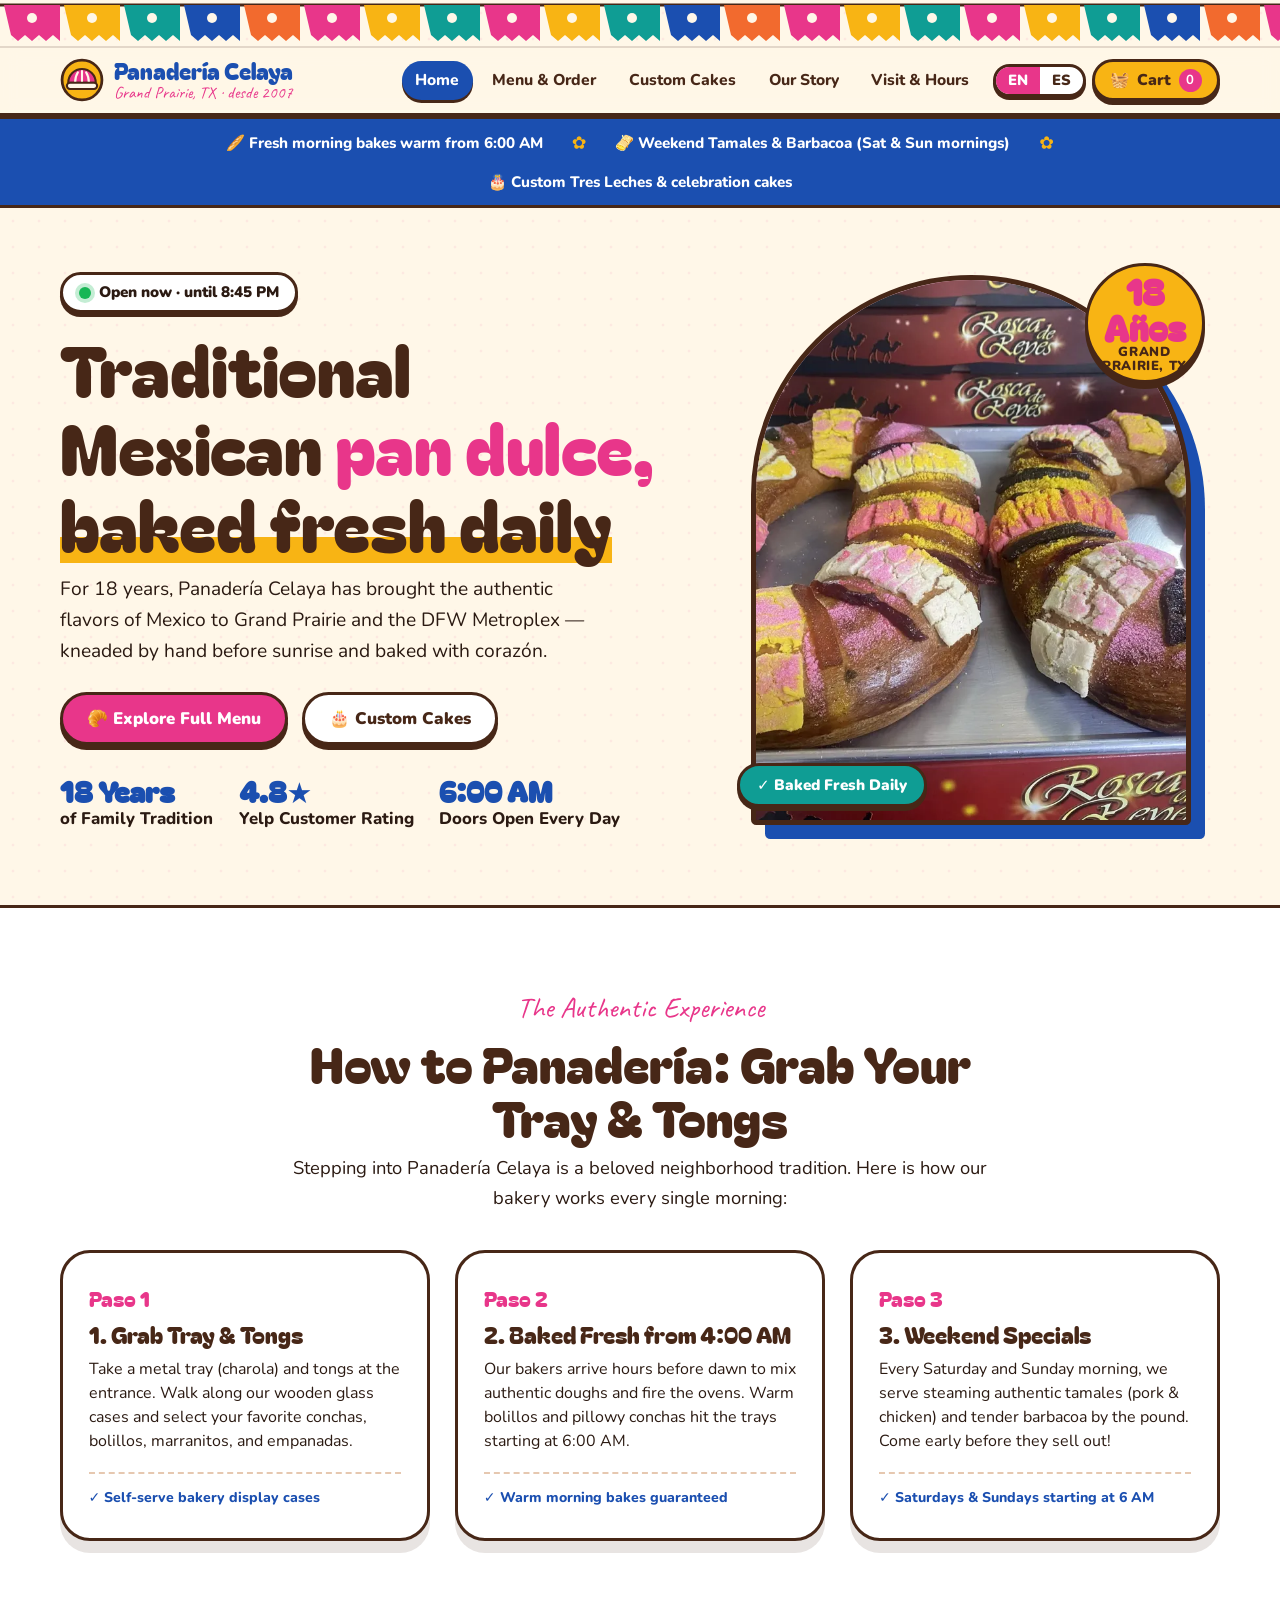
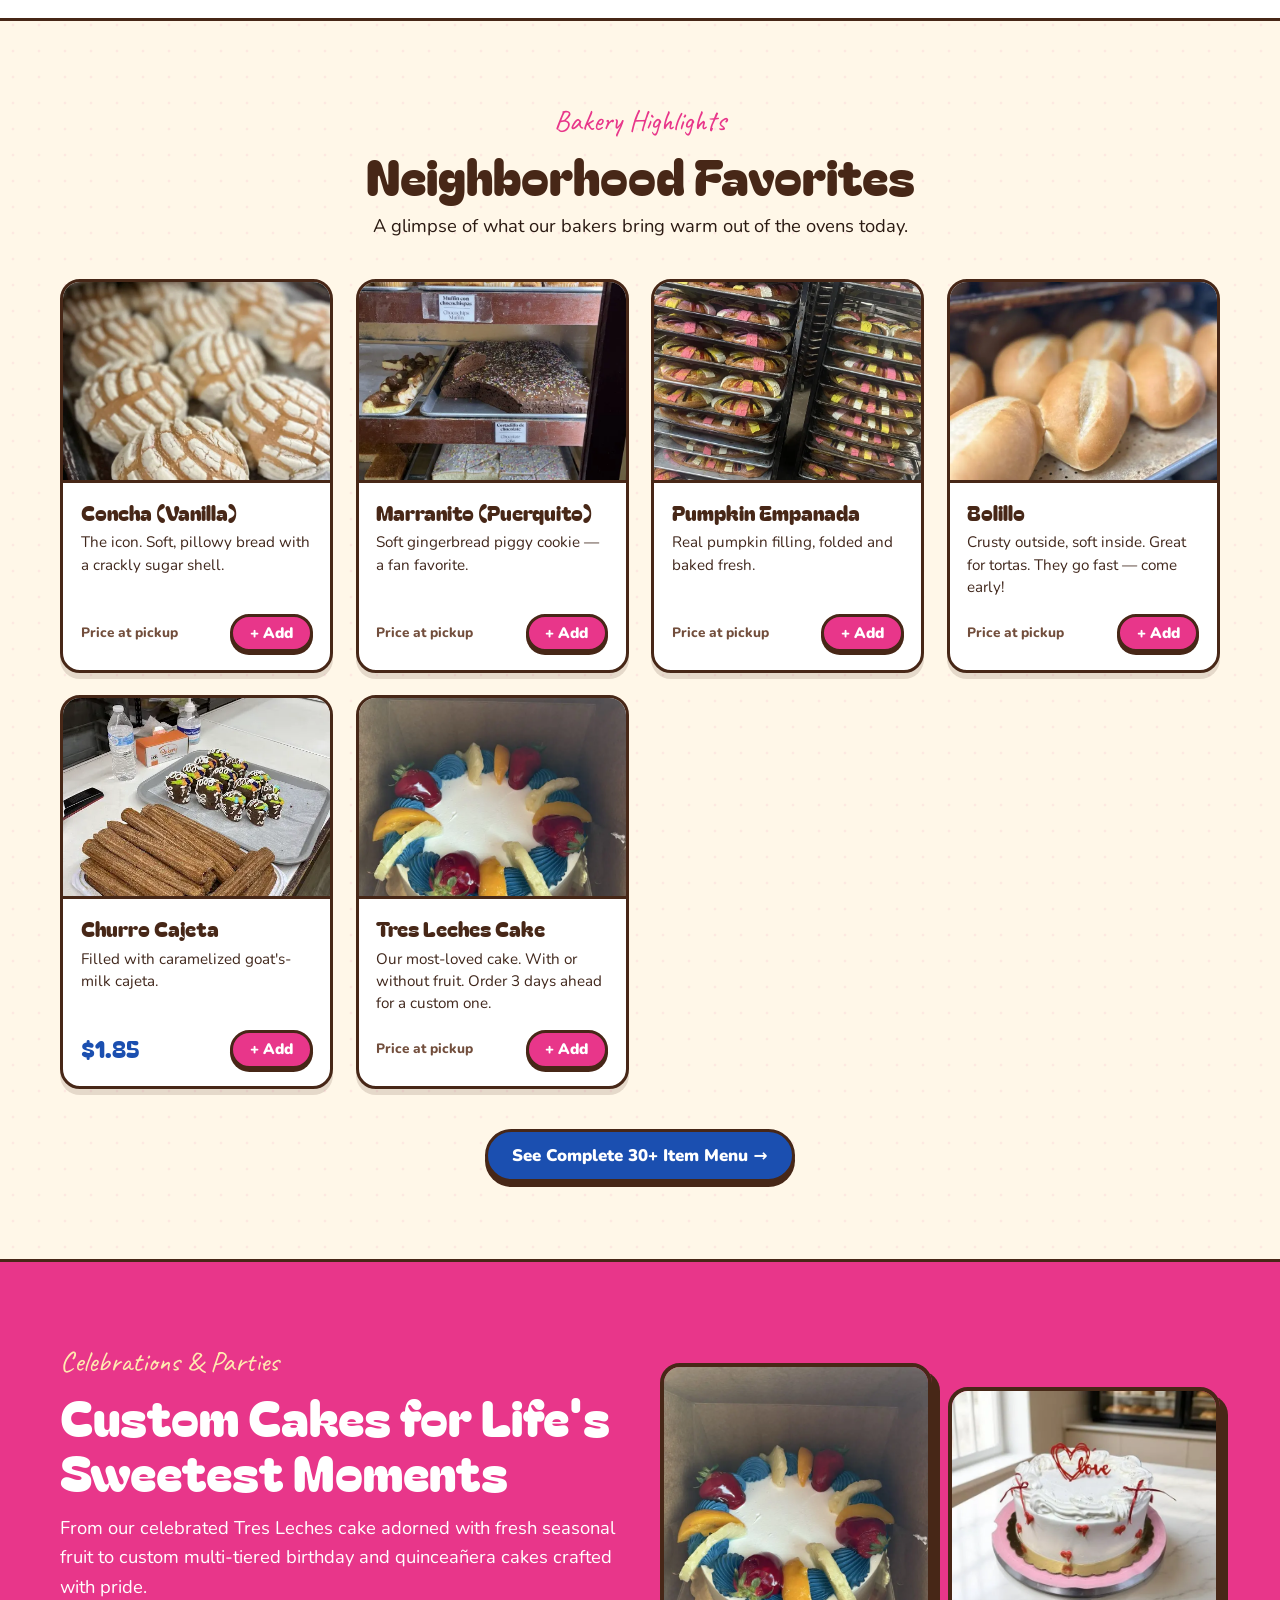
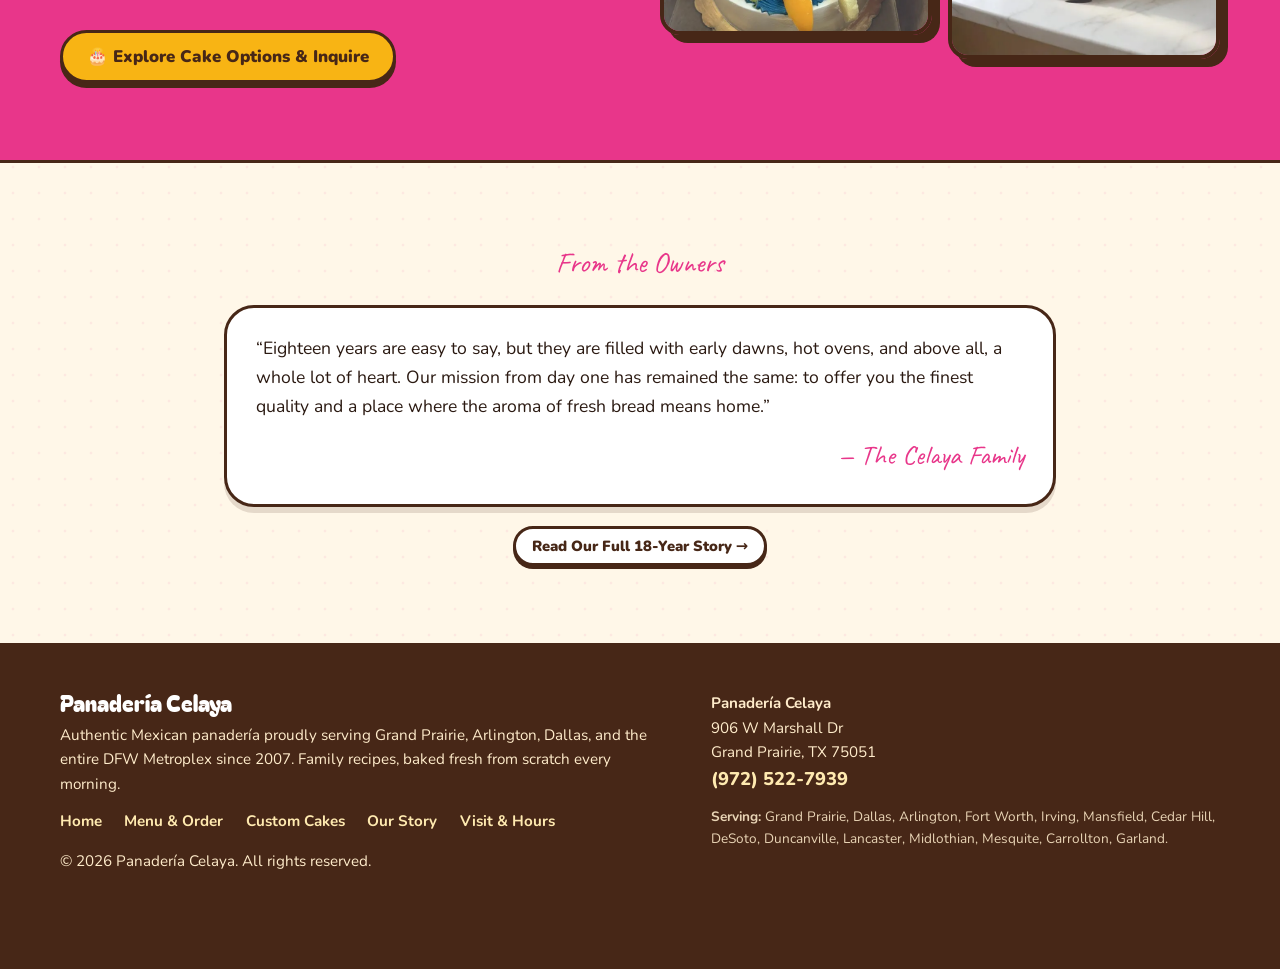
<file: index.html>
<!doctype html>
<html lang="en">
<head>
<meta charset="utf-8">
<meta name="viewport" content="width=device-width,initial-scale=1">
<title>Panaderia Celaya | Authentic Mexican Bakery in Grand Prairie &amp; DFW</title>
<meta name="description" content="Fresh-baked Mexican pan dulce, conchas, bolillos, churros &amp; tres leches cakes in Grand Prairie, TX. 18 years of artisan baking. Order online for pickup.">
<meta name="keywords" content="panaderia celaya, mexican bakery grand prairie, pan dulce dallas, conchas dallas, bolillos dfw, tres leches cake grand prairie, bakery near me">
<meta name="robots" content="index,follow,max-image-preview:large,max-snippet:-1,max-video-preview:-1">
<meta name="author" content="Panadería Celaya">
<meta name="theme-color" content="#1b4fb0">
<link rel="canonical" href="https://www.panaderiacelaya.com/">
<link rel="alternate" hreflang="en" href="https://www.panaderiacelaya.com/">
<link rel="alternate" hreflang="es" href="https://www.panaderiacelaya.com/es/">
<link rel="alternate" hreflang="x-default" href="https://www.panaderiacelaya.com/">
<!-- Local Geographic SEO -->
<meta name="geo.region" content="US-TX">
<meta name="geo.placename" content="Grand Prairie">
<meta name="geo.position" content="32.7459;-96.9978">
<meta name="ICBM" content="32.7459, -96.9978">
<meta name="format-detection" content="telephone=yes">
<!-- Open Graph & Social -->
<meta property="og:type" content="restaurant.restaurant">
<meta property="og:site_name" content="Panadería Celaya">
<meta property="og:title" content="Panaderia Celaya | Authentic Mexican Bakery in Grand Prairie &amp; DFW">
<meta property="og:description" content="Fresh-baked Mexican pan dulce, conchas, bolillos, churros &amp; tres leches cakes in Grand Prairie, TX. 18 years of artisan baking. Order online for pickup.">
<meta property="og:url" content="https://www.panaderiacelaya.com/">
<meta property="og:locale" content="en_US">
<meta property="og:locale:alternate" content="es_US">
<meta property="og:image" content="https://www.panaderiacelaya.com/assets/og-cover.jpg">
<meta property="og:image:width" content="1200">
<meta property="og:image:height" content="630">
<meta property="og:image:alt" content="Panadería Celaya Pan Dulce y Pasteles en Grand Prairie, Texas">
<meta property="restaurant:contact_info:street_address" content="906 W Marshall Dr">
<meta property="restaurant:contact_info:locality" content="Grand Prairie">
<meta property="restaurant:contact_info:region" content="TX">
<meta property="restaurant:contact_info:postal_code" content="75051">
<meta property="restaurant:contact_info:phone_number" content="+1-972-522-7939">
<meta name="twitter:card" content="summary_large_image">
<meta name="twitter:title" content="Panaderia Celaya | Authentic Mexican Bakery in Grand Prairie &amp; DFW">
<meta name="twitter:description" content="Fresh-baked Mexican pan dulce, conchas, bolillos, churros &amp; tres leches cakes in Grand Prairie, TX. 18 years of artisan baking. Order online for pickup.">
<meta name="twitter:image" content="https://www.panaderiacelaya.com/assets/og-cover.jpg">
<link rel="icon" href="./favicon.svg" type="image/svg+xml">
<link rel="manifest" href="./manifest.webmanifest">
<link rel="preconnect" href="https://fonts.googleapis.com">
<link rel="preconnect" href="https://fonts.gstatic.com" crossorigin>
<link href="https://fonts.googleapis.com/css2?family=Bagel+Fat+One&family=Caveat:wght@600&family=Nunito:wght@400;700;800;900&display=swap" rel="stylesheet">
<link rel="stylesheet" href="./assets/styles.css">
<script type="application/ld+json">{"@context": "https://schema.org", "@graph": [{"@type": ["Bakery", "LocalBusiness", "FoodEstablishment"], "@id": "https://www.panaderiacelaya.com/#bakery", "name": "Panaderia Celaya", "alternateName": ["Panadería Celaya", "Panaderia Celaya Grand Prairie"], "description": "Fresh-baked Mexican pan dulce, conchas, bolillos, churros & tres leches cakes in Grand Prairie, TX. 18 years of artisan baking. Order online for pickup.", "url": "https://www.panaderiacelaya.com/", "telephone": "+1-972-522-7939", "priceRange": "$", "servesCuisine": ["Mexican", "Bakery", "Pan Dulce"], "foundingDate": "2007", "address": {"@type": "PostalAddress", "streetAddress": "906 W Marshall Dr", "addressLocality": "Grand Prairie", "addressRegion": "TX", "postalCode": "75051", "addressCountry": "US"}, "openingHoursSpecification": [{"@type": "OpeningHoursSpecification", "dayOfWeek": ["Monday", "Tuesday", "Wednesday", "Thursday", "Friday", "Saturday", "Sunday"], "opens": "06:00", "closes": "20:45"}], "paymentAccepted": "Cash, Credit Card, Debit Card, NFC Mobile Payments", "areaServed": [{"@type": "City", "name": "Grand Prairie, TX"}, {"@type": "City", "name": "Dallas, TX"}, {"@type": "City", "name": "Arlington, TX"}, {"@type": "City", "name": "Fort Worth, TX"}, {"@type": "City", "name": "Irving, TX"}, {"@type": "City", "name": "Mansfield, TX"}, {"@type": "City", "name": "Cedar Hill, TX"}, {"@type": "City", "name": "DeSoto, TX"}, {"@type": "City", "name": "Duncanville, TX"}, {"@type": "City", "name": "Lancaster, TX"}, {"@type": "City", "name": "Midlothian, TX"}, {"@type": "City", "name": "Mesquite, TX"}, {"@type": "City", "name": "Carrollton, TX"}, {"@type": "City", "name": "Garland, TX"}]}, {"@type": "WebSite", "@id": "https://www.panaderiacelaya.com/#website", "url": "https://www.panaderiacelaya.com/", "name": "Panaderia Celaya", "inLanguage": ["en", "es"]}]}</script>
</head>
<body>
<a class="skip" href="#mainContent">Skip to main content</a>
<div class="picado" aria-hidden="true"></div>
<header class="top">
  <div class="wrap">
    <a class="logo" href="./" aria-label="Panadería Celaya Inicio">
      <svg viewBox="0 0 64 64" aria-hidden="true"><circle cx="32" cy="32" r="29" fill="#f8b414" stroke="#472717" stroke-width="4"/><path d="M12 36a20 20 0 0 1 40 0z" fill="#e8368a" stroke="#472717" stroke-width="3"/><path d="M22 36c0-8 2-12 4-15M32 36V19M42 36c0-8-2-12-4-15" stroke="#fff7e8" stroke-width="3" fill="none" stroke-linecap="round"/><rect x="10" y="36" width="44" height="9" rx="4.5" fill="#fff7e8" stroke="#472717" stroke-width="3"/></svg>
      <span>Panadería Celaya<small>Grand Prairie, TX · desde 2007</small></span>
    </a>
    <nav class="main" aria-label="Navigation">
      <a class="nav-link active" href="./">Home</a>
      <a class="nav-link" href="menu/">Menu & Order</a>
      <a class="nav-link" href="cakes/">Custom Cakes</a>
      <a class="nav-link" href="about/">Our Story</a>
      <a class="nav-link" href="visit/">Visit & Hours</a>
      <div class="lang" role="group" aria-label="Language selection"><span aria-current="true">EN</span><a href="es/" hreflang="es" lang="es" title="Cambiar a Español">ES</a></div>
      <button class="cart-btn" type="button" data-open-cart aria-label="Cart">
        🧺 <span class="t">Cart</span> <b class="cart-count">0</b>
      </button>
      <button class="nav-toggle" id="navToggle" type="button" aria-expanded="false" aria-controls="mobileDrawer" aria-label="Toggle menu">☰</button>
    </nav>
  </div>
  <div class="mobile-drawer" id="mobileDrawer">
    <a class="active" href="./">Home</a>
    <a class="" href="menu/">Menu & Order</a>
    <a class="" href="cakes/">Custom Cakes</a>
    <a class="" href="about/">Our Story</a>
    <a class="" href="visit/">Visit & Hours</a>
  </div>
</header>

<div class="bulletin-bar" role="region" aria-label="Bakery Announcements">
  <div class="wrap">
    <span>🥖 Fresh morning bakes warm from 6:00 AM</span>
    <span class="dot-sep" aria-hidden="true">✿</span>
    <span>🫔 Weekend Tamales & Barbacoa (Sat & Sun mornings)</span>
    <span class="dot-sep" aria-hidden="true">✿</span>
    <span>🎂 Custom Tres Leches & celebration cakes</span>
  </div>
</div>

<main id="mainContent">

<section class="hero">
  <div class="wrap">
    <div>
      <span class="pill" id="openPill"><span class="dot"></span><span class="txt">Hours: 6:00 AM – 8:45 PM</span></span>
      <h1>Traditional Mexican <em>pan dulce,</em><br><span class="u">baked fresh daily</span></h1>
      <p class="lead">For 18 years, Panadería Celaya has brought the authentic flavors of Mexico to Grand Prairie and the DFW Metroplex — kneaded by hand before sunrise and baked with corazón.</p>
      <div class="cta-group">
        <a class="btn" href="menu/">🥐 Explore Full Menu</a>
        <a class="btn alt" href="cakes/">🎂 Custom Cakes</a>
      </div>
      <div class="hero-stats">
        <div><strong>18 Years</strong><span>of Family Tradition</span></div>
        <div><strong>4.8★</strong><span>Yelp Customer Rating</span></div>
        <div><strong>6:00 AM</strong><span>Doors Open Every Day</span></div>
      </div>
    </div>
    <div class="hero-visual">
      <div class="hero-frame">
        <img src="./assets/img/rosca.webp" alt="Colorful Rosca de Reyes at Panaderia Celaya" width="440" height="550" fetchpriority="high">
      </div>
      <div class="artisan-seal">
        <strong>18 Años</strong>
        <span>Grand Prairie, TX</span>
      </div>
      <div class="fresh-tag">✓ Baked Fresh Daily</div>
    </div>
  </div>
</section>

<section style="background: var(--white); border-block: 3px solid var(--choc);">
  <div class="wrap">
    <div class="sec-head">
      <span class="eyebrow">The Authentic Experience</span>
      <h2>How to Panadería: Grab Your Tray & Tongs</h2>
      <p>Stepping into Panadería Celaya is a beloved neighborhood tradition. Here is how our bakery works every single morning:</p>
    </div>
    <div class="ritual-grid">
      <div class="ritual-card">
        <div class="step-num">Paso 1</div>
        <h3>1. Grab Tray & Tongs</h3>
        <p>Take a metal tray (charola) and tongs at the entrance. Walk along our wooden glass cases and select your favorite conchas, bolillos, marranitos, and empanadas.</p>
        <div class="card-footer">✓ Self-serve bakery display cases</div>
      </div>
      <div class="ritual-card">
        <div class="step-num">Paso 2</div>
        <h3>2. Baked Fresh from 4:00 AM</h3>
        <p>Our bakers arrive hours before dawn to mix authentic doughs and fire the ovens. Warm bolillos and pillowy conchas hit the trays starting at 6:00 AM.</p>
        <div class="card-footer">✓ Warm morning bakes guaranteed</div>
      </div>
      <div class="ritual-card">
        <div class="step-num">Paso 3</div>
        <h3>3. Weekend Specials</h3>
        <p>Every Saturday and Sunday morning, we serve steaming authentic tamales (pork & chicken) and tender barbacoa by the pound. Come early before they sell out!</p>
        <div class="card-footer">✓ Saturdays & Sundays starting at 6 AM</div>
      </div>
    </div>
  </div>
</section>

<section>
  <div class="wrap">
    <div class="sec-head">
      <span class="eyebrow">Bakery Highlights</span>
      <h2>Neighborhood Favorites</h2>
      <p>A glimpse of what our bakers bring warm out of the ovens today.</p>
    </div>
    <div class="item-grid"><article class="item" data-id="concha-v"><div class="ph"><img src="./assets/img/conchas-rack.webp" alt="Concha (Vanilla) — Panadería Celaya Grand Prairie TX" loading="lazy" width="400" height="300"></div><div class="bd"><h4>Concha (Vanilla)</h4><p>The icon. Soft, pillowy bread with a crackly sugar shell.</p><div class="row"><span class="price ask">Price at pickup</span><button class="add" type="button">+ Add</button><span class="step"><button type="button" data-d="-1" aria-label="Remove one">–</button><output>0</output><button type="button" data-d="1" aria-label="Add one">+</button></span></div></div></article><article class="item" data-id="marranito"><div class="ph"><img src="./assets/img/case.webp" alt="Marranito (Puerquito) — Panadería Celaya Grand Prairie TX" loading="lazy" width="400" height="300"></div><div class="bd"><h4>Marranito (Puerquito)</h4><p>Soft gingerbread piggy cookie — a fan favorite.</p><div class="row"><span class="price ask">Price at pickup</span><button class="add" type="button">+ Add</button><span class="step"><button type="button" data-d="-1" aria-label="Remove one">–</button><output>0</output><button type="button" data-d="1" aria-label="Add one">+</button></span></div></div></article><article class="item" data-id="empanada"><div class="ph"><img src="./assets/img/rack-color.webp" alt="Pumpkin Empanada — Panadería Celaya Grand Prairie TX" loading="lazy" width="400" height="300"></div><div class="bd"><h4>Pumpkin Empanada</h4><p>Real pumpkin filling, folded and baked fresh.</p><div class="row"><span class="price ask">Price at pickup</span><button class="add" type="button">+ Add</button><span class="step"><button type="button" data-d="-1" aria-label="Remove one">–</button><output>0</output><button type="button" data-d="1" aria-label="Add one">+</button></span></div></div></article><article class="item" data-id="bolillo"><div class="ph"><img src="./assets/img/bolillos.webp" alt="Bolillo — Panadería Celaya Grand Prairie TX" loading="lazy" width="400" height="300"></div><div class="bd"><h4>Bolillo</h4><p>Crusty outside, soft inside. Great for tortas. They go fast — come early!</p><div class="row"><span class="price ask">Price at pickup</span><button class="add" type="button">+ Add</button><span class="step"><button type="button" data-d="-1" aria-label="Remove one">–</button><output>0</output><button type="button" data-d="1" aria-label="Add one">+</button></span></div></div></article><article class="item" data-id="churro-c"><div class="ph"><img src="./assets/img/churros.webp" alt="Churro Cajeta — Panadería Celaya Grand Prairie TX" loading="lazy" width="400" height="300"></div><div class="bd"><h4>Churro Cajeta</h4><p>Filled with caramelized goat&#x27;s-milk cajeta.</p><div class="row"><span class="price">$1.85</span><button class="add" type="button">+ Add</button><span class="step"><button type="button" data-d="-1" aria-label="Remove one">–</button><output>0</output><button type="button" data-d="1" aria-label="Add one">+</button></span></div></div></article><article class="item" data-id="tres-leches"><div class="ph"><img src="./assets/img/cake-fruit.webp" alt="Tres Leches Cake — Panadería Celaya Grand Prairie TX" loading="lazy" width="400" height="300"></div><div class="bd"><h4>Tres Leches Cake</h4><p>Our most-loved cake. With or without fruit. Order 3 days ahead for a custom one.</p><div class="row"><span class="price ask">Price at pickup</span><button class="add" type="button">+ Add</button><span class="step"><button type="button" data-d="-1" aria-label="Remove one">–</button><output>0</output><button type="button" data-d="1" aria-label="Add one">+</button></span></div></div></article></div>
    <div style="text-align: center; margin-top: 2.5rem;">
      <a class="btn blue" href="menu/">See Complete 30+ Item Menu →</a>
    </div>
  </div>
</section>

<section style="background: var(--pink); color: #fff; border-block: 3px solid var(--choc);">
  <div class="wrap" style="display: grid; grid-template-columns: 1fr 1fr; gap: 2.5rem; align-items: center;">
    <div>
      <span class="eyebrow" style="color: var(--marigold-l);">Celebrations & Parties</span>
      <h2 style="color: #fff;">Custom Cakes for Life's Sweetest Moments</h2>
      <p style="font-size: 1.15rem; margin: 1rem 0 1.8rem; line-height: 1.6;">From our celebrated Tres Leches cake adorned with fresh seasonal fruit to custom multi-tiered birthday and quinceañera cakes crafted with pride.</p>
      <a class="btn yel" href="cakes/">🎂 Explore Cake Options & Inquire</a>
    </div>
    <div style="display: grid; grid-template-columns: 1fr 1fr; gap: 1rem;">
      <img src="./assets/img/cake-fruit.webp" alt="Pastel de tres leches con fruta fresca" style="border: 4px solid var(--choc); border-radius: var(--r); aspect-ratio: 1; object-fit: cover; box-shadow: 8px 8px 0 var(--choc);">
      <img src="./assets/img/cake-love.webp" alt="Pastel de corazón artesanal" style="border: 4px solid var(--choc); border-radius: var(--r); aspect-ratio: 1; object-fit: cover; box-shadow: 8px 8px 0 var(--choc); margin-top: 1.5rem;">
    </div>
  </div>
</section>

<section>
  <div class="wrap" style="max-width: 52rem; text-align: center;">
    <span class="eyebrow">From the Owners</span>
    <blockquote class="story-quote" style="text-align: left; margin: 1.2rem 0;">
      <p>“Eighteen years are easy to say, but they are filled with early dawns, hot ovens, and above all, a whole lot of heart. Our mission from day one has remained the same: to offer you the finest quality and a place where the aroma of fresh bread means home.”</p>
      <div class="sign" style="text-align: right;">— The Celaya Family</div>
    </blockquote>
    <a class="btn sm alt" href="about/">Read Our Full 18-Year Story →</a>
  </div>
</section>

</main>

<footer>
  <div class="wrap">
    <div>
      <h3>Panadería Celaya</h3>
      <p>Authentic Mexican panadería proudly serving Grand Prairie, Arlington, Dallas, and the entire DFW Metroplex since 2007. Family recipes, baked fresh from scratch every morning.</p>
      <div class="footer-links">
        <a href="./">Home</a>
        <a href="menu/">Menu & Order</a>
        <a href="cakes/">Custom Cakes</a>
        <a href="about/">Our Story</a>
        <a href="visit/">Visit & Hours</a>
      </div>
      <p style="margin-top: 1rem;">© <span id="yr">2026</span> Panadería Celaya. All rights reserved.</p>
    </div>
    <div>
      <address style="font-style: normal; line-height: 1.6;">
        <strong>Panadería Celaya</strong><br>
        906 W Marshall Dr<br>
        Grand Prairie, TX 75051<br>
        <a href="tel:+19725227939" style="font-size: 1.15rem; font-weight: 800;">(972) 522-7939</a>
      </address>
      <p class="cities"><strong>Serving:</strong> Grand Prairie, Dallas, Arlington, Fort Worth, Irving, Mansfield, Cedar Hill, DeSoto, Duncanville, Lancaster, Midlothian, Mesquite, Carrollton, Garland.</p>
    </div>
  </div>
</footer>

<div class="mbar">
  <a class="btn alt" href="tel:+19725227939">📞 Call</a>
  <button class="btn" type="button" data-open-cart>
    🧺 Order <b class="cart-count" style="background: var(--marigold); color: var(--choc); border-radius: 99px; padding: 0 0.5rem; margin-left: 0.3rem;">0</b>
  </button>
</div>

<!-- Persistent Cart Drawer -->
<div class="scrim" id="scrim"></div>
<aside class="drawer" id="drawer" role="dialog" aria-modal="true" aria-labelledby="dh" aria-hidden="true">
  <header>
    <h2 id="dh">🧺 Your Order</h2>
    <button class="x" id="drawerClose" type="button" aria-label="Close">✕</button>
  </header>
  <div class="dbody">
    <div id="cartView">
      <div id="cartLines"></div>
      <form class="order" id="orderForm" novalidate hidden>
        <label>Your name<input id="f-name" autocomplete="name" required><span class="err" id="e-name" role="alert"></span></label>
        <label>Phone number<input id="f-phone" type="tel" inputmode="tel" autocomplete="tel" placeholder="(972) 555-0123" required><span class="err" id="e-phone" role="alert"></span></label>
        <div class="two">
          <label>Pickup date<input id="f-date" type="date" required><span class="err" id="e-date" role="alert"></span></label>
          <label>Pickup time<select id="f-time"></select></label>
        </div>
        <p class="fine" id="cakeNote" hidden>🎂 Custom decorated cakes require at least 3 days advance notice.</p>
        <div class="cakebox" id="cakeBox">
          <strong>🎂 Custom Cake Request</strong>
          <label>Size / Servings<input id="f-size" placeholder="e.g. 1/2 sheet, 30 people, 10-inch round"></label>
          <label>Flavor & filling<input id="f-flavor" placeholder="e.g. Tres leches with fresh strawberries"></label>
          <label>Inscription on cake<input id="f-msg" placeholder="e.g. ¡Feliz Cumpleaños Mamá!"></label>
        </div>
        <label>Special notes (optional)<textarea id="f-notes" rows="2" placeholder="Allergies, extra candles, packaging preferences..."></textarea></label>
        <button class="btn" type="submit">Send Order to Bakery</button>
        <p class="fine">No payment charged online. We confirm your order and total by phone or text; pay at pickup.</p>
      </form>
    </div>
    <div id="doneView" class="done" hidden>
      <div class="big">🎉</div>
      <h3>¡Casi Listo!</h3>
      <p>Your order summary is ready! Send it directly to the bakery via SMS text or give us a quick phone call.</p>
      <p class="fine" id="sentOk" hidden>✅ Your order notification was also transmitted to our bakery staff.</p>
      <pre id="doneMsg"></pre>
      <div class="btns">
        <a class="btn" id="smsBtn" href="#">💬 Text Order via SMS</a>
        <a class="btn blue" id="callBtn" href="#">📞 Call to Confirm (972) 522-7939</a>
        <button class="btn alt sm" id="copyBtn" type="button">📋 Copy Summary</button>
        <button class="btn alt sm" id="clearBtn" type="button">Start New Order</button>
      </div>
    </div>
  </div>
</aside>

<div class="toast" id="toast" role="status" aria-live="polite"></div>
<script>
  window.CELAYA = {"lang": "en", "items": {"concha-v": {"name": "Concha (Vanilla)", "price": null, "cake": false}, "concha-c": {"name": "Concha (Chocolate)", "price": null, "cake": false}, "cuernito": {"name": "Cuernito", "price": null, "cake": false}, "durazno": {"name": "Durazno", "price": null, "cake": false}, "marranito": {"name": "Marranito (Puerquito)", "price": null, "cake": false}, "empanada": {"name": "Pumpkin Empanada", "price": null, "cake": false}, "cortadillo": {"name": "Cortadillo", "price": null, "cake": false}, "bunuelo": {"name": "Buñuelo", "price": null, "cake": false}, "quesadilla": {"name": "Quesadilla de Atole", "price": null, "cake": false}, "rosca": {"name": "Rosca de Reyes", "price": null, "cake": false}, "bolillo": {"name": "Bolillo", "price": null, "cake": false}, "tamal-p": {"name": "Tamales (Pork)", "price": null, "cake": false}, "tamal-c": {"name": "Tamales (Chicken)", "price": null, "cake": false}, "barbacoa": {"name": "Barbacoa", "price": null, "cake": false}, "churro-c": {"name": "Churro Cajeta", "price": 1.85, "cake": false}, "churro-p": {"name": "Churro (Plain)", "price": 1, "cake": false}, "donut-s": {"name": "Donut (Sugar)", "price": 0.65, "cake": false}, "donut-c": {"name": "Donut (Chocolate)", "price": 0.75, "cake": false}, "tres-leches": {"name": "Tres Leches Cake", "price": null, "cake": true}, "birthday": {"name": "Birthday / Custom Cake", "price": null, "cake": true}, "carrot": {"name": "Carrot Cake", "price": null, "cake": true}, "cheese": {"name": "Cheesecake Slice", "price": 1.5, "cake": false}, "cheese-f": {"name": "Cheesecake con Fresa", "price": 1.5, "cake": false}, "flan": {"name": "Flan", "price": null, "cake": false}, "gelatina": {"name": "Gelatina", "price": null, "cake": false}, "pudin": {"name": "Pudín", "price": null, "cake": false}, "cup-chino": {"name": "Cupcake Chino", "price": 0.85, "cake": false}, "cup": {"name": "Cupcake", "price": 0.65, "cake": false}, "bisc": {"name": "Biscuit", "price": 0.75, "cake": false}, "bisc-t": {"name": "Wheat Biscuit (Trigo)", "price": 0.75, "cake": false}}, "t": {"emptyT": "Your basket is empty", "emptyP": "Add pan dulce from the menu — ¡antójate!", "less": "Remove one", "more": "Add one", "priceAtPickup": "price at pickup", "subtotal": "Subtotal", "fineUnknown": "Some items are priced in-store; we'll confirm your total.", "fineKnown": "Pay at pickup. Taxes may apply.", "added": "Added to your order! 🥐", "msgHead": "🥐 NEW PICKUP ORDER — Panaderia Celaya", "lblSub": "Subtotal", "lblName": "Name", "lblPhone": "Phone", "lblPickup": "Pickup", "lblCake": "Cake", "lblNotes": "Notes", "eName": "Please enter your name.", "ePhone": "Enter a 10-digit phone number.", "eDate": "Pick a pickup date.", "eCake": "Custom cakes need 3 days' notice.", "copied": "Order copied!", "copyFail": "Select & copy the text", "openNow": "Open now · until 8:45 PM", "closedNow": "Closed now · opens 6 AM"}, "phoneRaw": "+19725227939", "endpoint": ""};
  document.getElementById("yr").textContent = new Date().getFullYear();
</script>
<script src="./assets/app.js" defer></script>
</body>
</html>
</file>
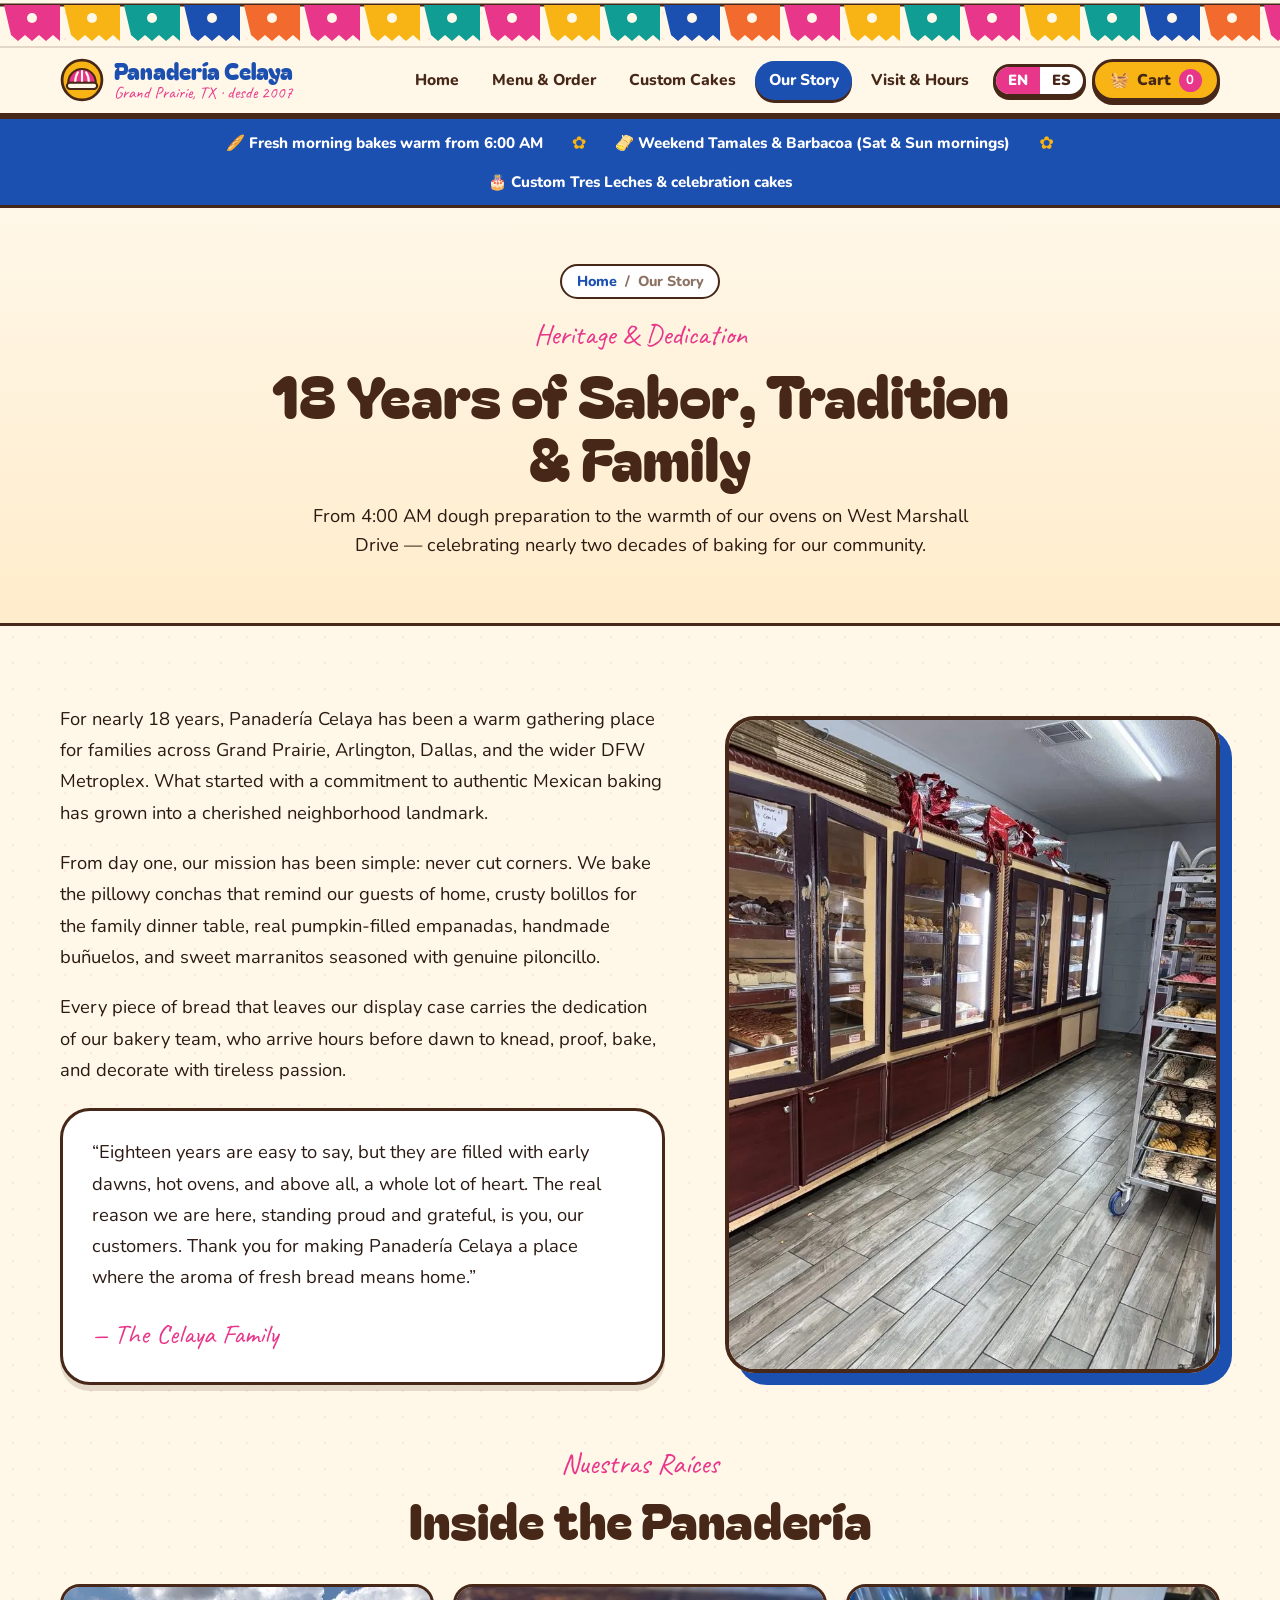
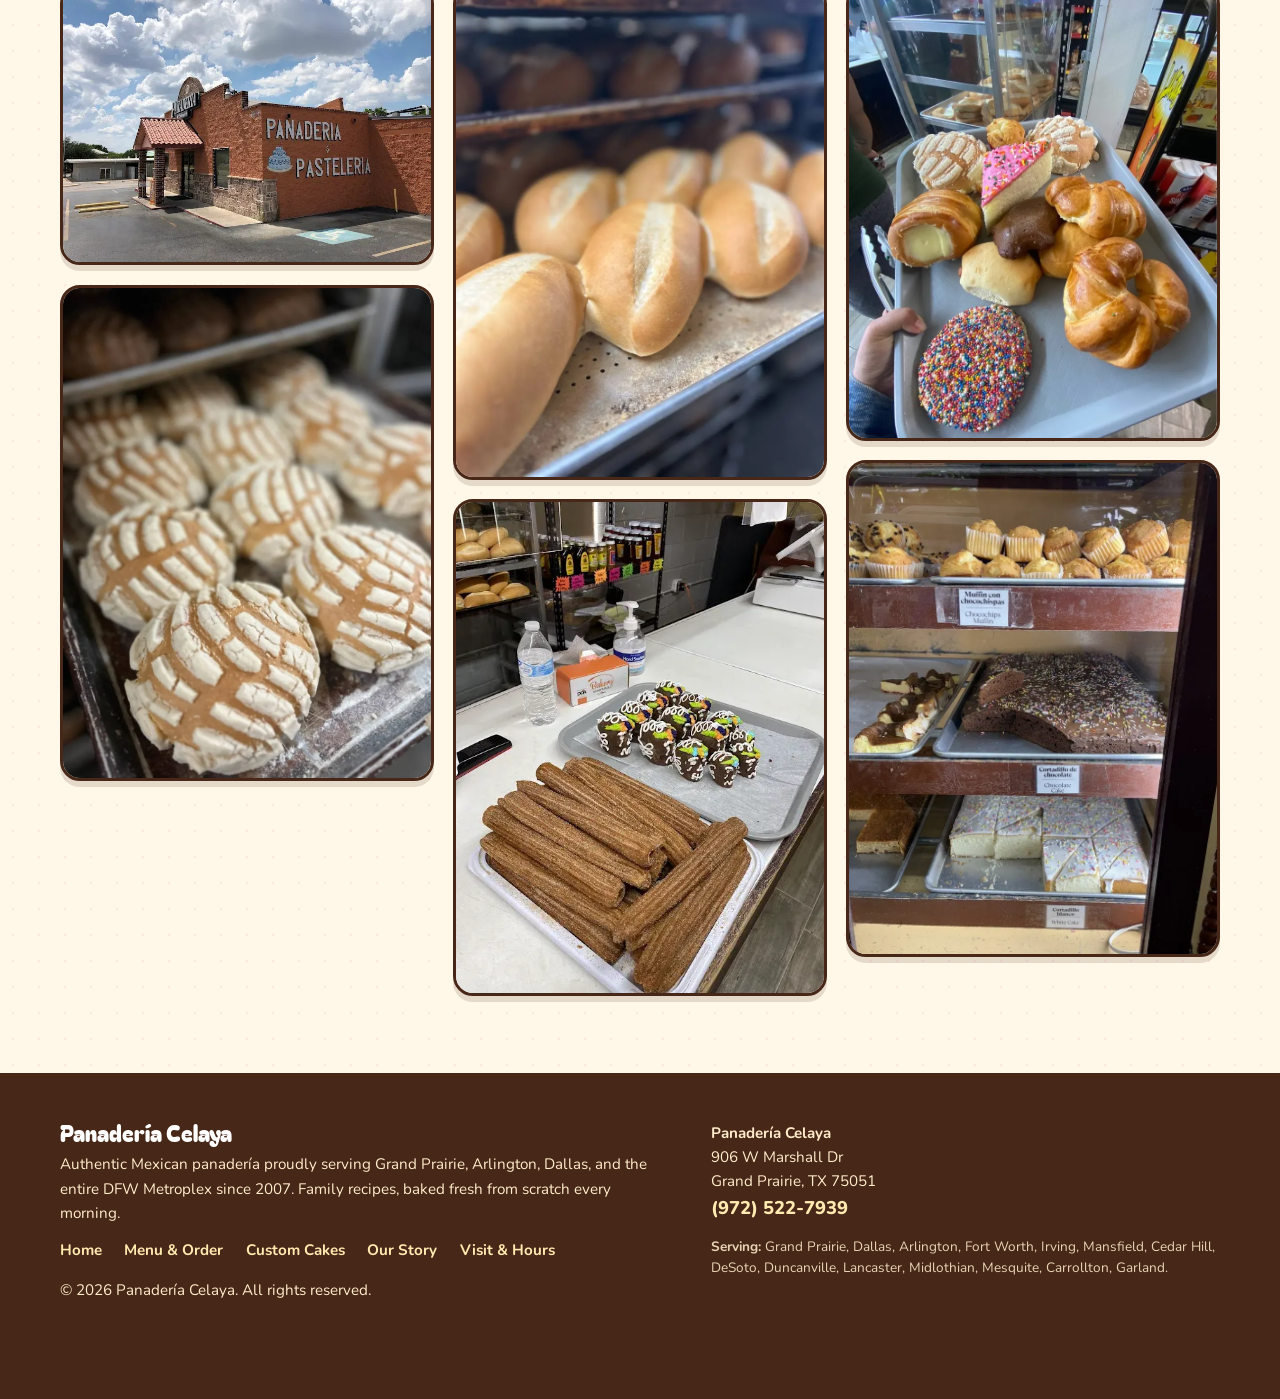
<file: about/index.html>
<!doctype html>
<html lang="en">
<head>
<meta charset="utf-8">
<meta name="viewport" content="width=device-width,initial-scale=1">
<title>Our Story &amp; 18 Years of Tradition | Panadería Celaya Grand Prairie</title>
<meta name="description" content="Since 2007, Panadería Celaya has crafted authentic Mexican sweet bread from scratch in Grand Prairie, TX. Read about our 18-year baking heritage.">
<meta name="keywords" content="about panaderia celaya, history panaderia celaya, grand prairie mexican bakery tradition, authentic pan dulce dallas">
<meta name="robots" content="index,follow,max-image-preview:large,max-snippet:-1,max-video-preview:-1">
<meta name="author" content="Panadería Celaya">
<meta name="theme-color" content="#1b4fb0">
<link rel="canonical" href="https://www.panaderiacelaya.com/about/">
<link rel="alternate" hreflang="en" href="https://www.panaderiacelaya.com/about/">
<link rel="alternate" hreflang="es" href="https://www.panaderiacelaya.com/es/about/">
<link rel="alternate" hreflang="x-default" href="https://www.panaderiacelaya.com/">
<!-- Local Geographic SEO -->
<meta name="geo.region" content="US-TX">
<meta name="geo.placename" content="Grand Prairie">
<meta name="geo.position" content="32.7459;-96.9978">
<meta name="ICBM" content="32.7459, -96.9978">
<meta name="format-detection" content="telephone=yes">
<!-- Open Graph & Social -->
<meta property="og:type" content="restaurant.restaurant">
<meta property="og:site_name" content="Panadería Celaya">
<meta property="og:title" content="Our Story &amp; 18 Years of Tradition | Panadería Celaya Grand Prairie">
<meta property="og:description" content="Since 2007, Panadería Celaya has crafted authentic Mexican sweet bread from scratch in Grand Prairie, TX. Read about our 18-year baking heritage.">
<meta property="og:url" content="https://www.panaderiacelaya.com/about/">
<meta property="og:locale" content="en_US">
<meta property="og:locale:alternate" content="es_US">
<meta property="og:image" content="https://www.panaderiacelaya.com/assets/og-cover.jpg">
<meta property="og:image:width" content="1200">
<meta property="og:image:height" content="630">
<meta property="og:image:alt" content="Panadería Celaya Pan Dulce y Pasteles en Grand Prairie, Texas">
<meta property="restaurant:contact_info:street_address" content="906 W Marshall Dr">
<meta property="restaurant:contact_info:locality" content="Grand Prairie">
<meta property="restaurant:contact_info:region" content="TX">
<meta property="restaurant:contact_info:postal_code" content="75051">
<meta property="restaurant:contact_info:phone_number" content="+1-972-522-7939">
<meta name="twitter:card" content="summary_large_image">
<meta name="twitter:title" content="Our Story &amp; 18 Years of Tradition | Panadería Celaya Grand Prairie">
<meta name="twitter:description" content="Since 2007, Panadería Celaya has crafted authentic Mexican sweet bread from scratch in Grand Prairie, TX. Read about our 18-year baking heritage.">
<meta name="twitter:image" content="https://www.panaderiacelaya.com/assets/og-cover.jpg">
<link rel="icon" href="../favicon.svg" type="image/svg+xml">
<link rel="manifest" href="../manifest.webmanifest">
<link rel="preconnect" href="https://fonts.googleapis.com">
<link rel="preconnect" href="https://fonts.gstatic.com" crossorigin>
<link href="https://fonts.googleapis.com/css2?family=Bagel+Fat+One&family=Caveat:wght@600&family=Nunito:wght@400;700;800;900&display=swap" rel="stylesheet">
<link rel="stylesheet" href="../assets/styles.css">
<script type="application/ld+json">{"@context": "https://schema.org", "@graph": [{"@type": "AboutPage", "@id": "https://www.panaderiacelaya.com/about/#about", "name": "About Panaderia Celaya", "description": "Since 2007, Panadería Celaya has crafted authentic Mexican sweet bread from scratch in Grand Prairie, TX. Read about our 18-year baking heritage.", "url": "https://www.panaderiacelaya.com/about/"}, {"@type": "BreadcrumbList", "itemListElement": [{"@type": "ListItem", "position": 1, "name": "Home", "item": "https://www.panaderiacelaya.com/"}, {"@type": "ListItem", "position": 2, "name": "About", "item": "https://www.panaderiacelaya.com/about/"}]}]}</script>
</head>
<body>
<a class="skip" href="#mainContent">Skip to main content</a>
<div class="picado" aria-hidden="true"></div>
<header class="top">
  <div class="wrap">
    <a class="logo" href="../" aria-label="Panadería Celaya Inicio">
      <svg viewBox="0 0 64 64" aria-hidden="true"><circle cx="32" cy="32" r="29" fill="#f8b414" stroke="#472717" stroke-width="4"/><path d="M12 36a20 20 0 0 1 40 0z" fill="#e8368a" stroke="#472717" stroke-width="3"/><path d="M22 36c0-8 2-12 4-15M32 36V19M42 36c0-8-2-12-4-15" stroke="#fff7e8" stroke-width="3" fill="none" stroke-linecap="round"/><rect x="10" y="36" width="44" height="9" rx="4.5" fill="#fff7e8" stroke="#472717" stroke-width="3"/></svg>
      <span>Panadería Celaya<small>Grand Prairie, TX · desde 2007</small></span>
    </a>
    <nav class="main" aria-label="Navigation">
      <a class="nav-link" href="../">Home</a>
      <a class="nav-link" href="../menu/">Menu & Order</a>
      <a class="nav-link" href="../cakes/">Custom Cakes</a>
      <a class="nav-link active" href="../about/">Our Story</a>
      <a class="nav-link" href="../visit/">Visit & Hours</a>
      <div class="lang" role="group" aria-label="Language selection"><span aria-current="true">EN</span><a href="../es/about/" hreflang="es" lang="es" title="Cambiar a Español">ES</a></div>
      <button class="cart-btn" type="button" data-open-cart aria-label="Cart">
        🧺 <span class="t">Cart</span> <b class="cart-count">0</b>
      </button>
      <button class="nav-toggle" id="navToggle" type="button" aria-expanded="false" aria-controls="mobileDrawer" aria-label="Toggle menu">☰</button>
    </nav>
  </div>
  <div class="mobile-drawer" id="mobileDrawer">
    <a class="" href="../">Home</a>
    <a class="" href="../menu/">Menu & Order</a>
    <a class="" href="../cakes/">Custom Cakes</a>
    <a class="active" href="../about/">Our Story</a>
    <a class="" href="../visit/">Visit & Hours</a>
  </div>
</header>

<div class="bulletin-bar" role="region" aria-label="Bakery Announcements">
  <div class="wrap">
    <span>🥖 Fresh morning bakes warm from 6:00 AM</span>
    <span class="dot-sep" aria-hidden="true">✿</span>
    <span>🫔 Weekend Tamales & Barbacoa (Sat & Sun mornings)</span>
    <span class="dot-sep" aria-hidden="true">✿</span>
    <span>🎂 Custom Tres Leches & celebration cakes</span>
  </div>
</div>

<main id="mainContent">

<div class="page-banner">
  <div class="wrap">
    <div class="breadcrumb">
      <a href="../">Home</a>
      <span>/</span>
      <span>Our Story</span>
    </div>
    <span class="eyebrow">Heritage & Dedication</span>
    <h1>18 Years of Sabor, Tradition & Family</h1>
    <p class="banner-desc">From 4:00 AM dough preparation to the warmth of our ovens on West Marshall Drive — celebrating nearly two decades of baking for our community.</p>
  </div>
</div>

<section>
  <div class="wrap">
    <div class="story-split">
      <div class="story-text">
        <p>For nearly 18 years, Panadería Celaya has been a warm gathering place for families across Grand Prairie, Arlington, Dallas, and the wider DFW Metroplex. What started with a commitment to authentic Mexican baking has grown into a cherished neighborhood landmark.</p>
        <p>From day one, our mission has been simple: never cut corners. We bake the pillowy conchas that remind our guests of home, crusty bolillos for the family dinner table, real pumpkin-filled empanadas, handmade buñuelos, and sweet marranitos seasoned with genuine piloncillo.</p>
        <p>Every piece of bread that leaves our display case carries the dedication of our bakery team, who arrive hours before dawn to knead, proof, bake, and decorate with tireless passion.</p>
        <blockquote class="story-quote">
          <p>“Eighteen years are easy to say, but they are filled with early dawns, hot ovens, and above all, a whole lot of heart. The real reason we are here, standing proud and grateful, is you, our customers. Thank you for making Panadería Celaya a place where the aroma of fresh bread means home.”</p>
          <div class="sign">— The Celaya Family</div>
        </blockquote>
      </div>
      <div>
        <img src="../assets/img/interior.webp" alt="Vitrinas de madera en Panadería Celaya" style="border: 4px solid var(--choc); border-radius: var(--r-lg); box-shadow: 12px 12px 0 var(--cobalt); width: 100%;">
      </div>
    </div>

    <div class="sec-head">
      <span class="eyebrow">Nuestras Raíces</span>
      <h2>Inside the Panadería</h2>
    </div>
    <div class="gallery-grid">
      <img src="../assets/img/storefront.webp" alt="Fachada exterior de Panadería Celaya en Grand Prairie" loading="lazy">
      <img src="../assets/img/conchas-rack.webp" alt="Charolas de conchas recién horneadas" loading="lazy">
      <img src="../assets/img/bolillos.webp" alt="Bolillos calientes en la charola" loading="lazy">
      <img src="../assets/img/churros.webp" alt="Churros frescos y antojitos" loading="lazy">
      <img src="../assets/img/tray.webp" alt="Charola surtida de pan dulce" loading="lazy">
      <img src="../assets/img/case.webp" alt="Vitrina de panadería tradicional" loading="lazy">
    </div>
  </div>
</section>

</main>

<footer>
  <div class="wrap">
    <div>
      <h3>Panadería Celaya</h3>
      <p>Authentic Mexican panadería proudly serving Grand Prairie, Arlington, Dallas, and the entire DFW Metroplex since 2007. Family recipes, baked fresh from scratch every morning.</p>
      <div class="footer-links">
        <a href="../">Home</a>
        <a href="../menu/">Menu & Order</a>
        <a href="../cakes/">Custom Cakes</a>
        <a href="../about/">Our Story</a>
        <a href="../visit/">Visit & Hours</a>
      </div>
      <p style="margin-top: 1rem;">© <span id="yr">2026</span> Panadería Celaya. All rights reserved.</p>
    </div>
    <div>
      <address style="font-style: normal; line-height: 1.6;">
        <strong>Panadería Celaya</strong><br>
        906 W Marshall Dr<br>
        Grand Prairie, TX 75051<br>
        <a href="tel:+19725227939" style="font-size: 1.15rem; font-weight: 800;">(972) 522-7939</a>
      </address>
      <p class="cities"><strong>Serving:</strong> Grand Prairie, Dallas, Arlington, Fort Worth, Irving, Mansfield, Cedar Hill, DeSoto, Duncanville, Lancaster, Midlothian, Mesquite, Carrollton, Garland.</p>
    </div>
  </div>
</footer>

<div class="mbar">
  <a class="btn alt" href="tel:+19725227939">📞 Call</a>
  <button class="btn" type="button" data-open-cart>
    🧺 Order <b class="cart-count" style="background: var(--marigold); color: var(--choc); border-radius: 99px; padding: 0 0.5rem; margin-left: 0.3rem;">0</b>
  </button>
</div>

<!-- Persistent Cart Drawer -->
<div class="scrim" id="scrim"></div>
<aside class="drawer" id="drawer" role="dialog" aria-modal="true" aria-labelledby="dh" aria-hidden="true">
  <header>
    <h2 id="dh">🧺 Your Order</h2>
    <button class="x" id="drawerClose" type="button" aria-label="Close">✕</button>
  </header>
  <div class="dbody">
    <div id="cartView">
      <div id="cartLines"></div>
      <form class="order" id="orderForm" novalidate hidden>
        <label>Your name<input id="f-name" autocomplete="name" required><span class="err" id="e-name" role="alert"></span></label>
        <label>Phone number<input id="f-phone" type="tel" inputmode="tel" autocomplete="tel" placeholder="(972) 555-0123" required><span class="err" id="e-phone" role="alert"></span></label>
        <div class="two">
          <label>Pickup date<input id="f-date" type="date" required><span class="err" id="e-date" role="alert"></span></label>
          <label>Pickup time<select id="f-time"></select></label>
        </div>
        <p class="fine" id="cakeNote" hidden>🎂 Custom decorated cakes require at least 3 days advance notice.</p>
        <div class="cakebox" id="cakeBox">
          <strong>🎂 Custom Cake Request</strong>
          <label>Size / Servings<input id="f-size" placeholder="e.g. 1/2 sheet, 30 people, 10-inch round"></label>
          <label>Flavor & filling<input id="f-flavor" placeholder="e.g. Tres leches with fresh strawberries"></label>
          <label>Inscription on cake<input id="f-msg" placeholder="e.g. ¡Feliz Cumpleaños Mamá!"></label>
        </div>
        <label>Special notes (optional)<textarea id="f-notes" rows="2" placeholder="Allergies, extra candles, packaging preferences..."></textarea></label>
        <button class="btn" type="submit">Send Order to Bakery</button>
        <p class="fine">No payment charged online. We confirm your order and total by phone or text; pay at pickup.</p>
      </form>
    </div>
    <div id="doneView" class="done" hidden>
      <div class="big">🎉</div>
      <h3>¡Casi Listo!</h3>
      <p>Your order summary is ready! Send it directly to the bakery via SMS text or give us a quick phone call.</p>
      <p class="fine" id="sentOk" hidden>✅ Your order notification was also transmitted to our bakery staff.</p>
      <pre id="doneMsg"></pre>
      <div class="btns">
        <a class="btn" id="smsBtn" href="#">💬 Text Order via SMS</a>
        <a class="btn blue" id="callBtn" href="#">📞 Call to Confirm (972) 522-7939</a>
        <button class="btn alt sm" id="copyBtn" type="button">📋 Copy Summary</button>
        <button class="btn alt sm" id="clearBtn" type="button">Start New Order</button>
      </div>
    </div>
  </div>
</aside>

<div class="toast" id="toast" role="status" aria-live="polite"></div>
<script>
  window.CELAYA = {"lang": "en", "items": {"concha-v": {"name": "Concha (Vanilla)", "price": null, "cake": false}, "concha-c": {"name": "Concha (Chocolate)", "price": null, "cake": false}, "cuernito": {"name": "Cuernito", "price": null, "cake": false}, "durazno": {"name": "Durazno", "price": null, "cake": false}, "marranito": {"name": "Marranito (Puerquito)", "price": null, "cake": false}, "empanada": {"name": "Pumpkin Empanada", "price": null, "cake": false}, "cortadillo": {"name": "Cortadillo", "price": null, "cake": false}, "bunuelo": {"name": "Buñuelo", "price": null, "cake": false}, "quesadilla": {"name": "Quesadilla de Atole", "price": null, "cake": false}, "rosca": {"name": "Rosca de Reyes", "price": null, "cake": false}, "bolillo": {"name": "Bolillo", "price": null, "cake": false}, "tamal-p": {"name": "Tamales (Pork)", "price": null, "cake": false}, "tamal-c": {"name": "Tamales (Chicken)", "price": null, "cake": false}, "barbacoa": {"name": "Barbacoa", "price": null, "cake": false}, "churro-c": {"name": "Churro Cajeta", "price": 1.85, "cake": false}, "churro-p": {"name": "Churro (Plain)", "price": 1, "cake": false}, "donut-s": {"name": "Donut (Sugar)", "price": 0.65, "cake": false}, "donut-c": {"name": "Donut (Chocolate)", "price": 0.75, "cake": false}, "tres-leches": {"name": "Tres Leches Cake", "price": null, "cake": true}, "birthday": {"name": "Birthday / Custom Cake", "price": null, "cake": true}, "carrot": {"name": "Carrot Cake", "price": null, "cake": true}, "cheese": {"name": "Cheesecake Slice", "price": 1.5, "cake": false}, "cheese-f": {"name": "Cheesecake con Fresa", "price": 1.5, "cake": false}, "flan": {"name": "Flan", "price": null, "cake": false}, "gelatina": {"name": "Gelatina", "price": null, "cake": false}, "pudin": {"name": "Pudín", "price": null, "cake": false}, "cup-chino": {"name": "Cupcake Chino", "price": 0.85, "cake": false}, "cup": {"name": "Cupcake", "price": 0.65, "cake": false}, "bisc": {"name": "Biscuit", "price": 0.75, "cake": false}, "bisc-t": {"name": "Wheat Biscuit (Trigo)", "price": 0.75, "cake": false}}, "t": {"emptyT": "Your basket is empty", "emptyP": "Add pan dulce from the menu — ¡antójate!", "less": "Remove one", "more": "Add one", "priceAtPickup": "price at pickup", "subtotal": "Subtotal", "fineUnknown": "Some items are priced in-store; we'll confirm your total.", "fineKnown": "Pay at pickup. Taxes may apply.", "added": "Added to your order! 🥐", "msgHead": "🥐 NEW PICKUP ORDER — Panaderia Celaya", "lblSub": "Subtotal", "lblName": "Name", "lblPhone": "Phone", "lblPickup": "Pickup", "lblCake": "Cake", "lblNotes": "Notes", "eName": "Please enter your name.", "ePhone": "Enter a 10-digit phone number.", "eDate": "Pick a pickup date.", "eCake": "Custom cakes need 3 days' notice.", "copied": "Order copied!", "copyFail": "Select & copy the text", "openNow": "Open now · until 8:45 PM", "closedNow": "Closed now · opens 6 AM"}, "phoneRaw": "+19725227939", "endpoint": ""};
  document.getElementById("yr").textContent = new Date().getFullYear();
</script>
<script src="../assets/app.js" defer></script>
</body>
</html>
</file>
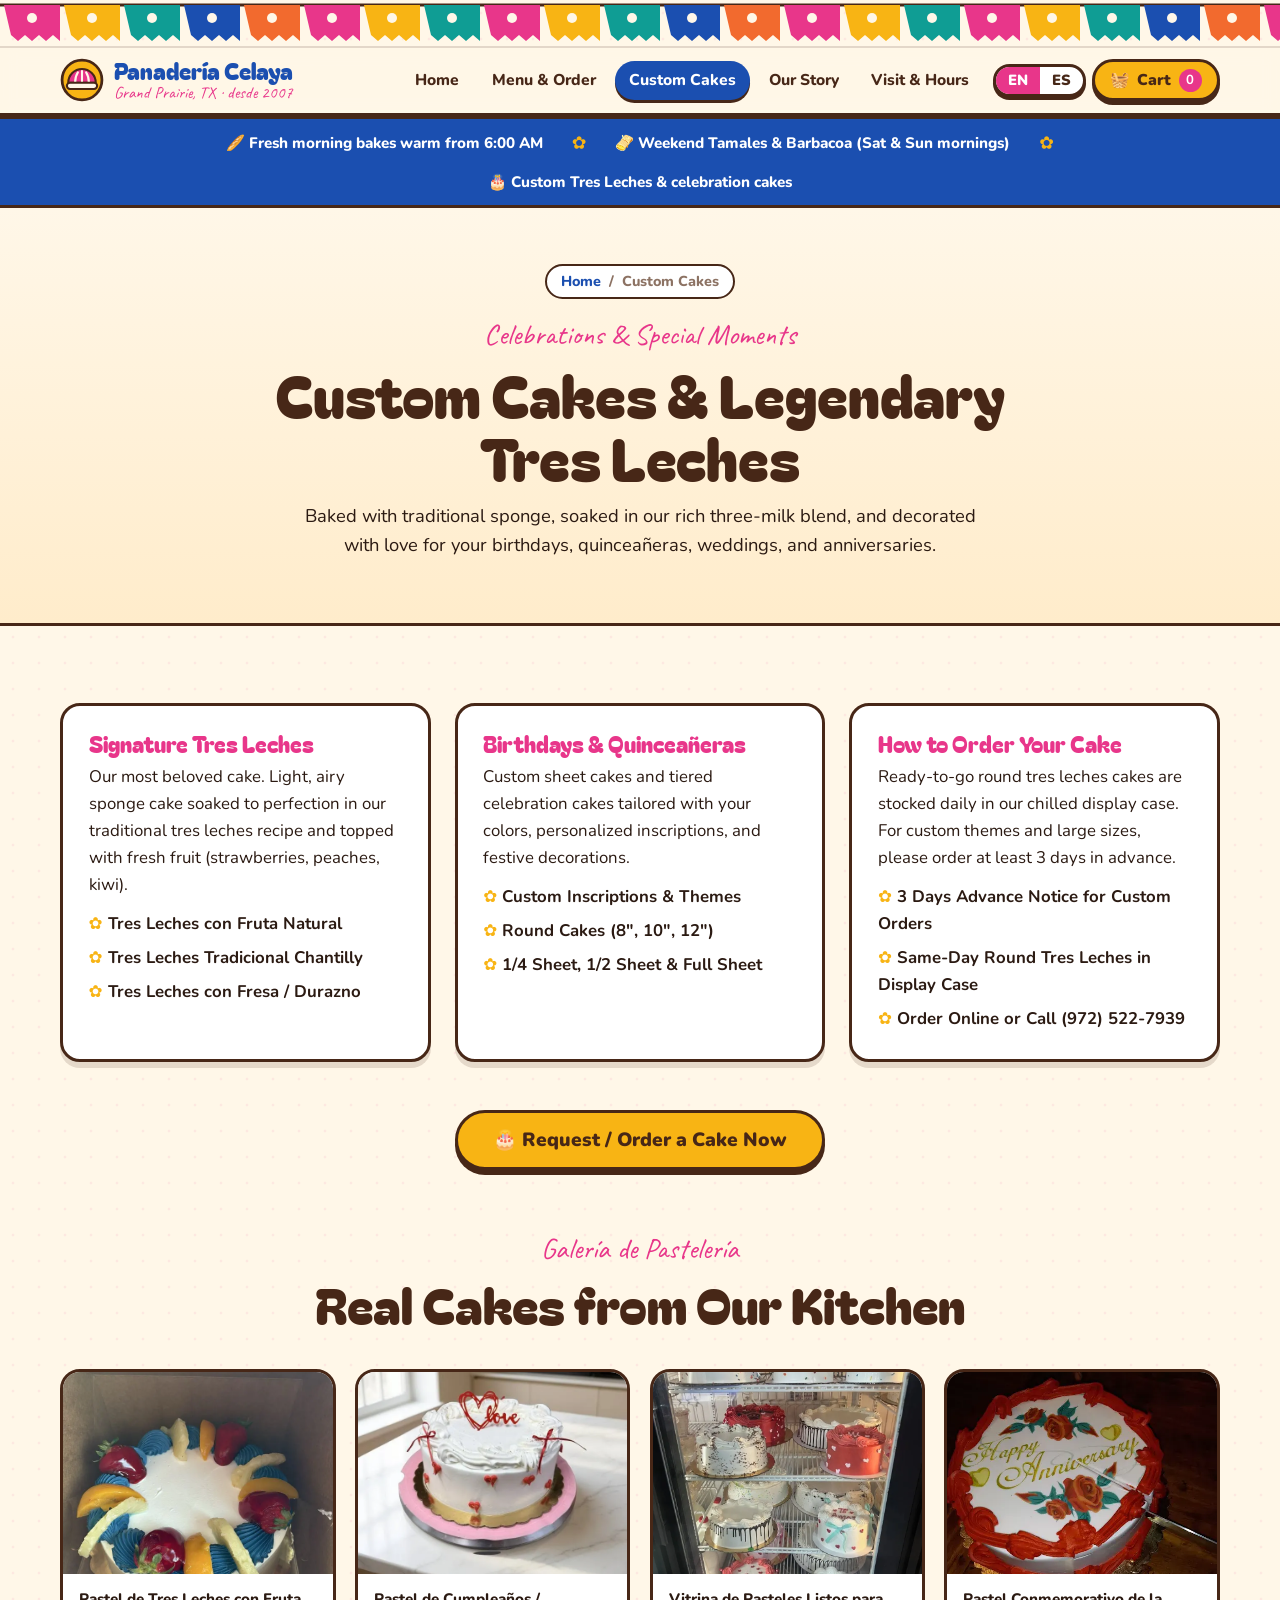
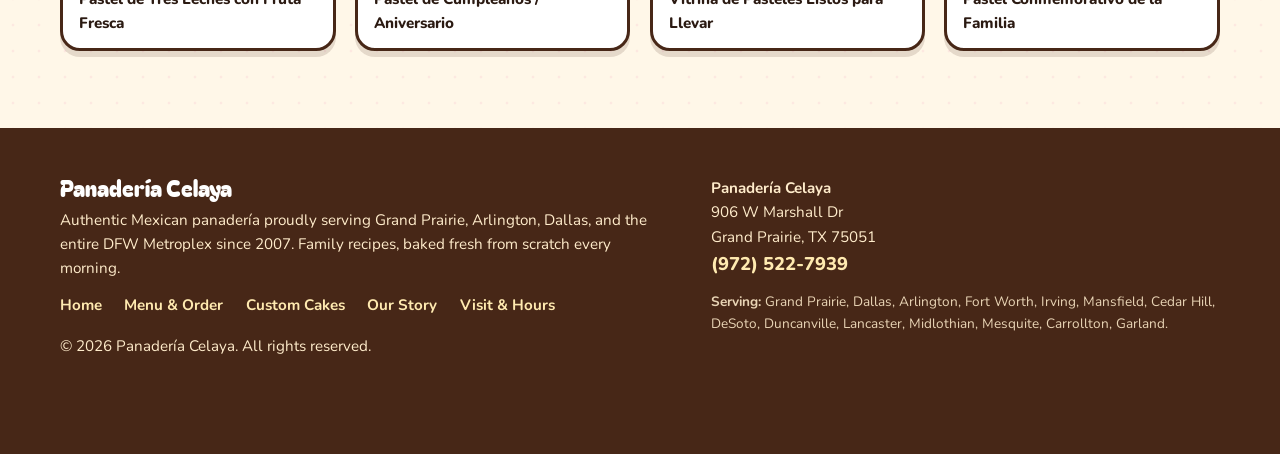
<file: cakes/index.html>
<!doctype html>
<html lang="en">
<head>
<meta charset="utf-8">
<meta name="viewport" content="width=device-width,initial-scale=1">
<title>Custom Cakes &amp; Tres Leches | Panadería Celaya Grand Prairie TX</title>
<meta name="description" content="Traditional fruit-topped Tres Leches, custom birthday cakes, quinceañera cakes &amp; celebration sheets in Grand Prairie. Order 3 days ahead.">
<meta name="keywords" content="tres leches cake grand prairie, custom cakes dallas, quinceanera cake dfw, birthday cake grand prairie, panaderia celaya cakes">
<meta name="robots" content="index,follow,max-image-preview:large,max-snippet:-1,max-video-preview:-1">
<meta name="author" content="Panadería Celaya">
<meta name="theme-color" content="#1b4fb0">
<link rel="canonical" href="https://www.panaderiacelaya.com/cakes/">
<link rel="alternate" hreflang="en" href="https://www.panaderiacelaya.com/cakes/">
<link rel="alternate" hreflang="es" href="https://www.panaderiacelaya.com/es/cakes/">
<link rel="alternate" hreflang="x-default" href="https://www.panaderiacelaya.com/">
<!-- Local Geographic SEO -->
<meta name="geo.region" content="US-TX">
<meta name="geo.placename" content="Grand Prairie">
<meta name="geo.position" content="32.7459;-96.9978">
<meta name="ICBM" content="32.7459, -96.9978">
<meta name="format-detection" content="telephone=yes">
<!-- Open Graph & Social -->
<meta property="og:type" content="restaurant.restaurant">
<meta property="og:site_name" content="Panadería Celaya">
<meta property="og:title" content="Custom Cakes &amp; Tres Leches | Panadería Celaya Grand Prairie TX">
<meta property="og:description" content="Traditional fruit-topped Tres Leches, custom birthday cakes, quinceañera cakes &amp; celebration sheets in Grand Prairie. Order 3 days ahead.">
<meta property="og:url" content="https://www.panaderiacelaya.com/cakes/">
<meta property="og:locale" content="en_US">
<meta property="og:locale:alternate" content="es_US">
<meta property="og:image" content="https://www.panaderiacelaya.com/assets/og-cover.jpg">
<meta property="og:image:width" content="1200">
<meta property="og:image:height" content="630">
<meta property="og:image:alt" content="Panadería Celaya Pan Dulce y Pasteles en Grand Prairie, Texas">
<meta property="restaurant:contact_info:street_address" content="906 W Marshall Dr">
<meta property="restaurant:contact_info:locality" content="Grand Prairie">
<meta property="restaurant:contact_info:region" content="TX">
<meta property="restaurant:contact_info:postal_code" content="75051">
<meta property="restaurant:contact_info:phone_number" content="+1-972-522-7939">
<meta name="twitter:card" content="summary_large_image">
<meta name="twitter:title" content="Custom Cakes &amp; Tres Leches | Panadería Celaya Grand Prairie TX">
<meta name="twitter:description" content="Traditional fruit-topped Tres Leches, custom birthday cakes, quinceañera cakes &amp; celebration sheets in Grand Prairie. Order 3 days ahead.">
<meta name="twitter:image" content="https://www.panaderiacelaya.com/assets/og-cover.jpg">
<link rel="icon" href="../favicon.svg" type="image/svg+xml">
<link rel="manifest" href="../manifest.webmanifest">
<link rel="preconnect" href="https://fonts.googleapis.com">
<link rel="preconnect" href="https://fonts.gstatic.com" crossorigin>
<link href="https://fonts.googleapis.com/css2?family=Bagel+Fat+One&family=Caveat:wght@600&family=Nunito:wght@400;700;800;900&display=swap" rel="stylesheet">
<link rel="stylesheet" href="../assets/styles.css">
<script type="application/ld+json">{"@context": "https://schema.org", "@graph": [{"@type": "Product", "name": "Panaderia Celaya Custom & Tres Leches Cakes", "description": "Traditional fruit-topped Tres Leches, custom birthday cakes, quinceañera cakes & celebration sheets in Grand Prairie. Order 3 days ahead.", "url": "https://www.panaderiacelaya.com/cakes/", "image": ["https://www.panaderiacelaya.com/assets/img/cake-fruit.webp", "https://www.panaderiacelaya.com/assets/img/cake-love.webp"], "offers": {"@type": "AggregateOffer", "priceCurrency": "USD", "lowPrice": "15.00", "highPrice": "120.00", "offerCount": "10"}}, {"@type": "BreadcrumbList", "itemListElement": [{"@type": "ListItem", "position": 1, "name": "Home", "item": "https://www.panaderiacelaya.com/"}, {"@type": "ListItem", "position": 2, "name": "Cakes", "item": "https://www.panaderiacelaya.com/cakes/"}]}]}</script>
</head>
<body>
<a class="skip" href="#mainContent">Skip to main content</a>
<div class="picado" aria-hidden="true"></div>
<header class="top">
  <div class="wrap">
    <a class="logo" href="../" aria-label="Panadería Celaya Inicio">
      <svg viewBox="0 0 64 64" aria-hidden="true"><circle cx="32" cy="32" r="29" fill="#f8b414" stroke="#472717" stroke-width="4"/><path d="M12 36a20 20 0 0 1 40 0z" fill="#e8368a" stroke="#472717" stroke-width="3"/><path d="M22 36c0-8 2-12 4-15M32 36V19M42 36c0-8-2-12-4-15" stroke="#fff7e8" stroke-width="3" fill="none" stroke-linecap="round"/><rect x="10" y="36" width="44" height="9" rx="4.5" fill="#fff7e8" stroke="#472717" stroke-width="3"/></svg>
      <span>Panadería Celaya<small>Grand Prairie, TX · desde 2007</small></span>
    </a>
    <nav class="main" aria-label="Navigation">
      <a class="nav-link" href="../">Home</a>
      <a class="nav-link" href="../menu/">Menu & Order</a>
      <a class="nav-link active" href="../cakes/">Custom Cakes</a>
      <a class="nav-link" href="../about/">Our Story</a>
      <a class="nav-link" href="../visit/">Visit & Hours</a>
      <div class="lang" role="group" aria-label="Language selection"><span aria-current="true">EN</span><a href="../es/cakes/" hreflang="es" lang="es" title="Cambiar a Español">ES</a></div>
      <button class="cart-btn" type="button" data-open-cart aria-label="Cart">
        🧺 <span class="t">Cart</span> <b class="cart-count">0</b>
      </button>
      <button class="nav-toggle" id="navToggle" type="button" aria-expanded="false" aria-controls="mobileDrawer" aria-label="Toggle menu">☰</button>
    </nav>
  </div>
  <div class="mobile-drawer" id="mobileDrawer">
    <a class="" href="../">Home</a>
    <a class="" href="../menu/">Menu & Order</a>
    <a class="active" href="../cakes/">Custom Cakes</a>
    <a class="" href="../about/">Our Story</a>
    <a class="" href="../visit/">Visit & Hours</a>
  </div>
</header>

<div class="bulletin-bar" role="region" aria-label="Bakery Announcements">
  <div class="wrap">
    <span>🥖 Fresh morning bakes warm from 6:00 AM</span>
    <span class="dot-sep" aria-hidden="true">✿</span>
    <span>🫔 Weekend Tamales & Barbacoa (Sat & Sun mornings)</span>
    <span class="dot-sep" aria-hidden="true">✿</span>
    <span>🎂 Custom Tres Leches & celebration cakes</span>
  </div>
</div>

<main id="mainContent">

<div class="page-banner">
  <div class="wrap">
    <div class="breadcrumb">
      <a href="../">Home</a>
      <span>/</span>
      <span>Custom Cakes</span>
    </div>
    <span class="eyebrow">Celebrations & Special Moments</span>
    <h1>Custom Cakes & Legendary Tres Leches</h1>
    <p class="banner-desc">Baked with traditional sponge, soaked in our rich three-milk blend, and decorated with love for your birthdays, quinceañeras, weddings, and anniversaries.</p>
  </div>
</div>

<section>
  <div class="wrap">
    <div class="cake-guide-grid">
      <div class="guide-card">
        <h3>Signature Tres Leches</h3>
        <p>Our most beloved cake. Light, airy sponge cake soaked to perfection in our traditional tres leches recipe and topped with fresh fruit (strawberries, peaches, kiwi).</p>
        <ul><li>Tres Leches con Fruta Natural</li><li>Tres Leches Tradicional Chantilly</li><li>Tres Leches con Fresa / Durazno</li></ul>
      </div>
      <div class="guide-card">
        <h3>Birthdays & Quinceañeras</h3>
        <p>Custom sheet cakes and tiered celebration cakes tailored with your colors, personalized inscriptions, and festive decorations.</p>
        <ul><li>Custom Inscriptions & Themes</li><li>Round Cakes (8", 10", 12")</li><li>1/4 Sheet, 1/2 Sheet & Full Sheet</li></ul>
      </div>
      <div class="guide-card">
        <h3>How to Order Your Cake</h3>
        <p>Ready-to-go round tres leches cakes are stocked daily in our chilled display case. For custom themes and large sizes, please order at least 3 days in advance.</p>
        <ul><li>3 Days Advance Notice for Custom Orders</li><li>Same-Day Round Tres Leches in Display Case</li><li>Order Online or Call (972) 522-7939</li></ul>
      </div>
    </div>
    
    <div style="text-align: center; margin-bottom: 3.5rem;">
      <button class="btn yel" type="button" data-cake-order style="font-size: 1.2rem; padding: 0.9rem 2.2rem;">🎂 Request / Order a Cake Now</button>
    </div>

    <div class="sec-head">
      <span class="eyebrow">Galería de Pastelería</span>
      <h2>Real Cakes from Our Kitchen</h2>
    </div>
    <div class="cake-gallery-grid">
      <figure>
        <img src="../assets/img/cake-fruit.webp" alt="Pastel de Tres Leches con Fruta Natural Fresca" loading="lazy">
        <figcaption>Pastel de Tres Leches con Fruta Fresca</figcaption>
      </figure>
      <figure>
        <img src="../assets/img/cake-love.webp" alt="Pastel de Celebración con Decoración Elegante" loading="lazy">
        <figcaption>Pastel de Cumpleaños / Aniversario</figcaption>
      </figure>
      <figure>
        <img src="../assets/img/cakes-fridge.webp" alt="Vitrinas con pasteles listos para llevar" loading="lazy">
        <figcaption>Vitrina de Pasteles Listos para Llevar</figcaption>
      </figure>
      <figure>
        <img src="../assets/img/anniv.webp" alt="Pastel de Aniversario Panadería Celaya" loading="lazy">
        <figcaption>Pastel Conmemorativo de la Familia</figcaption>
      </figure>
    </div>
  </div>
</section>

</main>

<footer>
  <div class="wrap">
    <div>
      <h3>Panadería Celaya</h3>
      <p>Authentic Mexican panadería proudly serving Grand Prairie, Arlington, Dallas, and the entire DFW Metroplex since 2007. Family recipes, baked fresh from scratch every morning.</p>
      <div class="footer-links">
        <a href="../">Home</a>
        <a href="../menu/">Menu & Order</a>
        <a href="../cakes/">Custom Cakes</a>
        <a href="../about/">Our Story</a>
        <a href="../visit/">Visit & Hours</a>
      </div>
      <p style="margin-top: 1rem;">© <span id="yr">2026</span> Panadería Celaya. All rights reserved.</p>
    </div>
    <div>
      <address style="font-style: normal; line-height: 1.6;">
        <strong>Panadería Celaya</strong><br>
        906 W Marshall Dr<br>
        Grand Prairie, TX 75051<br>
        <a href="tel:+19725227939" style="font-size: 1.15rem; font-weight: 800;">(972) 522-7939</a>
      </address>
      <p class="cities"><strong>Serving:</strong> Grand Prairie, Dallas, Arlington, Fort Worth, Irving, Mansfield, Cedar Hill, DeSoto, Duncanville, Lancaster, Midlothian, Mesquite, Carrollton, Garland.</p>
    </div>
  </div>
</footer>

<div class="mbar">
  <a class="btn alt" href="tel:+19725227939">📞 Call</a>
  <button class="btn" type="button" data-open-cart>
    🧺 Order <b class="cart-count" style="background: var(--marigold); color: var(--choc); border-radius: 99px; padding: 0 0.5rem; margin-left: 0.3rem;">0</b>
  </button>
</div>

<!-- Persistent Cart Drawer -->
<div class="scrim" id="scrim"></div>
<aside class="drawer" id="drawer" role="dialog" aria-modal="true" aria-labelledby="dh" aria-hidden="true">
  <header>
    <h2 id="dh">🧺 Your Order</h2>
    <button class="x" id="drawerClose" type="button" aria-label="Close">✕</button>
  </header>
  <div class="dbody">
    <div id="cartView">
      <div id="cartLines"></div>
      <form class="order" id="orderForm" novalidate hidden>
        <label>Your name<input id="f-name" autocomplete="name" required><span class="err" id="e-name" role="alert"></span></label>
        <label>Phone number<input id="f-phone" type="tel" inputmode="tel" autocomplete="tel" placeholder="(972) 555-0123" required><span class="err" id="e-phone" role="alert"></span></label>
        <div class="two">
          <label>Pickup date<input id="f-date" type="date" required><span class="err" id="e-date" role="alert"></span></label>
          <label>Pickup time<select id="f-time"></select></label>
        </div>
        <p class="fine" id="cakeNote" hidden>🎂 Custom decorated cakes require at least 3 days advance notice.</p>
        <div class="cakebox" id="cakeBox">
          <strong>🎂 Custom Cake Request</strong>
          <label>Size / Servings<input id="f-size" placeholder="e.g. 1/2 sheet, 30 people, 10-inch round"></label>
          <label>Flavor & filling<input id="f-flavor" placeholder="e.g. Tres leches with fresh strawberries"></label>
          <label>Inscription on cake<input id="f-msg" placeholder="e.g. ¡Feliz Cumpleaños Mamá!"></label>
        </div>
        <label>Special notes (optional)<textarea id="f-notes" rows="2" placeholder="Allergies, extra candles, packaging preferences..."></textarea></label>
        <button class="btn" type="submit">Send Order to Bakery</button>
        <p class="fine">No payment charged online. We confirm your order and total by phone or text; pay at pickup.</p>
      </form>
    </div>
    <div id="doneView" class="done" hidden>
      <div class="big">🎉</div>
      <h3>¡Casi Listo!</h3>
      <p>Your order summary is ready! Send it directly to the bakery via SMS text or give us a quick phone call.</p>
      <p class="fine" id="sentOk" hidden>✅ Your order notification was also transmitted to our bakery staff.</p>
      <pre id="doneMsg"></pre>
      <div class="btns">
        <a class="btn" id="smsBtn" href="#">💬 Text Order via SMS</a>
        <a class="btn blue" id="callBtn" href="#">📞 Call to Confirm (972) 522-7939</a>
        <button class="btn alt sm" id="copyBtn" type="button">📋 Copy Summary</button>
        <button class="btn alt sm" id="clearBtn" type="button">Start New Order</button>
      </div>
    </div>
  </div>
</aside>

<div class="toast" id="toast" role="status" aria-live="polite"></div>
<script>
  window.CELAYA = {"lang": "en", "items": {"concha-v": {"name": "Concha (Vanilla)", "price": null, "cake": false}, "concha-c": {"name": "Concha (Chocolate)", "price": null, "cake": false}, "cuernito": {"name": "Cuernito", "price": null, "cake": false}, "durazno": {"name": "Durazno", "price": null, "cake": false}, "marranito": {"name": "Marranito (Puerquito)", "price": null, "cake": false}, "empanada": {"name": "Pumpkin Empanada", "price": null, "cake": false}, "cortadillo": {"name": "Cortadillo", "price": null, "cake": false}, "bunuelo": {"name": "Buñuelo", "price": null, "cake": false}, "quesadilla": {"name": "Quesadilla de Atole", "price": null, "cake": false}, "rosca": {"name": "Rosca de Reyes", "price": null, "cake": false}, "bolillo": {"name": "Bolillo", "price": null, "cake": false}, "tamal-p": {"name": "Tamales (Pork)", "price": null, "cake": false}, "tamal-c": {"name": "Tamales (Chicken)", "price": null, "cake": false}, "barbacoa": {"name": "Barbacoa", "price": null, "cake": false}, "churro-c": {"name": "Churro Cajeta", "price": 1.85, "cake": false}, "churro-p": {"name": "Churro (Plain)", "price": 1, "cake": false}, "donut-s": {"name": "Donut (Sugar)", "price": 0.65, "cake": false}, "donut-c": {"name": "Donut (Chocolate)", "price": 0.75, "cake": false}, "tres-leches": {"name": "Tres Leches Cake", "price": null, "cake": true}, "birthday": {"name": "Birthday / Custom Cake", "price": null, "cake": true}, "carrot": {"name": "Carrot Cake", "price": null, "cake": true}, "cheese": {"name": "Cheesecake Slice", "price": 1.5, "cake": false}, "cheese-f": {"name": "Cheesecake con Fresa", "price": 1.5, "cake": false}, "flan": {"name": "Flan", "price": null, "cake": false}, "gelatina": {"name": "Gelatina", "price": null, "cake": false}, "pudin": {"name": "Pudín", "price": null, "cake": false}, "cup-chino": {"name": "Cupcake Chino", "price": 0.85, "cake": false}, "cup": {"name": "Cupcake", "price": 0.65, "cake": false}, "bisc": {"name": "Biscuit", "price": 0.75, "cake": false}, "bisc-t": {"name": "Wheat Biscuit (Trigo)", "price": 0.75, "cake": false}}, "t": {"emptyT": "Your basket is empty", "emptyP": "Add pan dulce from the menu — ¡antójate!", "less": "Remove one", "more": "Add one", "priceAtPickup": "price at pickup", "subtotal": "Subtotal", "fineUnknown": "Some items are priced in-store; we'll confirm your total.", "fineKnown": "Pay at pickup. Taxes may apply.", "added": "Added to your order! 🥐", "msgHead": "🥐 NEW PICKUP ORDER — Panaderia Celaya", "lblSub": "Subtotal", "lblName": "Name", "lblPhone": "Phone", "lblPickup": "Pickup", "lblCake": "Cake", "lblNotes": "Notes", "eName": "Please enter your name.", "ePhone": "Enter a 10-digit phone number.", "eDate": "Pick a pickup date.", "eCake": "Custom cakes need 3 days' notice.", "copied": "Order copied!", "copyFail": "Select & copy the text", "openNow": "Open now · until 8:45 PM", "closedNow": "Closed now · opens 6 AM"}, "phoneRaw": "+19725227939", "endpoint": ""};
  document.getElementById("yr").textContent = new Date().getFullYear();
</script>
<script src="../assets/app.js" defer></script>
</body>
</html>
</file>
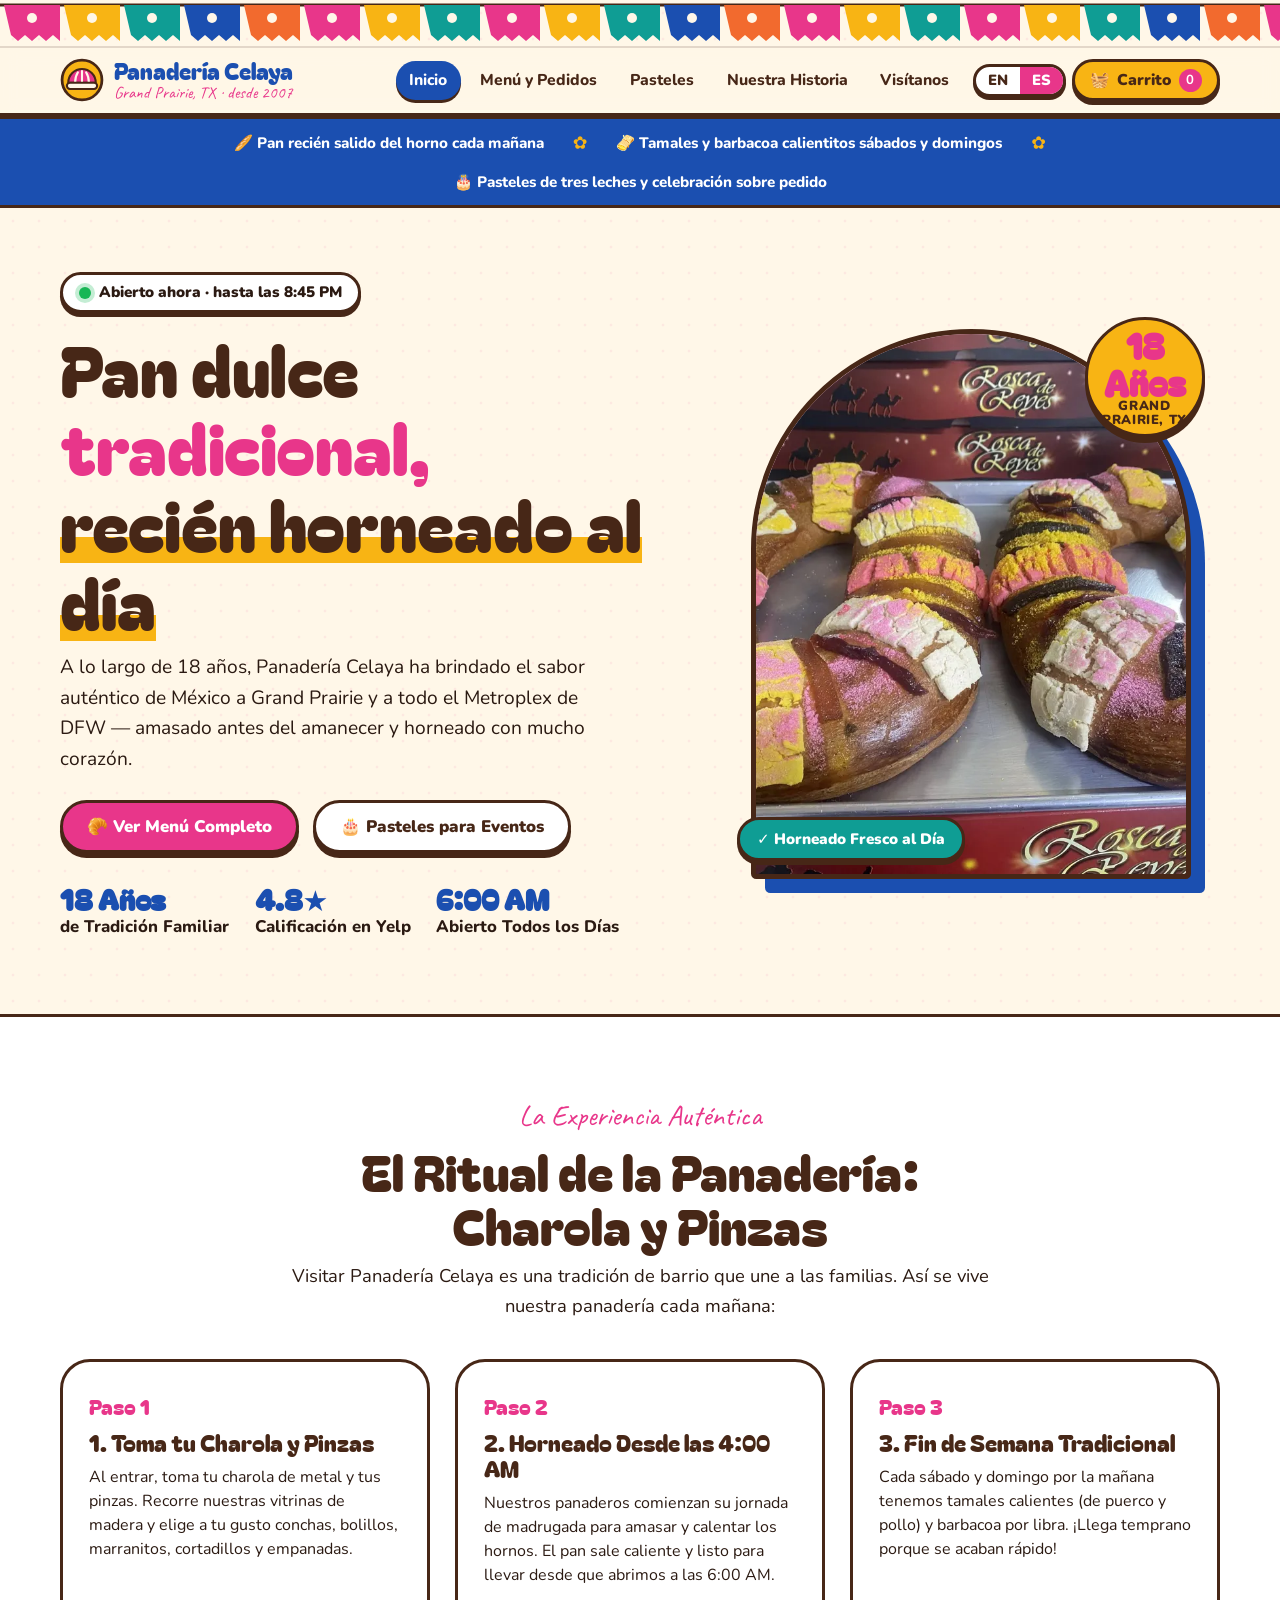
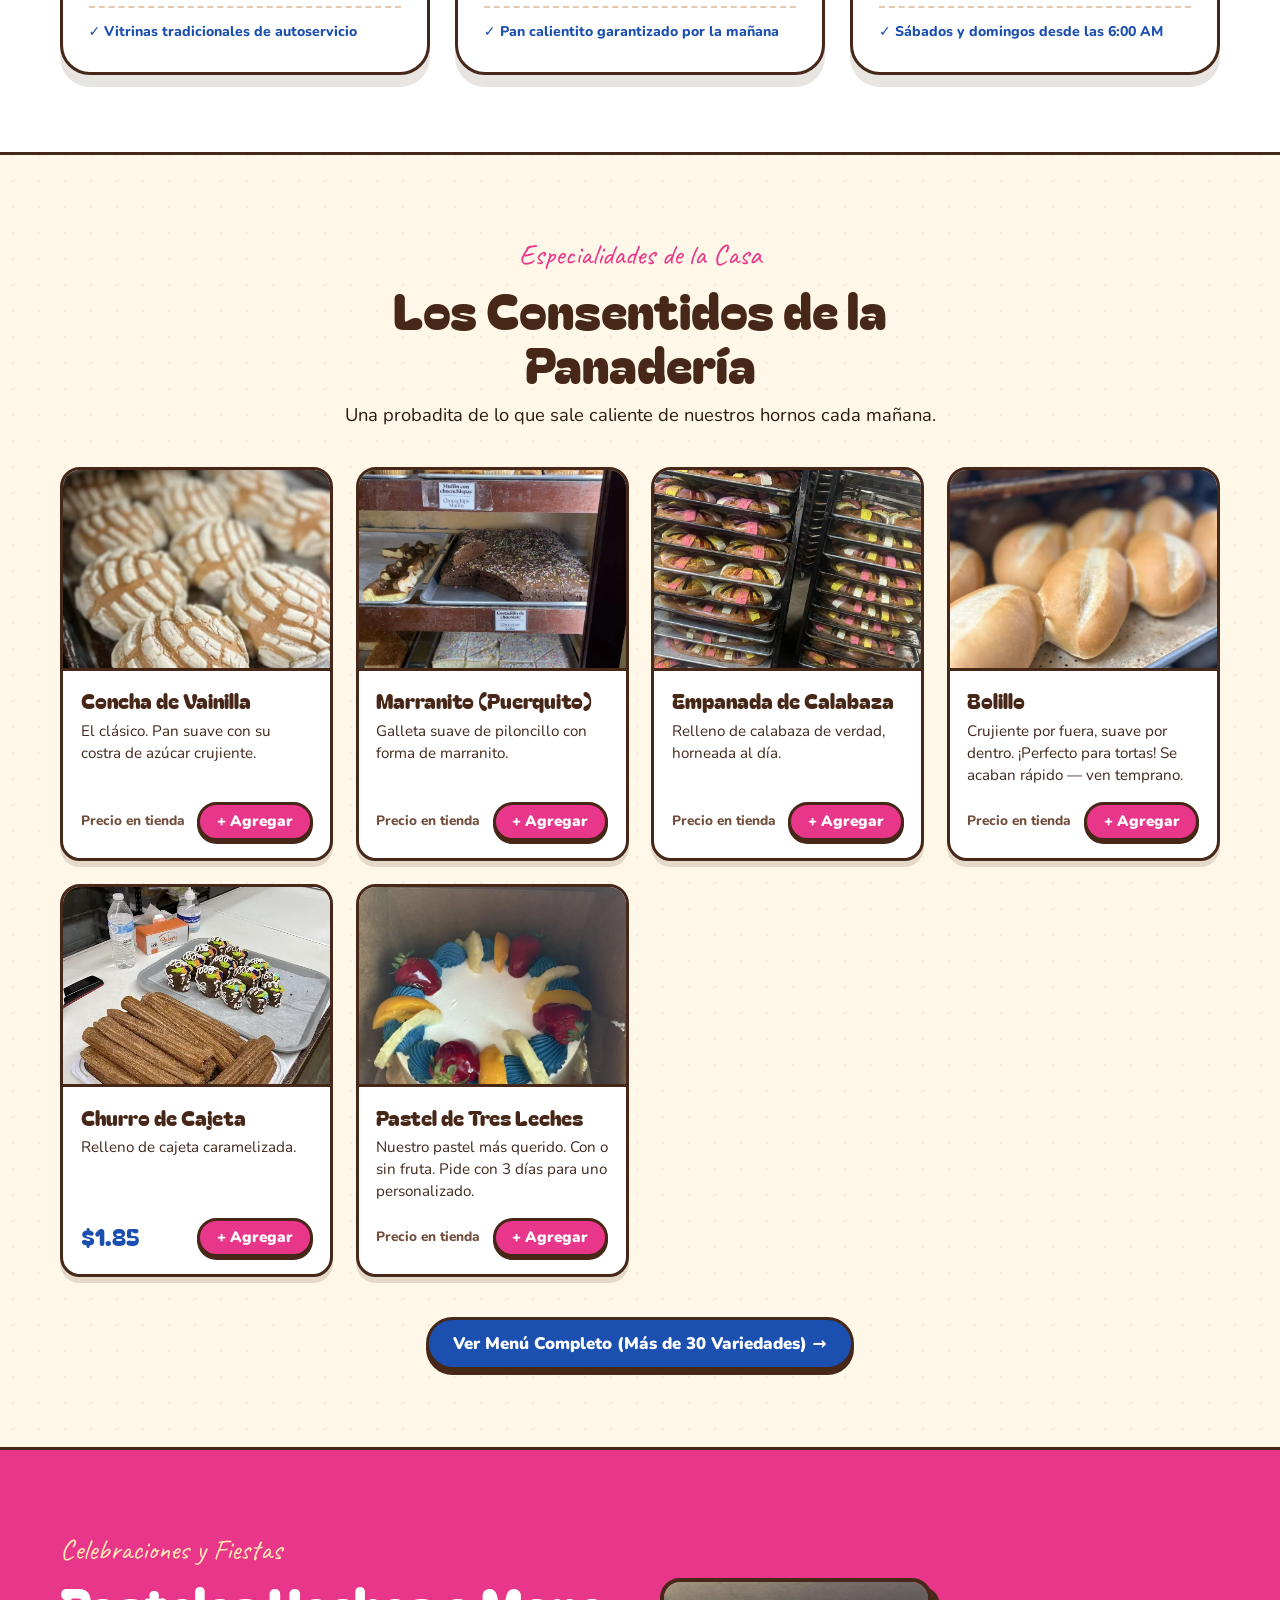
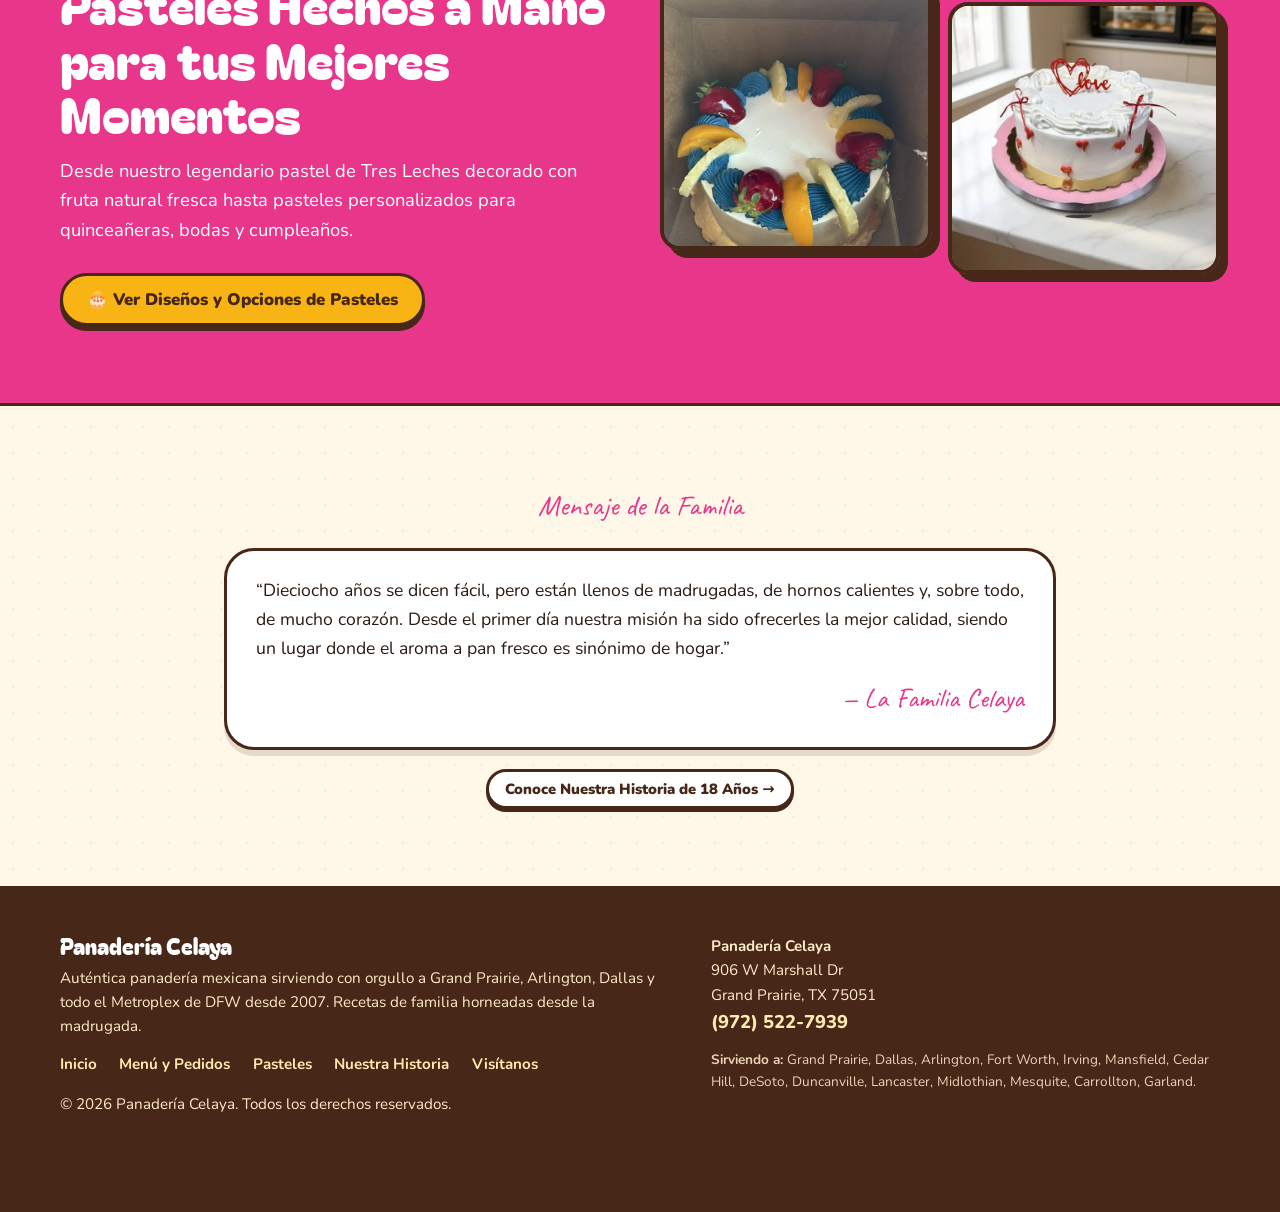
<file: es/index.html>
<!doctype html>
<html lang="es">
<head>
<meta charset="utf-8">
<meta name="viewport" content="width=device-width,initial-scale=1">
<title>Panadería Celaya | Panadería Mexicana en Grand Prairie y DFW</title>
<meta name="description" content="Pan dulce mexicano recién horneado, conchas, bolillos, churros y pasteles de tres leches en Grand Prairie, TX. 18 años de tradición. Ordena para recoger.">
<meta name="keywords" content="panadería celaya, panadería mexicana grand prairie, pan dulce dallas, conchas dallas, bolillos dfw, pastel tres leches grand prairie, panadería cerca de mí">
<meta name="robots" content="index,follow,max-image-preview:large,max-snippet:-1,max-video-preview:-1">
<meta name="author" content="Panadería Celaya">
<meta name="theme-color" content="#1b4fb0">
<link rel="canonical" href="https://www.panaderiacelaya.com/es/">
<link rel="alternate" hreflang="es" href="https://www.panaderiacelaya.com/es/">
<link rel="alternate" hreflang="en" href="https://www.panaderiacelaya.com/">
<link rel="alternate" hreflang="x-default" href="https://www.panaderiacelaya.com/">
<!-- Local Geographic SEO -->
<meta name="geo.region" content="US-TX">
<meta name="geo.placename" content="Grand Prairie">
<meta name="geo.position" content="32.7459;-96.9978">
<meta name="ICBM" content="32.7459, -96.9978">
<meta name="format-detection" content="telephone=yes">
<!-- Open Graph & Social -->
<meta property="og:type" content="restaurant.restaurant">
<meta property="og:site_name" content="Panadería Celaya">
<meta property="og:title" content="Panadería Celaya | Panadería Mexicana en Grand Prairie y DFW">
<meta property="og:description" content="Pan dulce mexicano recién horneado, conchas, bolillos, churros y pasteles de tres leches en Grand Prairie, TX. 18 años de tradición. Ordena para recoger.">
<meta property="og:url" content="https://www.panaderiacelaya.com/es/">
<meta property="og:locale" content="es_US">
<meta property="og:locale:alternate" content="en_US">
<meta property="og:image" content="https://www.panaderiacelaya.com/assets/og-cover.jpg">
<meta property="og:image:width" content="1200">
<meta property="og:image:height" content="630">
<meta property="og:image:alt" content="Panadería Celaya Pan Dulce y Pasteles en Grand Prairie, Texas">
<meta property="restaurant:contact_info:street_address" content="906 W Marshall Dr">
<meta property="restaurant:contact_info:locality" content="Grand Prairie">
<meta property="restaurant:contact_info:region" content="TX">
<meta property="restaurant:contact_info:postal_code" content="75051">
<meta property="restaurant:contact_info:phone_number" content="+1-972-522-7939">
<meta name="twitter:card" content="summary_large_image">
<meta name="twitter:title" content="Panadería Celaya | Panadería Mexicana en Grand Prairie y DFW">
<meta name="twitter:description" content="Pan dulce mexicano recién horneado, conchas, bolillos, churros y pasteles de tres leches en Grand Prairie, TX. 18 años de tradición. Ordena para recoger.">
<meta name="twitter:image" content="https://www.panaderiacelaya.com/assets/og-cover.jpg">
<link rel="icon" href="../favicon.svg" type="image/svg+xml">
<link rel="manifest" href="../manifest.webmanifest">
<link rel="preconnect" href="https://fonts.googleapis.com">
<link rel="preconnect" href="https://fonts.gstatic.com" crossorigin>
<link href="https://fonts.googleapis.com/css2?family=Bagel+Fat+One&family=Caveat:wght@600&family=Nunito:wght@400;700;800;900&display=swap" rel="stylesheet">
<link rel="stylesheet" href="../assets/styles.css">
<script type="application/ld+json">{"@context": "https://schema.org", "@graph": [{"@type": ["Bakery", "LocalBusiness", "FoodEstablishment"], "@id": "https://www.panaderiacelaya.com/#bakery", "name": "Panaderia Celaya", "alternateName": ["Panadería Celaya", "Panaderia Celaya Grand Prairie"], "description": "Pan dulce mexicano recién horneado, conchas, bolillos, churros y pasteles de tres leches en Grand Prairie, TX. 18 años de tradición. Ordena para recoger.", "url": "https://www.panaderiacelaya.com/es/", "telephone": "+1-972-522-7939", "priceRange": "$", "servesCuisine": ["Mexican", "Bakery", "Pan Dulce"], "foundingDate": "2007", "address": {"@type": "PostalAddress", "streetAddress": "906 W Marshall Dr", "addressLocality": "Grand Prairie", "addressRegion": "TX", "postalCode": "75051", "addressCountry": "US"}, "openingHoursSpecification": [{"@type": "OpeningHoursSpecification", "dayOfWeek": ["Monday", "Tuesday", "Wednesday", "Thursday", "Friday", "Saturday", "Sunday"], "opens": "06:00", "closes": "20:45"}], "paymentAccepted": "Cash, Credit Card, Debit Card, NFC Mobile Payments", "areaServed": [{"@type": "City", "name": "Grand Prairie, TX"}, {"@type": "City", "name": "Dallas, TX"}, {"@type": "City", "name": "Arlington, TX"}, {"@type": "City", "name": "Fort Worth, TX"}, {"@type": "City", "name": "Irving, TX"}, {"@type": "City", "name": "Mansfield, TX"}, {"@type": "City", "name": "Cedar Hill, TX"}, {"@type": "City", "name": "DeSoto, TX"}, {"@type": "City", "name": "Duncanville, TX"}, {"@type": "City", "name": "Lancaster, TX"}, {"@type": "City", "name": "Midlothian, TX"}, {"@type": "City", "name": "Mesquite, TX"}, {"@type": "City", "name": "Carrollton, TX"}, {"@type": "City", "name": "Garland, TX"}]}, {"@type": "WebSite", "@id": "https://www.panaderiacelaya.com/#website", "url": "https://www.panaderiacelaya.com/", "name": "Panaderia Celaya", "inLanguage": ["en", "es"]}]}</script>
</head>
<body>
<a class="skip" href="#mainContent">Saltar al contenido principal</a>
<div class="picado" aria-hidden="true"></div>
<header class="top">
  <div class="wrap">
    <a class="logo" href="./" aria-label="Panadería Celaya Inicio">
      <svg viewBox="0 0 64 64" aria-hidden="true"><circle cx="32" cy="32" r="29" fill="#f8b414" stroke="#472717" stroke-width="4"/><path d="M12 36a20 20 0 0 1 40 0z" fill="#e8368a" stroke="#472717" stroke-width="3"/><path d="M22 36c0-8 2-12 4-15M32 36V19M42 36c0-8-2-12-4-15" stroke="#fff7e8" stroke-width="3" fill="none" stroke-linecap="round"/><rect x="10" y="36" width="44" height="9" rx="4.5" fill="#fff7e8" stroke="#472717" stroke-width="3"/></svg>
      <span>Panadería Celaya<small>Grand Prairie, TX · desde 2007</small></span>
    </a>
    <nav class="main" aria-label="Navigation">
      <a class="nav-link active" href="./">Inicio</a>
      <a class="nav-link" href="menu/">Menú y Pedidos</a>
      <a class="nav-link" href="cakes/">Pasteles</a>
      <a class="nav-link" href="about/">Nuestra Historia</a>
      <a class="nav-link" href="visit/">Visítanos</a>
      <div class="lang" role="group" aria-label="Selección de idioma"><a href="../" hreflang="en" lang="en" title="Switch to English">EN</a><span aria-current="true">ES</span></div>
      <button class="cart-btn" type="button" data-open-cart aria-label="Carrito">
        🧺 <span class="t">Carrito</span> <b class="cart-count">0</b>
      </button>
      <button class="nav-toggle" id="navToggle" type="button" aria-expanded="false" aria-controls="mobileDrawer" aria-label="Toggle menu">☰</button>
    </nav>
  </div>
  <div class="mobile-drawer" id="mobileDrawer">
    <a class="active" href="./">Inicio</a>
    <a class="" href="menu/">Menú y Pedidos</a>
    <a class="" href="cakes/">Pasteles</a>
    <a class="" href="about/">Nuestra Historia</a>
    <a class="" href="visit/">Visítanos</a>
  </div>
</header>

<div class="bulletin-bar" role="region" aria-label="Bakery Announcements">
  <div class="wrap">
    <span>🥖 Pan recién salido del horno cada mañana</span>
    <span class="dot-sep" aria-hidden="true">✿</span>
    <span>🫔 Tamales y barbacoa calientitos sábados y domingos</span>
    <span class="dot-sep" aria-hidden="true">✿</span>
    <span>🎂 Pasteles de tres leches y celebración sobre pedido</span>
  </div>
</div>

<main id="mainContent">

<section class="hero">
  <div class="wrap">
    <div>
      <span class="pill" id="openPill"><span class="dot"></span><span class="txt">Horario: 6:00 AM – 8:45 PM</span></span>
      <h1>Pan dulce <em>tradicional,</em><br><span class="u">recién horneado al día</span></h1>
      <p class="lead">A lo largo de 18 años, Panadería Celaya ha brindado el sabor auténtico de México a Grand Prairie y a todo el Metroplex de DFW — amasado antes del amanecer y horneado con mucho corazón.</p>
      <div class="cta-group">
        <a class="btn" href="menu/">🥐 Ver Menú Completo</a>
        <a class="btn alt" href="cakes/">🎂 Pasteles para Eventos</a>
      </div>
      <div class="hero-stats">
        <div><strong>18 Años</strong><span>de Tradición Familiar</span></div>
        <div><strong>4.8★</strong><span>Calificación en Yelp</span></div>
        <div><strong>6:00 AM</strong><span>Abierto Todos los Días</span></div>
      </div>
    </div>
    <div class="hero-visual">
      <div class="hero-frame">
        <img src="../assets/img/rosca.webp" alt="Rosca de Reyes tradicional en Panadería Celaya" width="440" height="550" fetchpriority="high">
      </div>
      <div class="artisan-seal">
        <strong>18 Años</strong>
        <span>Grand Prairie, TX</span>
      </div>
      <div class="fresh-tag">✓ Horneado Fresco al Día</div>
    </div>
  </div>
</section>

<section style="background: var(--white); border-block: 3px solid var(--choc);">
  <div class="wrap">
    <div class="sec-head">
      <span class="eyebrow">La Experiencia Auténtica</span>
      <h2>El Ritual de la Panadería: Charola y Pinzas</h2>
      <p>Visitar Panadería Celaya es una tradición de barrio que une a las familias. Así se vive nuestra panadería cada mañana:</p>
    </div>
    <div class="ritual-grid">
      <div class="ritual-card">
        <div class="step-num">Paso 1</div>
        <h3>1. Toma tu Charola y Pinzas</h3>
        <p>Al entrar, toma tu charola de metal y tus pinzas. Recorre nuestras vitrinas de madera y elige a tu gusto conchas, bolillos, marranitos, cortadillos y empanadas.</p>
        <div class="card-footer">✓ Vitrinas tradicionales de autoservicio</div>
      </div>
      <div class="ritual-card">
        <div class="step-num">Paso 2</div>
        <h3>2. Horneado Desde las 4:00 AM</h3>
        <p>Nuestros panaderos comienzan su jornada de madrugada para amasar y calentar los hornos. El pan sale caliente y listo para llevar desde que abrimos a las 6:00 AM.</p>
        <div class="card-footer">✓ Pan calientito garantizado por la mañana</div>
      </div>
      <div class="ritual-card">
        <div class="step-num">Paso 3</div>
        <h3>3. Fin de Semana Tradicional</h3>
        <p>Cada sábado y domingo por la mañana tenemos tamales calientes (de puerco y pollo) y barbacoa por libra. ¡Llega temprano porque se acaban rápido!</p>
        <div class="card-footer">✓ Sábados y domingos desde las 6:00 AM</div>
      </div>
    </div>
  </div>
</section>

<section>
  <div class="wrap">
    <div class="sec-head">
      <span class="eyebrow">Especialidades de la Casa</span>
      <h2>Los Consentidos de la Panadería</h2>
      <p>Una probadita de lo que sale caliente de nuestros hornos cada mañana.</p>
    </div>
    <div class="item-grid"><article class="item" data-id="concha-v"><div class="ph"><img src="../assets/img/conchas-rack.webp" alt="Concha de Vainilla — Panadería Celaya Grand Prairie TX" loading="lazy" width="400" height="300"></div><div class="bd"><h4>Concha de Vainilla</h4><p>El clásico. Pan suave con su costra de azúcar crujiente.</p><div class="row"><span class="price ask">Precio en tienda</span><button class="add" type="button">+ Agregar</button><span class="step"><button type="button" data-d="-1" aria-label="Quitar uno">–</button><output>0</output><button type="button" data-d="1" aria-label="Agregar uno">+</button></span></div></div></article><article class="item" data-id="marranito"><div class="ph"><img src="../assets/img/case.webp" alt="Marranito (Puerquito) — Panadería Celaya Grand Prairie TX" loading="lazy" width="400" height="300"></div><div class="bd"><h4>Marranito (Puerquito)</h4><p>Galleta suave de piloncillo con forma de marranito.</p><div class="row"><span class="price ask">Precio en tienda</span><button class="add" type="button">+ Agregar</button><span class="step"><button type="button" data-d="-1" aria-label="Quitar uno">–</button><output>0</output><button type="button" data-d="1" aria-label="Agregar uno">+</button></span></div></div></article><article class="item" data-id="empanada"><div class="ph"><img src="../assets/img/rack-color.webp" alt="Empanada de Calabaza — Panadería Celaya Grand Prairie TX" loading="lazy" width="400" height="300"></div><div class="bd"><h4>Empanada de Calabaza</h4><p>Relleno de calabaza de verdad, horneada al día.</p><div class="row"><span class="price ask">Precio en tienda</span><button class="add" type="button">+ Agregar</button><span class="step"><button type="button" data-d="-1" aria-label="Quitar uno">–</button><output>0</output><button type="button" data-d="1" aria-label="Agregar uno">+</button></span></div></div></article><article class="item" data-id="bolillo"><div class="ph"><img src="../assets/img/bolillos.webp" alt="Bolillo — Panadería Celaya Grand Prairie TX" loading="lazy" width="400" height="300"></div><div class="bd"><h4>Bolillo</h4><p>Crujiente por fuera, suave por dentro. ¡Perfecto para tortas! Se acaban rápido — ven temprano.</p><div class="row"><span class="price ask">Precio en tienda</span><button class="add" type="button">+ Agregar</button><span class="step"><button type="button" data-d="-1" aria-label="Quitar uno">–</button><output>0</output><button type="button" data-d="1" aria-label="Agregar uno">+</button></span></div></div></article><article class="item" data-id="churro-c"><div class="ph"><img src="../assets/img/churros.webp" alt="Churro de Cajeta — Panadería Celaya Grand Prairie TX" loading="lazy" width="400" height="300"></div><div class="bd"><h4>Churro de Cajeta</h4><p>Relleno de cajeta caramelizada.</p><div class="row"><span class="price">$1.85</span><button class="add" type="button">+ Agregar</button><span class="step"><button type="button" data-d="-1" aria-label="Quitar uno">–</button><output>0</output><button type="button" data-d="1" aria-label="Agregar uno">+</button></span></div></div></article><article class="item" data-id="tres-leches"><div class="ph"><img src="../assets/img/cake-fruit.webp" alt="Pastel de Tres Leches — Panadería Celaya Grand Prairie TX" loading="lazy" width="400" height="300"></div><div class="bd"><h4>Pastel de Tres Leches</h4><p>Nuestro pastel más querido. Con o sin fruta. Pide con 3 días para uno personalizado.</p><div class="row"><span class="price ask">Precio en tienda</span><button class="add" type="button">+ Agregar</button><span class="step"><button type="button" data-d="-1" aria-label="Quitar uno">–</button><output>0</output><button type="button" data-d="1" aria-label="Agregar uno">+</button></span></div></div></article></div>
    <div style="text-align: center; margin-top: 2.5rem;">
      <a class="btn blue" href="menu/">Ver Menú Completo (Más de 30 Variedades) →</a>
    </div>
  </div>
</section>

<section style="background: var(--pink); color: #fff; border-block: 3px solid var(--choc);">
  <div class="wrap" style="display: grid; grid-template-columns: 1fr 1fr; gap: 2.5rem; align-items: center;">
    <div>
      <span class="eyebrow" style="color: var(--marigold-l);">Celebraciones y Fiestas</span>
      <h2 style="color: #fff;">Pasteles Hechos a Mano para tus Mejores Momentos</h2>
      <p style="font-size: 1.15rem; margin: 1rem 0 1.8rem; line-height: 1.6;">Desde nuestro legendario pastel de Tres Leches decorado con fruta natural fresca hasta pasteles personalizados para quinceañeras, bodas y cumpleaños.</p>
      <a class="btn yel" href="cakes/">🎂 Ver Diseños y Opciones de Pasteles</a>
    </div>
    <div style="display: grid; grid-template-columns: 1fr 1fr; gap: 1rem;">
      <img src="../assets/img/cake-fruit.webp" alt="Pastel de tres leches con fruta fresca" style="border: 4px solid var(--choc); border-radius: var(--r); aspect-ratio: 1; object-fit: cover; box-shadow: 8px 8px 0 var(--choc);">
      <img src="../assets/img/cake-love.webp" alt="Pastel de corazón artesanal" style="border: 4px solid var(--choc); border-radius: var(--r); aspect-ratio: 1; object-fit: cover; box-shadow: 8px 8px 0 var(--choc); margin-top: 1.5rem;">
    </div>
  </div>
</section>

<section>
  <div class="wrap" style="max-width: 52rem; text-align: center;">
    <span class="eyebrow">Mensaje de la Familia</span>
    <blockquote class="story-quote" style="text-align: left; margin: 1.2rem 0;">
      <p>“Dieciocho años se dicen fácil, pero están llenos de madrugadas, de hornos calientes y, sobre todo, de mucho corazón. Desde el primer día nuestra misión ha sido ofrecerles la mejor calidad, siendo un lugar donde el aroma a pan fresco es sinónimo de hogar.”</p>
      <div class="sign" style="text-align: right;">— La Familia Celaya</div>
    </blockquote>
    <a class="btn sm alt" href="about/">Conoce Nuestra Historia de 18 Años →</a>
  </div>
</section>

</main>

<footer>
  <div class="wrap">
    <div>
      <h3>Panadería Celaya</h3>
      <p>Auténtica panadería mexicana sirviendo con orgullo a Grand Prairie, Arlington, Dallas y todo el Metroplex de DFW desde 2007. Recetas de familia horneadas desde la madrugada.</p>
      <div class="footer-links">
        <a href="./">Inicio</a>
        <a href="menu/">Menú y Pedidos</a>
        <a href="cakes/">Pasteles</a>
        <a href="about/">Nuestra Historia</a>
        <a href="visit/">Visítanos</a>
      </div>
      <p style="margin-top: 1rem;">© <span id="yr">2026</span> Panadería Celaya. Todos los derechos reservados.</p>
    </div>
    <div>
      <address style="font-style: normal; line-height: 1.6;">
        <strong>Panadería Celaya</strong><br>
        906 W Marshall Dr<br>
        Grand Prairie, TX 75051<br>
        <a href="tel:+19725227939" style="font-size: 1.15rem; font-weight: 800;">(972) 522-7939</a>
      </address>
      <p class="cities"><strong>Sirviendo a:</strong> Grand Prairie, Dallas, Arlington, Fort Worth, Irving, Mansfield, Cedar Hill, DeSoto, Duncanville, Lancaster, Midlothian, Mesquite, Carrollton, Garland.</p>
    </div>
  </div>
</footer>

<div class="mbar">
  <a class="btn alt" href="tel:+19725227939">📞 Llamar</a>
  <button class="btn" type="button" data-open-cart>
    🧺 Ordenar <b class="cart-count" style="background: var(--marigold); color: var(--choc); border-radius: 99px; padding: 0 0.5rem; margin-left: 0.3rem;">0</b>
  </button>
</div>

<!-- Persistent Cart Drawer -->
<div class="scrim" id="scrim"></div>
<aside class="drawer" id="drawer" role="dialog" aria-modal="true" aria-labelledby="dh" aria-hidden="true">
  <header>
    <h2 id="dh">🧺 Tu Pedido</h2>
    <button class="x" id="drawerClose" type="button" aria-label="Cerrar">✕</button>
  </header>
  <div class="dbody">
    <div id="cartView">
      <div id="cartLines"></div>
      <form class="order" id="orderForm" novalidate hidden>
        <label>Tu nombre<input id="f-name" autocomplete="name" required><span class="err" id="e-name" role="alert"></span></label>
        <label>Teléfono celular<input id="f-phone" type="tel" inputmode="tel" autocomplete="tel" placeholder="(972) 555-0123" required><span class="err" id="e-phone" role="alert"></span></label>
        <div class="two">
          <label>Fecha de recogida<input id="f-date" type="date" required><span class="err" id="e-date" role="alert"></span></label>
          <label>Hora de recogida<select id="f-time"></select></label>
        </div>
        <p class="fine" id="cakeNote" hidden>🎂 Los pasteles personalizados requieren al menos 3 días de anticipación.</p>
        <div class="cakebox" id="cakeBox">
          <strong>🎂 Detalles del Pastel</strong>
          <label>Tamaño / Porciones<input id="f-size" placeholder="ej. 1/2 plancha, 30 personas, redondo 10 pulg."></label>
          <label>Sabor y relleno<input id="f-flavor" placeholder="ej. Tres leches con fresas naturales"></label>
          <label>Mensaje escrito en el pastel<input id="f-msg" placeholder="ej. ¡Feliz Cumpleaños Mamá!"></label>
        </div>
        <label>Notas especiales (opcional)<textarea id="f-notes" rows="2" placeholder="Alergias, velitas, empaque especial..."></textarea></label>
        <button class="btn" type="submit">Enviar Pedido a la Panadería</button>
        <p class="fine">No se cobra nada en línea. Confirmamos tu pedido y total por teléfono o texto; pagas al recoger.</p>
      </form>
    </div>
    <div id="doneView" class="done" hidden>
      <div class="big">🎉</div>
      <h3>¡Casi Listo!</h3>
      <p>¡El resumen de tu pedido está listo! Envíalo por mensaje de texto SMS o llámanos para confirmarlo.</p>
      <p class="fine" id="sentOk" hidden>✅ Tu pedido también fue enviado a nuestro equipo.</p>
      <pre id="doneMsg"></pre>
      <div class="btns">
        <a class="btn" id="smsBtn" href="#">💬 Enviar Pedido por Mensaje de Texto</a>
        <a class="btn blue" id="callBtn" href="#">📞 Llamar para Confirmar (972) 522-7939</a>
        <button class="btn alt sm" id="copyBtn" type="button">📋 Copiar Resumen</button>
        <button class="btn alt sm" id="clearBtn" type="button">Nuevo Pedido</button>
      </div>
    </div>
  </div>
</aside>

<div class="toast" id="toast" role="status" aria-live="polite"></div>
<script>
  window.CELAYA = {"lang": "es", "items": {"concha-v": {"name": "Concha de Vainilla", "price": null, "cake": false}, "concha-c": {"name": "Concha de Chocolate", "price": null, "cake": false}, "cuernito": {"name": "Cuernito", "price": null, "cake": false}, "durazno": {"name": "Durazno", "price": null, "cake": false}, "marranito": {"name": "Marranito (Puerquito)", "price": null, "cake": false}, "empanada": {"name": "Empanada de Calabaza", "price": null, "cake": false}, "cortadillo": {"name": "Cortadillo", "price": null, "cake": false}, "bunuelo": {"name": "Buñuelo", "price": null, "cake": false}, "quesadilla": {"name": "Quesadilla de Atole", "price": null, "cake": false}, "rosca": {"name": "Rosca de Reyes", "price": null, "cake": false}, "bolillo": {"name": "Bolillo", "price": null, "cake": false}, "tamal-p": {"name": "Tamales de Puerco", "price": null, "cake": false}, "tamal-c": {"name": "Tamales de Pollo", "price": null, "cake": false}, "barbacoa": {"name": "Barbacoa", "price": null, "cake": false}, "churro-c": {"name": "Churro de Cajeta", "price": 1.85, "cake": false}, "churro-p": {"name": "Churro Sencillo", "price": 1, "cake": false}, "donut-s": {"name": "Dona de Azúcar", "price": 0.65, "cake": false}, "donut-c": {"name": "Dona de Chocolate", "price": 0.75, "cake": false}, "tres-leches": {"name": "Pastel de Tres Leches", "price": null, "cake": true}, "birthday": {"name": "Pastel de Cumpleaños / Personalizado", "price": null, "cake": true}, "carrot": {"name": "Pastel de Zanahoria", "price": null, "cake": true}, "cheese": {"name": "Rebanada de Cheesecake", "price": 1.5, "cake": false}, "cheese-f": {"name": "Cheesecake con Fresa", "price": 1.5, "cake": false}, "flan": {"name": "Flan", "price": null, "cake": false}, "gelatina": {"name": "Gelatina", "price": null, "cake": false}, "pudin": {"name": "Pudín", "price": null, "cake": false}, "cup-chino": {"name": "Cupcake Chino", "price": 0.85, "cake": false}, "cup": {"name": "Cupcake", "price": 0.65, "cake": false}, "bisc": {"name": "Bizcocho", "price": 0.75, "cake": false}, "bisc-t": {"name": "Bizcocho de Trigo", "price": 0.75, "cake": false}}, "t": {"emptyT": "Tu canasta está vacía", "emptyP": "Agrega pan dulce del menú — ¡antójate!", "less": "Quitar uno", "more": "Agregar uno", "priceAtPickup": "precio en tienda", "subtotal": "Subtotal", "fineUnknown": "Algunos productos se cobran en tienda; te confirmamos el total.", "fineKnown": "Pagas al recoger. Pueden aplicar impuestos.", "added": "¡Agregado a tu pedido! 🥐", "msgHead": "🥐 NUEVO PEDIDO PARA RECOGER — Panadería Celaya", "lblSub": "Subtotal", "lblName": "Nombre", "lblPhone": "Teléfono", "lblPickup": "Recoger", "lblCake": "Pastel", "lblNotes": "Notas", "eName": "Escribe tu nombre.", "ePhone": "Escribe un teléfono de 10 dígitos.", "eDate": "Elige una fecha.", "eCake": "Los pasteles necesitan 3 días de anticipación.", "copied": "¡Pedido copiado!", "copyFail": "Selecciona y copia el texto", "openNow": "Abierto ahora · hasta las 8:45 PM", "closedNow": "Cerrado ahora · abre a las 6 AM"}, "phoneRaw": "+19725227939", "endpoint": ""};
  document.getElementById("yr").textContent = new Date().getFullYear();
</script>
<script src="../assets/app.js" defer></script>
</body>
</html>
</file>
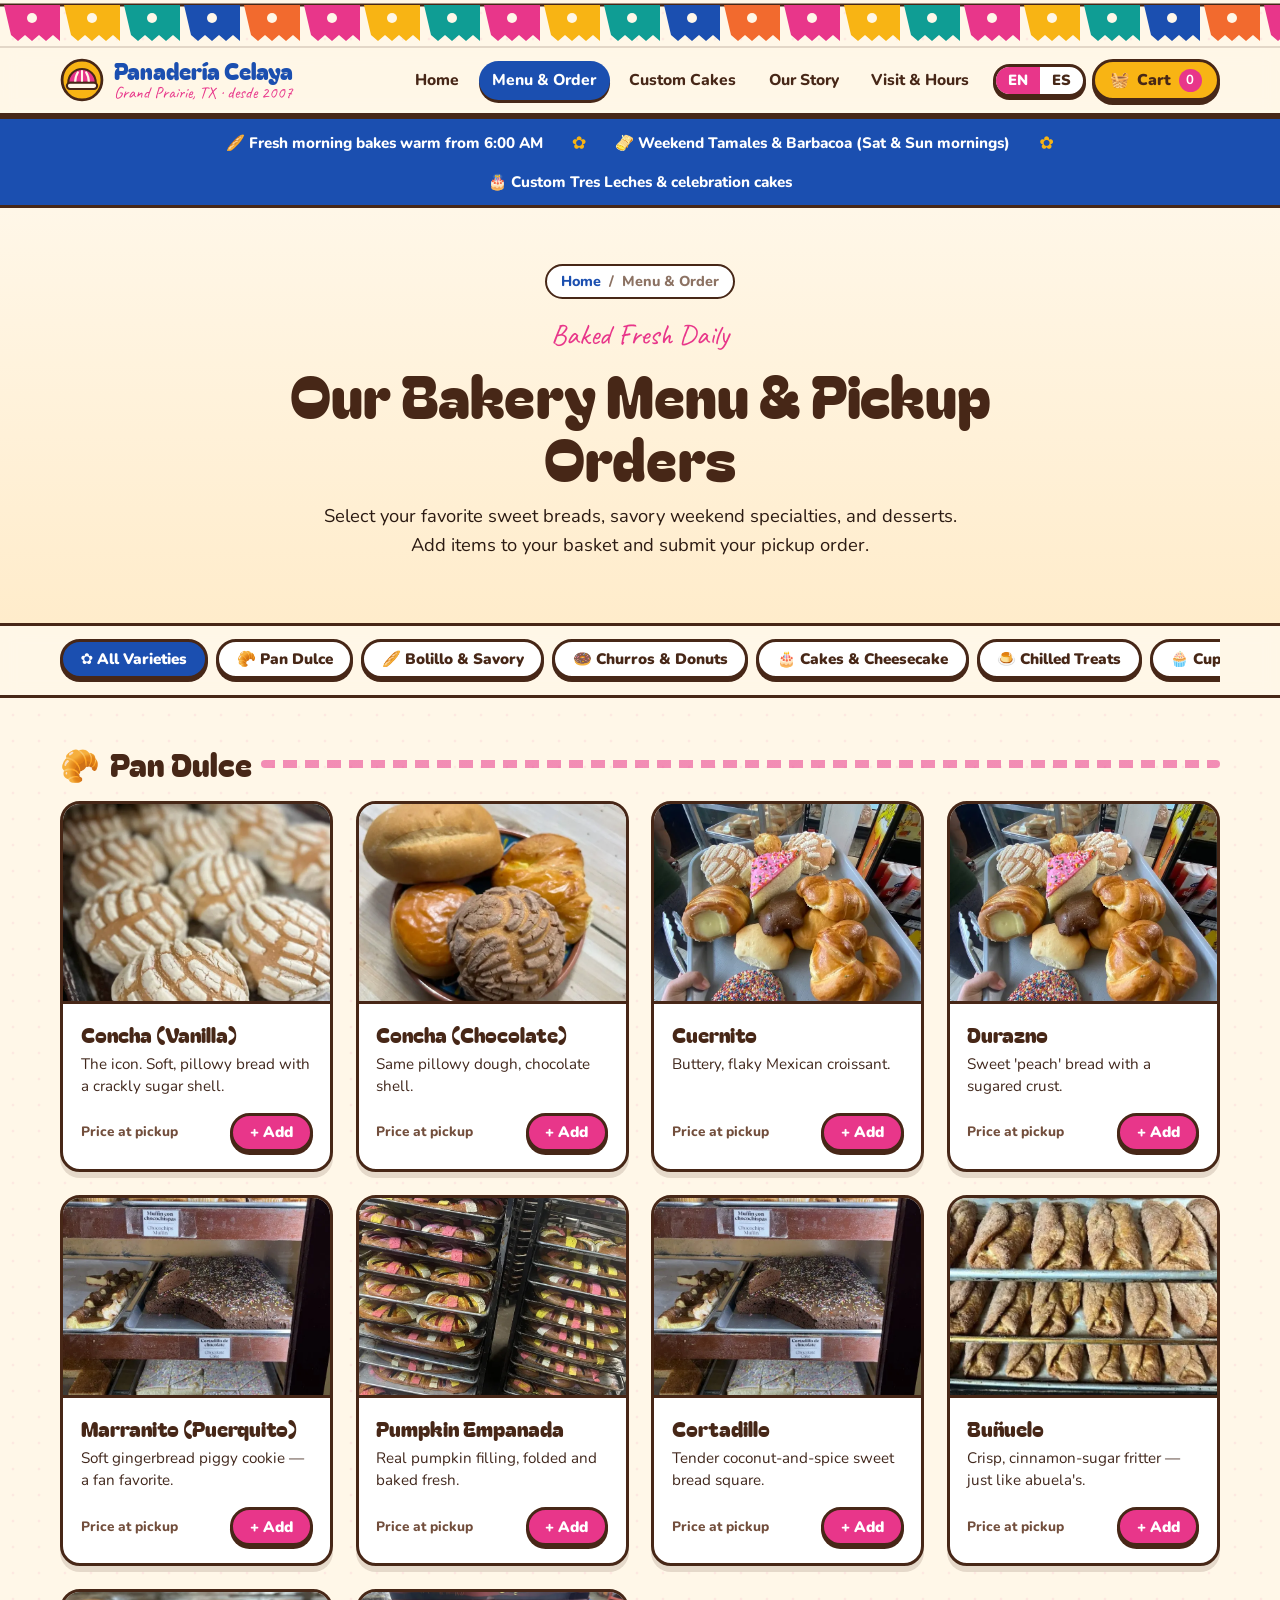
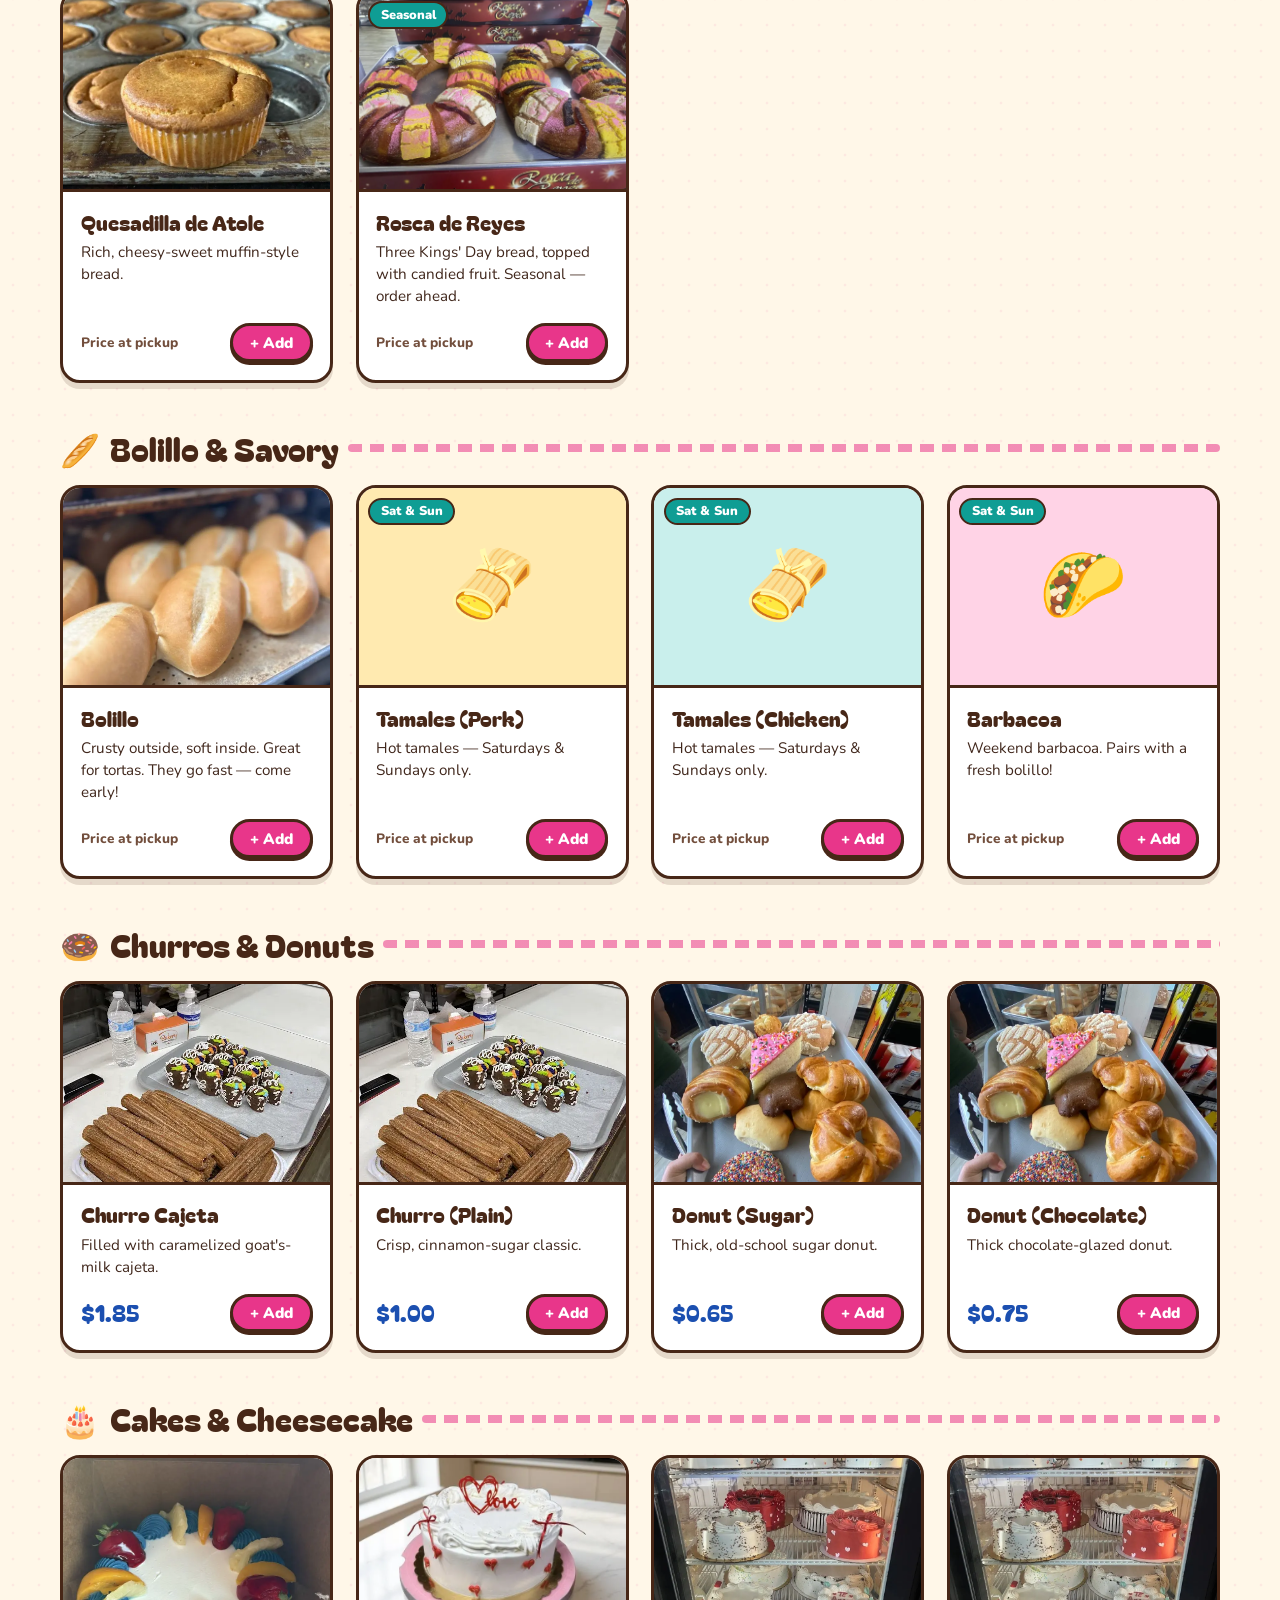
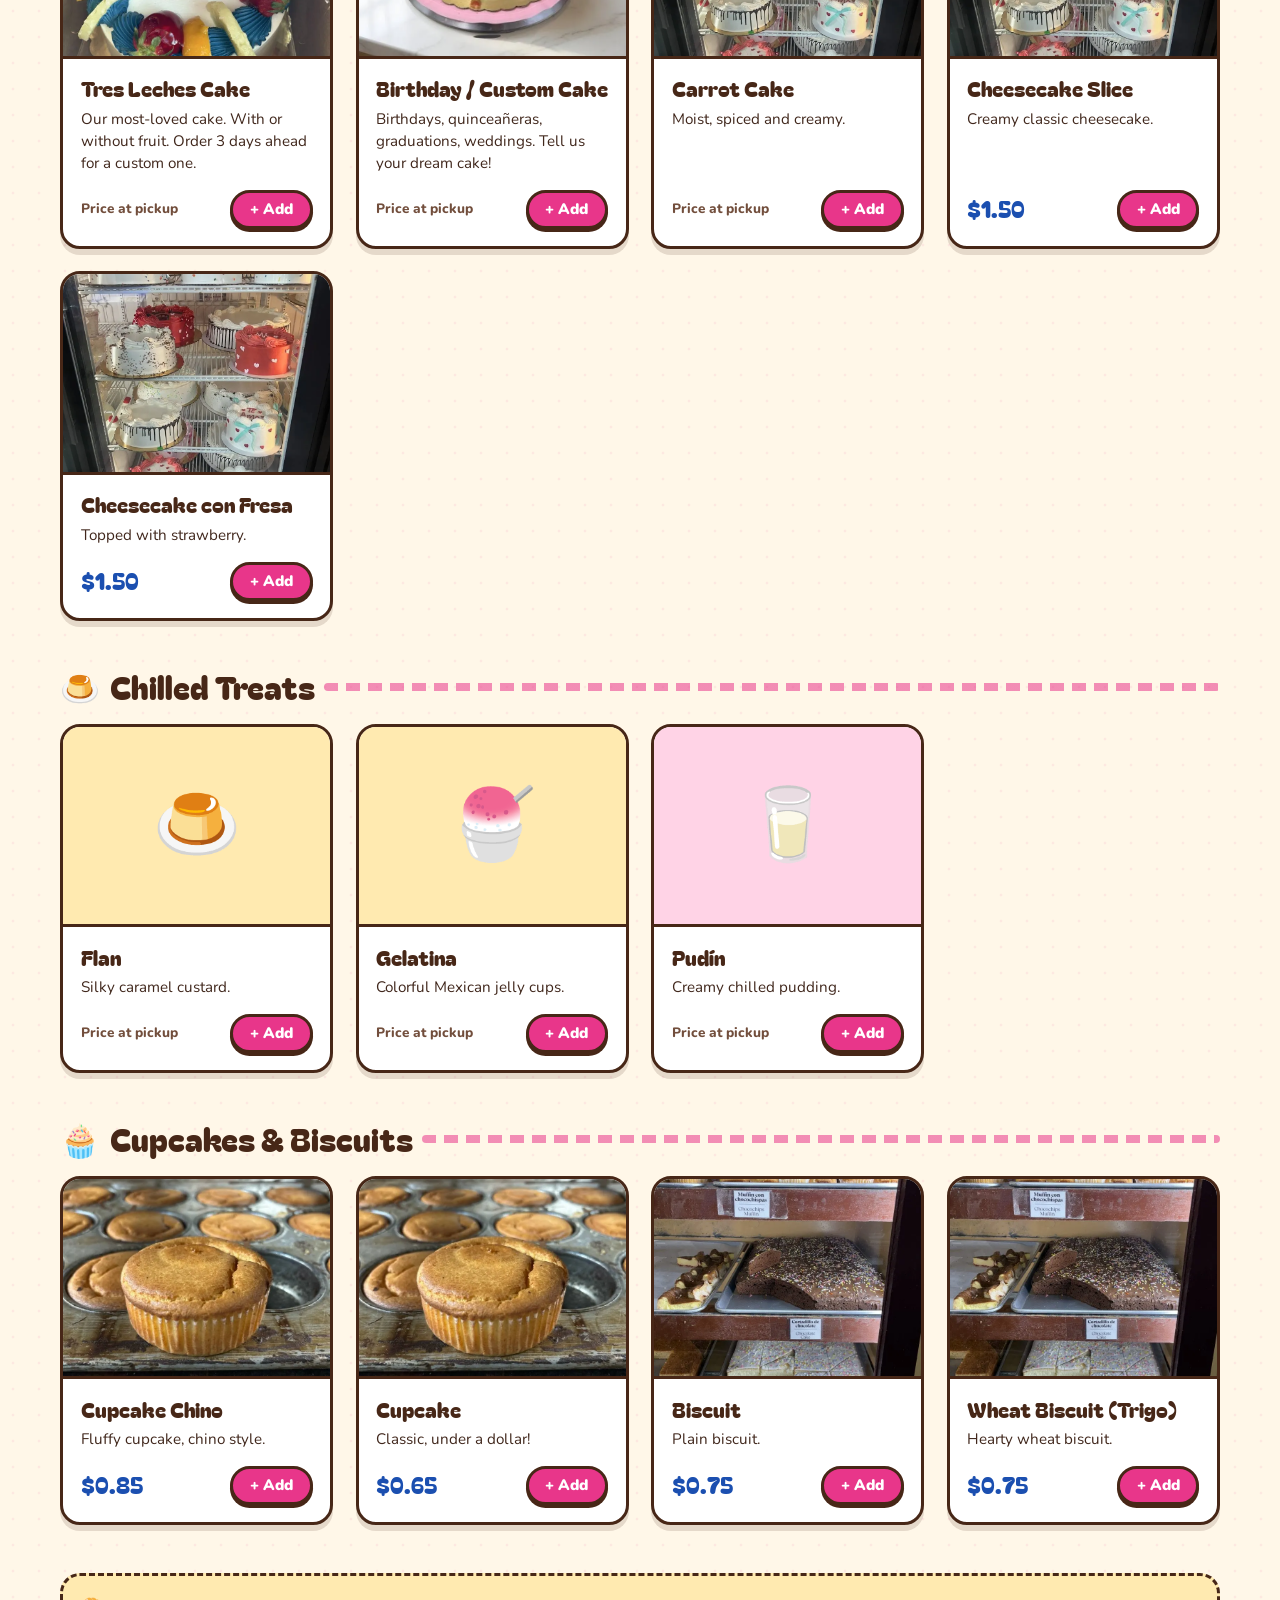
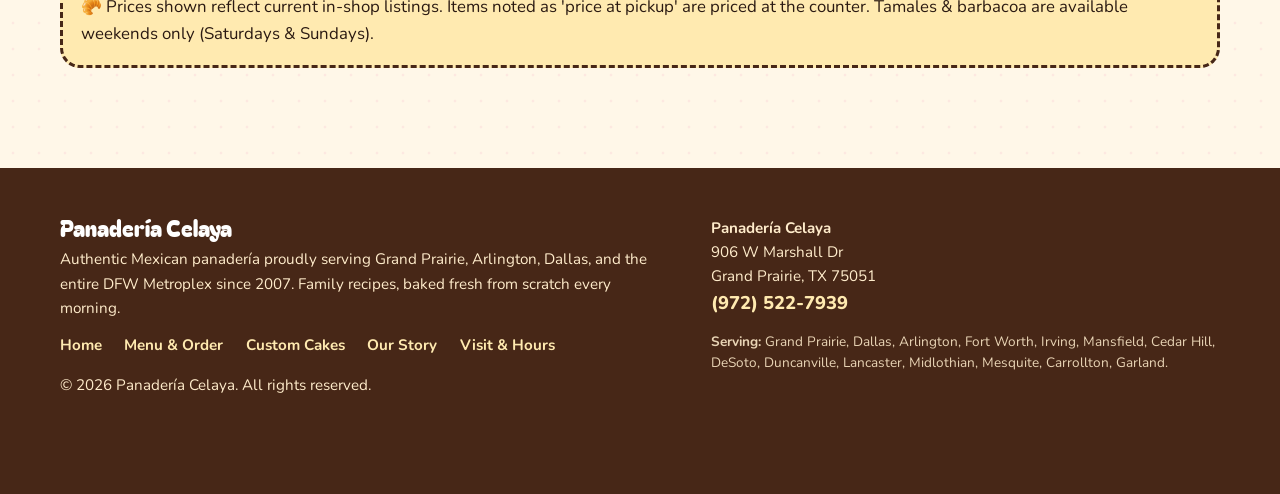
<file: menu/index.html>
<!doctype html>
<html lang="en">
<head>
<meta charset="utf-8">
<meta name="viewport" content="width=device-width,initial-scale=1">
<title>Pan Dulce Menu &amp; Pickup Ordering | Panadería Celaya Grand Prairie</title>
<meta name="description" content="Complete Mexican bakery menu: conchas, bolillos, churros, marranitos, empanadas, tamales, and pasteles. Fresh daily. Build your pickup order online.">
<meta name="keywords" content="panaderia celaya menu, mexican sweet bread prices, conchas grand prairie, bolillo pickup, churros dfw, tres leches menu">
<meta name="robots" content="index,follow,max-image-preview:large,max-snippet:-1,max-video-preview:-1">
<meta name="author" content="Panadería Celaya">
<meta name="theme-color" content="#1b4fb0">
<link rel="canonical" href="https://www.panaderiacelaya.com/menu/">
<link rel="alternate" hreflang="en" href="https://www.panaderiacelaya.com/menu/">
<link rel="alternate" hreflang="es" href="https://www.panaderiacelaya.com/es/menu/">
<link rel="alternate" hreflang="x-default" href="https://www.panaderiacelaya.com/">
<!-- Local Geographic SEO -->
<meta name="geo.region" content="US-TX">
<meta name="geo.placename" content="Grand Prairie">
<meta name="geo.position" content="32.7459;-96.9978">
<meta name="ICBM" content="32.7459, -96.9978">
<meta name="format-detection" content="telephone=yes">
<!-- Open Graph & Social -->
<meta property="og:type" content="restaurant.restaurant">
<meta property="og:site_name" content="Panadería Celaya">
<meta property="og:title" content="Pan Dulce Menu &amp; Pickup Ordering | Panadería Celaya Grand Prairie">
<meta property="og:description" content="Complete Mexican bakery menu: conchas, bolillos, churros, marranitos, empanadas, tamales, and pasteles. Fresh daily. Build your pickup order online.">
<meta property="og:url" content="https://www.panaderiacelaya.com/menu/">
<meta property="og:locale" content="en_US">
<meta property="og:locale:alternate" content="es_US">
<meta property="og:image" content="https://www.panaderiacelaya.com/assets/og-cover.jpg">
<meta property="og:image:width" content="1200">
<meta property="og:image:height" content="630">
<meta property="og:image:alt" content="Panadería Celaya Pan Dulce y Pasteles en Grand Prairie, Texas">
<meta property="restaurant:contact_info:street_address" content="906 W Marshall Dr">
<meta property="restaurant:contact_info:locality" content="Grand Prairie">
<meta property="restaurant:contact_info:region" content="TX">
<meta property="restaurant:contact_info:postal_code" content="75051">
<meta property="restaurant:contact_info:phone_number" content="+1-972-522-7939">
<meta name="twitter:card" content="summary_large_image">
<meta name="twitter:title" content="Pan Dulce Menu &amp; Pickup Ordering | Panadería Celaya Grand Prairie">
<meta name="twitter:description" content="Complete Mexican bakery menu: conchas, bolillos, churros, marranitos, empanadas, tamales, and pasteles. Fresh daily. Build your pickup order online.">
<meta name="twitter:image" content="https://www.panaderiacelaya.com/assets/og-cover.jpg">
<link rel="icon" href="../favicon.svg" type="image/svg+xml">
<link rel="manifest" href="../manifest.webmanifest">
<link rel="preconnect" href="https://fonts.googleapis.com">
<link rel="preconnect" href="https://fonts.gstatic.com" crossorigin>
<link href="https://fonts.googleapis.com/css2?family=Bagel+Fat+One&family=Caveat:wght@600&family=Nunito:wght@400;700;800;900&display=swap" rel="stylesheet">
<link rel="stylesheet" href="../assets/styles.css">
<script type="application/ld+json">{"@context": "https://schema.org", "@graph": [{"@type": "Menu", "@id": "https://www.panaderiacelaya.com/menu/#menu", "name": "Panaderia Celaya Menu", "url": "https://www.panaderiacelaya.com/menu/", "hasMenuSection": [{"@type": "MenuSection", "name": "Pan Dulce", "hasMenuItem": [{"@type": "MenuItem", "name": "Concha (Vanilla)", "description": "The icon. Soft, pillowy bread with a crackly sugar shell."}, {"@type": "MenuItem", "name": "Concha (Chocolate)", "description": "Same pillowy dough, chocolate shell."}, {"@type": "MenuItem", "name": "Cuernito", "description": "Buttery, flaky Mexican croissant."}, {"@type": "MenuItem", "name": "Durazno", "description": "Sweet 'peach' bread with a sugared crust."}, {"@type": "MenuItem", "name": "Marranito (Puerquito)", "description": "Soft gingerbread piggy cookie — a fan favorite."}, {"@type": "MenuItem", "name": "Pumpkin Empanada", "description": "Real pumpkin filling, folded and baked fresh."}, {"@type": "MenuItem", "name": "Cortadillo", "description": "Tender coconut-and-spice sweet bread square."}, {"@type": "MenuItem", "name": "Buñuelo", "description": "Crisp, cinnamon-sugar fritter — just like abuela's."}, {"@type": "MenuItem", "name": "Quesadilla de Atole", "description": "Rich, cheesy-sweet muffin-style bread."}, {"@type": "MenuItem", "name": "Rosca de Reyes", "description": "Three Kings' Day bread, topped with candied fruit. Seasonal — order ahead."}]}, {"@type": "MenuSection", "name": "Bolillo & Savory", "hasMenuItem": [{"@type": "MenuItem", "name": "Bolillo", "description": "Crusty outside, soft inside. Great for tortas. They go fast — come early!"}, {"@type": "MenuItem", "name": "Tamales (Pork)", "description": "Hot tamales — Saturdays & Sundays only."}, {"@type": "MenuItem", "name": "Tamales (Chicken)", "description": "Hot tamales — Saturdays & Sundays only."}, {"@type": "MenuItem", "name": "Barbacoa", "description": "Weekend barbacoa. Pairs with a fresh bolillo!"}]}, {"@type": "MenuSection", "name": "Churros & Donuts", "hasMenuItem": [{"@type": "MenuItem", "name": "Churro Cajeta", "description": "Filled with caramelized goat's-milk cajeta.", "offers": {"@type": "Offer", "price": "1.85", "priceCurrency": "USD"}}, {"@type": "MenuItem", "name": "Churro (Plain)", "description": "Crisp, cinnamon-sugar classic.", "offers": {"@type": "Offer", "price": "1.00", "priceCurrency": "USD"}}, {"@type": "MenuItem", "name": "Donut (Sugar)", "description": "Thick, old-school sugar donut.", "offers": {"@type": "Offer", "price": "0.65", "priceCurrency": "USD"}}, {"@type": "MenuItem", "name": "Donut (Chocolate)", "description": "Thick chocolate-glazed donut.", "offers": {"@type": "Offer", "price": "0.75", "priceCurrency": "USD"}}]}, {"@type": "MenuSection", "name": "Cakes & Cheesecake", "hasMenuItem": [{"@type": "MenuItem", "name": "Tres Leches Cake", "description": "Our most-loved cake. With or without fruit. Order 3 days ahead for a custom one."}, {"@type": "MenuItem", "name": "Birthday / Custom Cake", "description": "Birthdays, quinceañeras, graduations, weddings. Tell us your dream cake!"}, {"@type": "MenuItem", "name": "Carrot Cake", "description": "Moist, spiced and creamy."}, {"@type": "MenuItem", "name": "Cheesecake Slice", "description": "Creamy classic cheesecake.", "offers": {"@type": "Offer", "price": "1.50", "priceCurrency": "USD"}}, {"@type": "MenuItem", "name": "Cheesecake con Fresa", "description": "Topped with strawberry.", "offers": {"@type": "Offer", "price": "1.50", "priceCurrency": "USD"}}]}, {"@type": "MenuSection", "name": "Chilled Treats", "hasMenuItem": [{"@type": "MenuItem", "name": "Flan", "description": "Silky caramel custard."}, {"@type": "MenuItem", "name": "Gelatina", "description": "Colorful Mexican jelly cups."}, {"@type": "MenuItem", "name": "Pudín", "description": "Creamy chilled pudding."}]}, {"@type": "MenuSection", "name": "Cupcakes & Biscuits", "hasMenuItem": [{"@type": "MenuItem", "name": "Cupcake Chino", "description": "Fluffy cupcake, chino style.", "offers": {"@type": "Offer", "price": "0.85", "priceCurrency": "USD"}}, {"@type": "MenuItem", "name": "Cupcake", "description": "Classic, under a dollar!", "offers": {"@type": "Offer", "price": "0.65", "priceCurrency": "USD"}}, {"@type": "MenuItem", "name": "Biscuit", "description": "Plain biscuit.", "offers": {"@type": "Offer", "price": "0.75", "priceCurrency": "USD"}}, {"@type": "MenuItem", "name": "Wheat Biscuit (Trigo)", "description": "Hearty wheat biscuit.", "offers": {"@type": "Offer", "price": "0.75", "priceCurrency": "USD"}}]}]}, {"@type": "BreadcrumbList", "itemListElement": [{"@type": "ListItem", "position": 1, "name": "Home", "item": "https://www.panaderiacelaya.com/"}, {"@type": "ListItem", "position": 2, "name": "Menu", "item": "https://www.panaderiacelaya.com/menu/"}]}]}</script>
</head>
<body>
<a class="skip" href="#mainContent">Skip to main content</a>
<div class="picado" aria-hidden="true"></div>
<header class="top">
  <div class="wrap">
    <a class="logo" href="../" aria-label="Panadería Celaya Inicio">
      <svg viewBox="0 0 64 64" aria-hidden="true"><circle cx="32" cy="32" r="29" fill="#f8b414" stroke="#472717" stroke-width="4"/><path d="M12 36a20 20 0 0 1 40 0z" fill="#e8368a" stroke="#472717" stroke-width="3"/><path d="M22 36c0-8 2-12 4-15M32 36V19M42 36c0-8-2-12-4-15" stroke="#fff7e8" stroke-width="3" fill="none" stroke-linecap="round"/><rect x="10" y="36" width="44" height="9" rx="4.5" fill="#fff7e8" stroke="#472717" stroke-width="3"/></svg>
      <span>Panadería Celaya<small>Grand Prairie, TX · desde 2007</small></span>
    </a>
    <nav class="main" aria-label="Navigation">
      <a class="nav-link" href="../">Home</a>
      <a class="nav-link active" href="../menu/">Menu & Order</a>
      <a class="nav-link" href="../cakes/">Custom Cakes</a>
      <a class="nav-link" href="../about/">Our Story</a>
      <a class="nav-link" href="../visit/">Visit & Hours</a>
      <div class="lang" role="group" aria-label="Language selection"><span aria-current="true">EN</span><a href="../es/menu/" hreflang="es" lang="es" title="Cambiar a Español">ES</a></div>
      <button class="cart-btn" type="button" data-open-cart aria-label="Cart">
        🧺 <span class="t">Cart</span> <b class="cart-count">0</b>
      </button>
      <button class="nav-toggle" id="navToggle" type="button" aria-expanded="false" aria-controls="mobileDrawer" aria-label="Toggle menu">☰</button>
    </nav>
  </div>
  <div class="mobile-drawer" id="mobileDrawer">
    <a class="" href="../">Home</a>
    <a class="active" href="../menu/">Menu & Order</a>
    <a class="" href="../cakes/">Custom Cakes</a>
    <a class="" href="../about/">Our Story</a>
    <a class="" href="../visit/">Visit & Hours</a>
  </div>
</header>

<div class="bulletin-bar" role="region" aria-label="Bakery Announcements">
  <div class="wrap">
    <span>🥖 Fresh morning bakes warm from 6:00 AM</span>
    <span class="dot-sep" aria-hidden="true">✿</span>
    <span>🫔 Weekend Tamales & Barbacoa (Sat & Sun mornings)</span>
    <span class="dot-sep" aria-hidden="true">✿</span>
    <span>🎂 Custom Tres Leches & celebration cakes</span>
  </div>
</div>

<main id="mainContent">

<div class="page-banner">
  <div class="wrap">
    <div class="breadcrumb">
      <a href="../">Home</a>
      <span>/</span>
      <span>Menu & Order</span>
    </div>
    <span class="eyebrow">Baked Fresh Daily</span>
    <h1>Our Bakery Menu & Pickup Orders</h1>
    <p class="banner-desc">Select your favorite sweet breads, savory weekend specialties, and desserts. Add items to your basket and submit your pickup order.</p>
  </div>
</div>

<div class="menu-controls">
  <div class="wrap">
    <div class="menu-filters"><button class="filter-btn active" type="button" data-cat="all">✿ All Varieties</button><button class="filter-btn" type="button" data-cat="pan">🥐 Pan Dulce</button><button class="filter-btn" type="button" data-cat="salado">🥖 Bolillo &amp; Savory</button><button class="filter-btn" type="button" data-cat="churros">🍩 Churros &amp; Donuts</button><button class="filter-btn" type="button" data-cat="cakes">🎂 Cakes &amp; Cheesecake</button><button class="filter-btn" type="button" data-cat="frio">🍮 Chilled Treats</button><button class="filter-btn" type="button" data-cat="mini">🧁 Cupcakes &amp; Biscuits</button></div>
  </div>
</div>

<section style="padding-top: 1rem;">
  <div class="wrap">
    
<div class="cat-section" id="cat-pan">
  <h3 class="cat-title"><span>🥐</span> Pan Dulce</h3>
  <div class="item-grid"><article class="item" data-id="concha-v"><div class="ph"><img src="../assets/img/conchas-rack.webp" alt="Concha (Vanilla) — Panadería Celaya Grand Prairie TX" loading="lazy" width="400" height="300"></div><div class="bd"><h4>Concha (Vanilla)</h4><p>The icon. Soft, pillowy bread with a crackly sugar shell.</p><div class="row"><span class="price ask">Price at pickup</span><button class="add" type="button">+ Add</button><span class="step"><button type="button" data-d="-1" aria-label="Remove one">–</button><output>0</output><button type="button" data-d="1" aria-label="Add one">+</button></span></div></div></article><article class="item" data-id="concha-c"><div class="ph"><img src="../assets/img/bread-bowl.webp" alt="Concha (Chocolate) — Panadería Celaya Grand Prairie TX" loading="lazy" width="400" height="300"></div><div class="bd"><h4>Concha (Chocolate)</h4><p>Same pillowy dough, chocolate shell.</p><div class="row"><span class="price ask">Price at pickup</span><button class="add" type="button">+ Add</button><span class="step"><button type="button" data-d="-1" aria-label="Remove one">–</button><output>0</output><button type="button" data-d="1" aria-label="Add one">+</button></span></div></div></article><article class="item" data-id="cuernito"><div class="ph"><img src="../assets/img/tray.webp" alt="Cuernito — Panadería Celaya Grand Prairie TX" loading="lazy" width="400" height="300"></div><div class="bd"><h4>Cuernito</h4><p>Buttery, flaky Mexican croissant.</p><div class="row"><span class="price ask">Price at pickup</span><button class="add" type="button">+ Add</button><span class="step"><button type="button" data-d="-1" aria-label="Remove one">–</button><output>0</output><button type="button" data-d="1" aria-label="Add one">+</button></span></div></div></article><article class="item" data-id="durazno"><div class="ph"><img src="../assets/img/tray.webp" alt="Durazno — Panadería Celaya Grand Prairie TX" loading="lazy" width="400" height="300"></div><div class="bd"><h4>Durazno</h4><p>Sweet &#x27;peach&#x27; bread with a sugared crust.</p><div class="row"><span class="price ask">Price at pickup</span><button class="add" type="button">+ Add</button><span class="step"><button type="button" data-d="-1" aria-label="Remove one">–</button><output>0</output><button type="button" data-d="1" aria-label="Add one">+</button></span></div></div></article><article class="item" data-id="marranito"><div class="ph"><img src="../assets/img/case.webp" alt="Marranito (Puerquito) — Panadería Celaya Grand Prairie TX" loading="lazy" width="400" height="300"></div><div class="bd"><h4>Marranito (Puerquito)</h4><p>Soft gingerbread piggy cookie — a fan favorite.</p><div class="row"><span class="price ask">Price at pickup</span><button class="add" type="button">+ Add</button><span class="step"><button type="button" data-d="-1" aria-label="Remove one">–</button><output>0</output><button type="button" data-d="1" aria-label="Add one">+</button></span></div></div></article><article class="item" data-id="empanada"><div class="ph"><img src="../assets/img/rack-color.webp" alt="Pumpkin Empanada — Panadería Celaya Grand Prairie TX" loading="lazy" width="400" height="300"></div><div class="bd"><h4>Pumpkin Empanada</h4><p>Real pumpkin filling, folded and baked fresh.</p><div class="row"><span class="price ask">Price at pickup</span><button class="add" type="button">+ Add</button><span class="step"><button type="button" data-d="-1" aria-label="Remove one">–</button><output>0</output><button type="button" data-d="1" aria-label="Add one">+</button></span></div></div></article><article class="item" data-id="cortadillo"><div class="ph"><img src="../assets/img/case.webp" alt="Cortadillo — Panadería Celaya Grand Prairie TX" loading="lazy" width="400" height="300"></div><div class="bd"><h4>Cortadillo</h4><p>Tender coconut-and-spice sweet bread square.</p><div class="row"><span class="price ask">Price at pickup</span><button class="add" type="button">+ Add</button><span class="step"><button type="button" data-d="-1" aria-label="Remove one">–</button><output>0</output><button type="button" data-d="1" aria-label="Add one">+</button></span></div></div></article><article class="item" data-id="bunuelo"><div class="ph"><img src="../assets/img/rolls-rack.webp" alt="Buñuelo — Panadería Celaya Grand Prairie TX" loading="lazy" width="400" height="300"></div><div class="bd"><h4>Buñuelo</h4><p>Crisp, cinnamon-sugar fritter — just like abuela&#x27;s.</p><div class="row"><span class="price ask">Price at pickup</span><button class="add" type="button">+ Add</button><span class="step"><button type="button" data-d="-1" aria-label="Remove one">–</button><output>0</output><button type="button" data-d="1" aria-label="Add one">+</button></span></div></div></article><article class="item" data-id="quesadilla"><div class="ph"><img src="../assets/img/muffin.webp" alt="Quesadilla de Atole — Panadería Celaya Grand Prairie TX" loading="lazy" width="400" height="300"></div><div class="bd"><h4>Quesadilla de Atole</h4><p>Rich, cheesy-sweet muffin-style bread.</p><div class="row"><span class="price ask">Price at pickup</span><button class="add" type="button">+ Add</button><span class="step"><button type="button" data-d="-1" aria-label="Remove one">–</button><output>0</output><button type="button" data-d="1" aria-label="Add one">+</button></span></div></div></article><article class="item" data-id="rosca"><div class="ph"><img src="../assets/img/rosca.webp" alt="Rosca de Reyes — Panadería Celaya Grand Prairie TX" loading="lazy" width="400" height="300"><span class="tag">Seasonal</span></div><div class="bd"><h4>Rosca de Reyes</h4><p>Three Kings&#x27; Day bread, topped with candied fruit. Seasonal — order ahead.</p><div class="row"><span class="price ask">Price at pickup</span><button class="add" type="button">+ Add</button><span class="step"><button type="button" data-d="-1" aria-label="Remove one">–</button><output>0</output><button type="button" data-d="1" aria-label="Add one">+</button></span></div></div></article></div>
</div>
<div class="cat-section" id="cat-salado">
  <h3 class="cat-title"><span>🥖</span> Bolillo &amp; Savory</h3>
  <div class="item-grid"><article class="item" data-id="bolillo"><div class="ph"><img src="../assets/img/bolillos.webp" alt="Bolillo — Panadería Celaya Grand Prairie TX" loading="lazy" width="400" height="300"></div><div class="bd"><h4>Bolillo</h4><p>Crusty outside, soft inside. Great for tortas. They go fast — come early!</p><div class="row"><span class="price ask">Price at pickup</span><button class="add" type="button">+ Add</button><span class="step"><button type="button" data-d="-1" aria-label="Remove one">–</button><output>0</output><button type="button" data-d="1" aria-label="Add one">+</button></span></div></div></article><article class="item" data-id="tamal-p"><div class="ph emo e0" role="img" aria-label="Tamales (Pork)">🫔<span class="tag">Sat & Sun</span></div><div class="bd"><h4>Tamales (Pork)</h4><p>Hot tamales — Saturdays &amp; Sundays only.</p><div class="row"><span class="price ask">Price at pickup</span><button class="add" type="button">+ Add</button><span class="step"><button type="button" data-d="-1" aria-label="Remove one">–</button><output>0</output><button type="button" data-d="1" aria-label="Add one">+</button></span></div></div></article><article class="item" data-id="tamal-c"><div class="ph emo e2" role="img" aria-label="Tamales (Chicken)">🫔<span class="tag">Sat & Sun</span></div><div class="bd"><h4>Tamales (Chicken)</h4><p>Hot tamales — Saturdays &amp; Sundays only.</p><div class="row"><span class="price ask">Price at pickup</span><button class="add" type="button">+ Add</button><span class="step"><button type="button" data-d="-1" aria-label="Remove one">–</button><output>0</output><button type="button" data-d="1" aria-label="Add one">+</button></span></div></div></article><article class="item" data-id="barbacoa"><div class="ph emo e1" role="img" aria-label="Barbacoa">🌮<span class="tag">Sat & Sun</span></div><div class="bd"><h4>Barbacoa</h4><p>Weekend barbacoa. Pairs with a fresh bolillo!</p><div class="row"><span class="price ask">Price at pickup</span><button class="add" type="button">+ Add</button><span class="step"><button type="button" data-d="-1" aria-label="Remove one">–</button><output>0</output><button type="button" data-d="1" aria-label="Add one">+</button></span></div></div></article></div>
</div>
<div class="cat-section" id="cat-churros">
  <h3 class="cat-title"><span>🍩</span> Churros &amp; Donuts</h3>
  <div class="item-grid"><article class="item" data-id="churro-c"><div class="ph"><img src="../assets/img/churros.webp" alt="Churro Cajeta — Panadería Celaya Grand Prairie TX" loading="lazy" width="400" height="300"></div><div class="bd"><h4>Churro Cajeta</h4><p>Filled with caramelized goat&#x27;s-milk cajeta.</p><div class="row"><span class="price">$1.85</span><button class="add" type="button">+ Add</button><span class="step"><button type="button" data-d="-1" aria-label="Remove one">–</button><output>0</output><button type="button" data-d="1" aria-label="Add one">+</button></span></div></div></article><article class="item" data-id="churro-p"><div class="ph"><img src="../assets/img/churros.webp" alt="Churro (Plain) — Panadería Celaya Grand Prairie TX" loading="lazy" width="400" height="300"></div><div class="bd"><h4>Churro (Plain)</h4><p>Crisp, cinnamon-sugar classic.</p><div class="row"><span class="price">$1.00</span><button class="add" type="button">+ Add</button><span class="step"><button type="button" data-d="-1" aria-label="Remove one">–</button><output>0</output><button type="button" data-d="1" aria-label="Add one">+</button></span></div></div></article><article class="item" data-id="donut-s"><div class="ph"><img src="../assets/img/tray.webp" alt="Donut (Sugar) — Panadería Celaya Grand Prairie TX" loading="lazy" width="400" height="300"></div><div class="bd"><h4>Donut (Sugar)</h4><p>Thick, old-school sugar donut.</p><div class="row"><span class="price">$0.65</span><button class="add" type="button">+ Add</button><span class="step"><button type="button" data-d="-1" aria-label="Remove one">–</button><output>0</output><button type="button" data-d="1" aria-label="Add one">+</button></span></div></div></article><article class="item" data-id="donut-c"><div class="ph"><img src="../assets/img/tray.webp" alt="Donut (Chocolate) — Panadería Celaya Grand Prairie TX" loading="lazy" width="400" height="300"></div><div class="bd"><h4>Donut (Chocolate)</h4><p>Thick chocolate-glazed donut.</p><div class="row"><span class="price">$0.75</span><button class="add" type="button">+ Add</button><span class="step"><button type="button" data-d="-1" aria-label="Remove one">–</button><output>0</output><button type="button" data-d="1" aria-label="Add one">+</button></span></div></div></article></div>
</div>
<div class="cat-section" id="cat-cakes">
  <h3 class="cat-title"><span>🎂</span> Cakes &amp; Cheesecake</h3>
  <div class="item-grid"><article class="item" data-id="tres-leches"><div class="ph"><img src="../assets/img/cake-fruit.webp" alt="Tres Leches Cake — Panadería Celaya Grand Prairie TX" loading="lazy" width="400" height="300"></div><div class="bd"><h4>Tres Leches Cake</h4><p>Our most-loved cake. With or without fruit. Order 3 days ahead for a custom one.</p><div class="row"><span class="price ask">Price at pickup</span><button class="add" type="button">+ Add</button><span class="step"><button type="button" data-d="-1" aria-label="Remove one">–</button><output>0</output><button type="button" data-d="1" aria-label="Add one">+</button></span></div></div></article><article class="item" data-id="birthday"><div class="ph"><img src="../assets/img/cake-love.webp" alt="Birthday / Custom Cake — Panadería Celaya Grand Prairie TX" loading="lazy" width="400" height="300"></div><div class="bd"><h4>Birthday / Custom Cake</h4><p>Birthdays, quinceañeras, graduations, weddings. Tell us your dream cake!</p><div class="row"><span class="price ask">Price at pickup</span><button class="add" type="button">+ Add</button><span class="step"><button type="button" data-d="-1" aria-label="Remove one">–</button><output>0</output><button type="button" data-d="1" aria-label="Add one">+</button></span></div></div></article><article class="item" data-id="carrot"><div class="ph"><img src="../assets/img/cakes-fridge.webp" alt="Carrot Cake — Panadería Celaya Grand Prairie TX" loading="lazy" width="400" height="300"></div><div class="bd"><h4>Carrot Cake</h4><p>Moist, spiced and creamy.</p><div class="row"><span class="price ask">Price at pickup</span><button class="add" type="button">+ Add</button><span class="step"><button type="button" data-d="-1" aria-label="Remove one">–</button><output>0</output><button type="button" data-d="1" aria-label="Add one">+</button></span></div></div></article><article class="item" data-id="cheese"><div class="ph"><img src="../assets/img/cakes-fridge.webp" alt="Cheesecake Slice — Panadería Celaya Grand Prairie TX" loading="lazy" width="400" height="300"></div><div class="bd"><h4>Cheesecake Slice</h4><p>Creamy classic cheesecake.</p><div class="row"><span class="price">$1.50</span><button class="add" type="button">+ Add</button><span class="step"><button type="button" data-d="-1" aria-label="Remove one">–</button><output>0</output><button type="button" data-d="1" aria-label="Add one">+</button></span></div></div></article><article class="item" data-id="cheese-f"><div class="ph"><img src="../assets/img/cakes-fridge.webp" alt="Cheesecake con Fresa — Panadería Celaya Grand Prairie TX" loading="lazy" width="400" height="300"></div><div class="bd"><h4>Cheesecake con Fresa</h4><p>Topped with strawberry.</p><div class="row"><span class="price">$1.50</span><button class="add" type="button">+ Add</button><span class="step"><button type="button" data-d="-1" aria-label="Remove one">–</button><output>0</output><button type="button" data-d="1" aria-label="Add one">+</button></span></div></div></article></div>
</div>
<div class="cat-section" id="cat-frio">
  <h3 class="cat-title"><span>🍮</span> Chilled Treats</h3>
  <div class="item-grid"><article class="item" data-id="flan"><div class="ph emo e0" role="img" aria-label="Flan">🍮</div><div class="bd"><h4>Flan</h4><p>Silky caramel custard.</p><div class="row"><span class="price ask">Price at pickup</span><button class="add" type="button">+ Add</button><span class="step"><button type="button" data-d="-1" aria-label="Remove one">–</button><output>0</output><button type="button" data-d="1" aria-label="Add one">+</button></span></div></div></article><article class="item" data-id="gelatina"><div class="ph emo e0" role="img" aria-label="Gelatina">🍧</div><div class="bd"><h4>Gelatina</h4><p>Colorful Mexican jelly cups.</p><div class="row"><span class="price ask">Price at pickup</span><button class="add" type="button">+ Add</button><span class="step"><button type="button" data-d="-1" aria-label="Remove one">–</button><output>0</output><button type="button" data-d="1" aria-label="Add one">+</button></span></div></div></article><article class="item" data-id="pudin"><div class="ph emo e1" role="img" aria-label="Pudín">🥛</div><div class="bd"><h4>Pudín</h4><p>Creamy chilled pudding.</p><div class="row"><span class="price ask">Price at pickup</span><button class="add" type="button">+ Add</button><span class="step"><button type="button" data-d="-1" aria-label="Remove one">–</button><output>0</output><button type="button" data-d="1" aria-label="Add one">+</button></span></div></div></article></div>
</div>
<div class="cat-section" id="cat-mini">
  <h3 class="cat-title"><span>🧁</span> Cupcakes &amp; Biscuits</h3>
  <div class="item-grid"><article class="item" data-id="cup-chino"><div class="ph"><img src="../assets/img/muffin.webp" alt="Cupcake Chino — Panadería Celaya Grand Prairie TX" loading="lazy" width="400" height="300"></div><div class="bd"><h4>Cupcake Chino</h4><p>Fluffy cupcake, chino style.</p><div class="row"><span class="price">$0.85</span><button class="add" type="button">+ Add</button><span class="step"><button type="button" data-d="-1" aria-label="Remove one">–</button><output>0</output><button type="button" data-d="1" aria-label="Add one">+</button></span></div></div></article><article class="item" data-id="cup"><div class="ph"><img src="../assets/img/muffin.webp" alt="Cupcake — Panadería Celaya Grand Prairie TX" loading="lazy" width="400" height="300"></div><div class="bd"><h4>Cupcake</h4><p>Classic, under a dollar!</p><div class="row"><span class="price">$0.65</span><button class="add" type="button">+ Add</button><span class="step"><button type="button" data-d="-1" aria-label="Remove one">–</button><output>0</output><button type="button" data-d="1" aria-label="Add one">+</button></span></div></div></article><article class="item" data-id="bisc"><div class="ph"><img src="../assets/img/case.webp" alt="Biscuit — Panadería Celaya Grand Prairie TX" loading="lazy" width="400" height="300"></div><div class="bd"><h4>Biscuit</h4><p>Plain biscuit.</p><div class="row"><span class="price">$0.75</span><button class="add" type="button">+ Add</button><span class="step"><button type="button" data-d="-1" aria-label="Remove one">–</button><output>0</output><button type="button" data-d="1" aria-label="Add one">+</button></span></div></div></article><article class="item" data-id="bisc-t"><div class="ph"><img src="../assets/img/case.webp" alt="Wheat Biscuit (Trigo) — Panadería Celaya Grand Prairie TX" loading="lazy" width="400" height="300"></div><div class="bd"><h4>Wheat Biscuit (Trigo)</h4><p>Hearty wheat biscuit.</p><div class="row"><span class="price">$0.75</span><button class="add" type="button">+ Add</button><span class="step"><button type="button" data-d="-1" aria-label="Remove one">–</button><output>0</output><button type="button" data-d="1" aria-label="Add one">+</button></span></div></div></article></div>
</div>
    <div class="weekend-alert" style="margin-top: 2rem;">
      <p>🥐 Prices shown reflect current in-shop listings. Items noted as 'price at pickup' are priced at the counter. Tamales & barbacoa are available weekends only (Saturdays & Sundays).</p>
    </div>
  </div>
</section>

</main>

<footer>
  <div class="wrap">
    <div>
      <h3>Panadería Celaya</h3>
      <p>Authentic Mexican panadería proudly serving Grand Prairie, Arlington, Dallas, and the entire DFW Metroplex since 2007. Family recipes, baked fresh from scratch every morning.</p>
      <div class="footer-links">
        <a href="../">Home</a>
        <a href="../menu/">Menu & Order</a>
        <a href="../cakes/">Custom Cakes</a>
        <a href="../about/">Our Story</a>
        <a href="../visit/">Visit & Hours</a>
      </div>
      <p style="margin-top: 1rem;">© <span id="yr">2026</span> Panadería Celaya. All rights reserved.</p>
    </div>
    <div>
      <address style="font-style: normal; line-height: 1.6;">
        <strong>Panadería Celaya</strong><br>
        906 W Marshall Dr<br>
        Grand Prairie, TX 75051<br>
        <a href="tel:+19725227939" style="font-size: 1.15rem; font-weight: 800;">(972) 522-7939</a>
      </address>
      <p class="cities"><strong>Serving:</strong> Grand Prairie, Dallas, Arlington, Fort Worth, Irving, Mansfield, Cedar Hill, DeSoto, Duncanville, Lancaster, Midlothian, Mesquite, Carrollton, Garland.</p>
    </div>
  </div>
</footer>

<div class="mbar">
  <a class="btn alt" href="tel:+19725227939">📞 Call</a>
  <button class="btn" type="button" data-open-cart>
    🧺 Order <b class="cart-count" style="background: var(--marigold); color: var(--choc); border-radius: 99px; padding: 0 0.5rem; margin-left: 0.3rem;">0</b>
  </button>
</div>

<!-- Persistent Cart Drawer -->
<div class="scrim" id="scrim"></div>
<aside class="drawer" id="drawer" role="dialog" aria-modal="true" aria-labelledby="dh" aria-hidden="true">
  <header>
    <h2 id="dh">🧺 Your Order</h2>
    <button class="x" id="drawerClose" type="button" aria-label="Close">✕</button>
  </header>
  <div class="dbody">
    <div id="cartView">
      <div id="cartLines"></div>
      <form class="order" id="orderForm" novalidate hidden>
        <label>Your name<input id="f-name" autocomplete="name" required><span class="err" id="e-name" role="alert"></span></label>
        <label>Phone number<input id="f-phone" type="tel" inputmode="tel" autocomplete="tel" placeholder="(972) 555-0123" required><span class="err" id="e-phone" role="alert"></span></label>
        <div class="two">
          <label>Pickup date<input id="f-date" type="date" required><span class="err" id="e-date" role="alert"></span></label>
          <label>Pickup time<select id="f-time"></select></label>
        </div>
        <p class="fine" id="cakeNote" hidden>🎂 Custom decorated cakes require at least 3 days advance notice.</p>
        <div class="cakebox" id="cakeBox">
          <strong>🎂 Custom Cake Request</strong>
          <label>Size / Servings<input id="f-size" placeholder="e.g. 1/2 sheet, 30 people, 10-inch round"></label>
          <label>Flavor & filling<input id="f-flavor" placeholder="e.g. Tres leches with fresh strawberries"></label>
          <label>Inscription on cake<input id="f-msg" placeholder="e.g. ¡Feliz Cumpleaños Mamá!"></label>
        </div>
        <label>Special notes (optional)<textarea id="f-notes" rows="2" placeholder="Allergies, extra candles, packaging preferences..."></textarea></label>
        <button class="btn" type="submit">Send Order to Bakery</button>
        <p class="fine">No payment charged online. We confirm your order and total by phone or text; pay at pickup.</p>
      </form>
    </div>
    <div id="doneView" class="done" hidden>
      <div class="big">🎉</div>
      <h3>¡Casi Listo!</h3>
      <p>Your order summary is ready! Send it directly to the bakery via SMS text or give us a quick phone call.</p>
      <p class="fine" id="sentOk" hidden>✅ Your order notification was also transmitted to our bakery staff.</p>
      <pre id="doneMsg"></pre>
      <div class="btns">
        <a class="btn" id="smsBtn" href="#">💬 Text Order via SMS</a>
        <a class="btn blue" id="callBtn" href="#">📞 Call to Confirm (972) 522-7939</a>
        <button class="btn alt sm" id="copyBtn" type="button">📋 Copy Summary</button>
        <button class="btn alt sm" id="clearBtn" type="button">Start New Order</button>
      </div>
    </div>
  </div>
</aside>

<div class="toast" id="toast" role="status" aria-live="polite"></div>
<script>
  window.CELAYA = {"lang": "en", "items": {"concha-v": {"name": "Concha (Vanilla)", "price": null, "cake": false}, "concha-c": {"name": "Concha (Chocolate)", "price": null, "cake": false}, "cuernito": {"name": "Cuernito", "price": null, "cake": false}, "durazno": {"name": "Durazno", "price": null, "cake": false}, "marranito": {"name": "Marranito (Puerquito)", "price": null, "cake": false}, "empanada": {"name": "Pumpkin Empanada", "price": null, "cake": false}, "cortadillo": {"name": "Cortadillo", "price": null, "cake": false}, "bunuelo": {"name": "Buñuelo", "price": null, "cake": false}, "quesadilla": {"name": "Quesadilla de Atole", "price": null, "cake": false}, "rosca": {"name": "Rosca de Reyes", "price": null, "cake": false}, "bolillo": {"name": "Bolillo", "price": null, "cake": false}, "tamal-p": {"name": "Tamales (Pork)", "price": null, "cake": false}, "tamal-c": {"name": "Tamales (Chicken)", "price": null, "cake": false}, "barbacoa": {"name": "Barbacoa", "price": null, "cake": false}, "churro-c": {"name": "Churro Cajeta", "price": 1.85, "cake": false}, "churro-p": {"name": "Churro (Plain)", "price": 1, "cake": false}, "donut-s": {"name": "Donut (Sugar)", "price": 0.65, "cake": false}, "donut-c": {"name": "Donut (Chocolate)", "price": 0.75, "cake": false}, "tres-leches": {"name": "Tres Leches Cake", "price": null, "cake": true}, "birthday": {"name": "Birthday / Custom Cake", "price": null, "cake": true}, "carrot": {"name": "Carrot Cake", "price": null, "cake": true}, "cheese": {"name": "Cheesecake Slice", "price": 1.5, "cake": false}, "cheese-f": {"name": "Cheesecake con Fresa", "price": 1.5, "cake": false}, "flan": {"name": "Flan", "price": null, "cake": false}, "gelatina": {"name": "Gelatina", "price": null, "cake": false}, "pudin": {"name": "Pudín", "price": null, "cake": false}, "cup-chino": {"name": "Cupcake Chino", "price": 0.85, "cake": false}, "cup": {"name": "Cupcake", "price": 0.65, "cake": false}, "bisc": {"name": "Biscuit", "price": 0.75, "cake": false}, "bisc-t": {"name": "Wheat Biscuit (Trigo)", "price": 0.75, "cake": false}}, "t": {"emptyT": "Your basket is empty", "emptyP": "Add pan dulce from the menu — ¡antójate!", "less": "Remove one", "more": "Add one", "priceAtPickup": "price at pickup", "subtotal": "Subtotal", "fineUnknown": "Some items are priced in-store; we'll confirm your total.", "fineKnown": "Pay at pickup. Taxes may apply.", "added": "Added to your order! 🥐", "msgHead": "🥐 NEW PICKUP ORDER — Panaderia Celaya", "lblSub": "Subtotal", "lblName": "Name", "lblPhone": "Phone", "lblPickup": "Pickup", "lblCake": "Cake", "lblNotes": "Notes", "eName": "Please enter your name.", "ePhone": "Enter a 10-digit phone number.", "eDate": "Pick a pickup date.", "eCake": "Custom cakes need 3 days' notice.", "copied": "Order copied!", "copyFail": "Select & copy the text", "openNow": "Open now · until 8:45 PM", "closedNow": "Closed now · opens 6 AM"}, "phoneRaw": "+19725227939", "endpoint": ""};
  document.getElementById("yr").textContent = new Date().getFullYear();
</script>
<script src="../assets/app.js" defer></script>
</body>
</html>
</file>
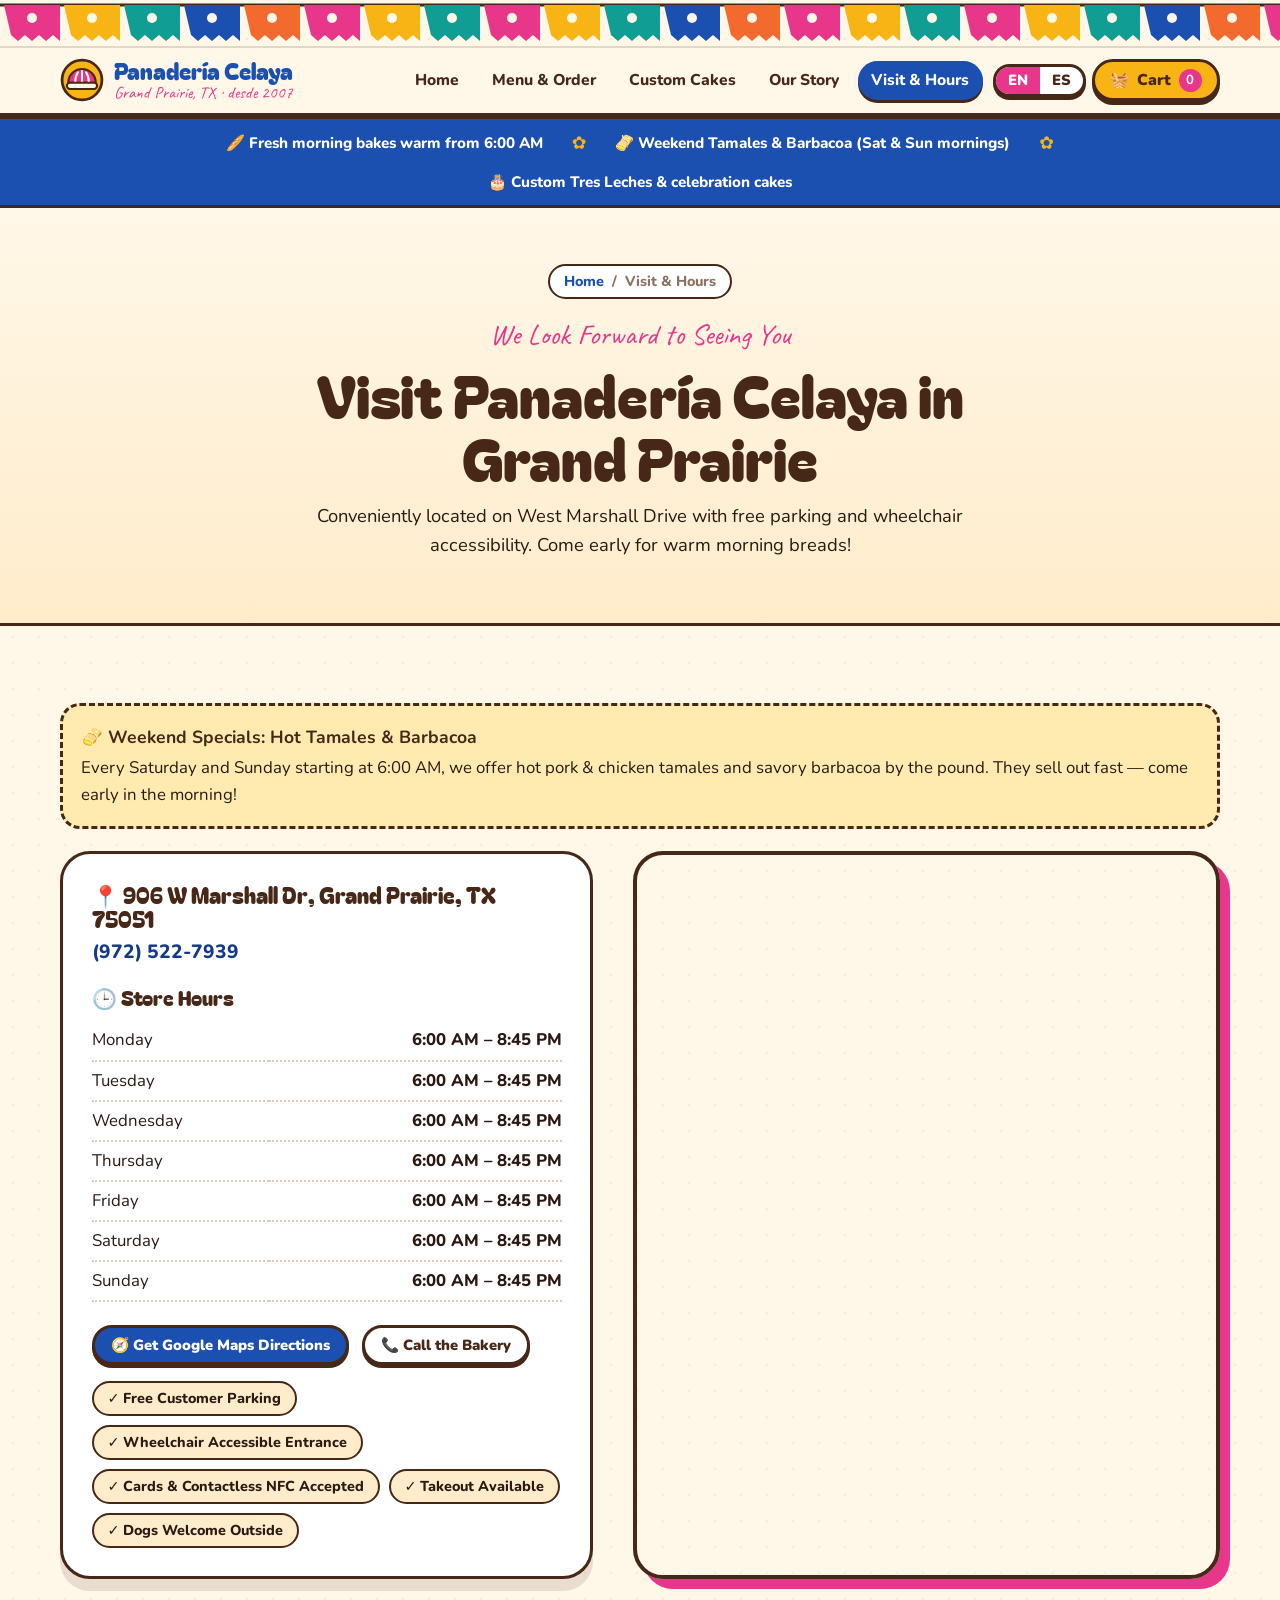
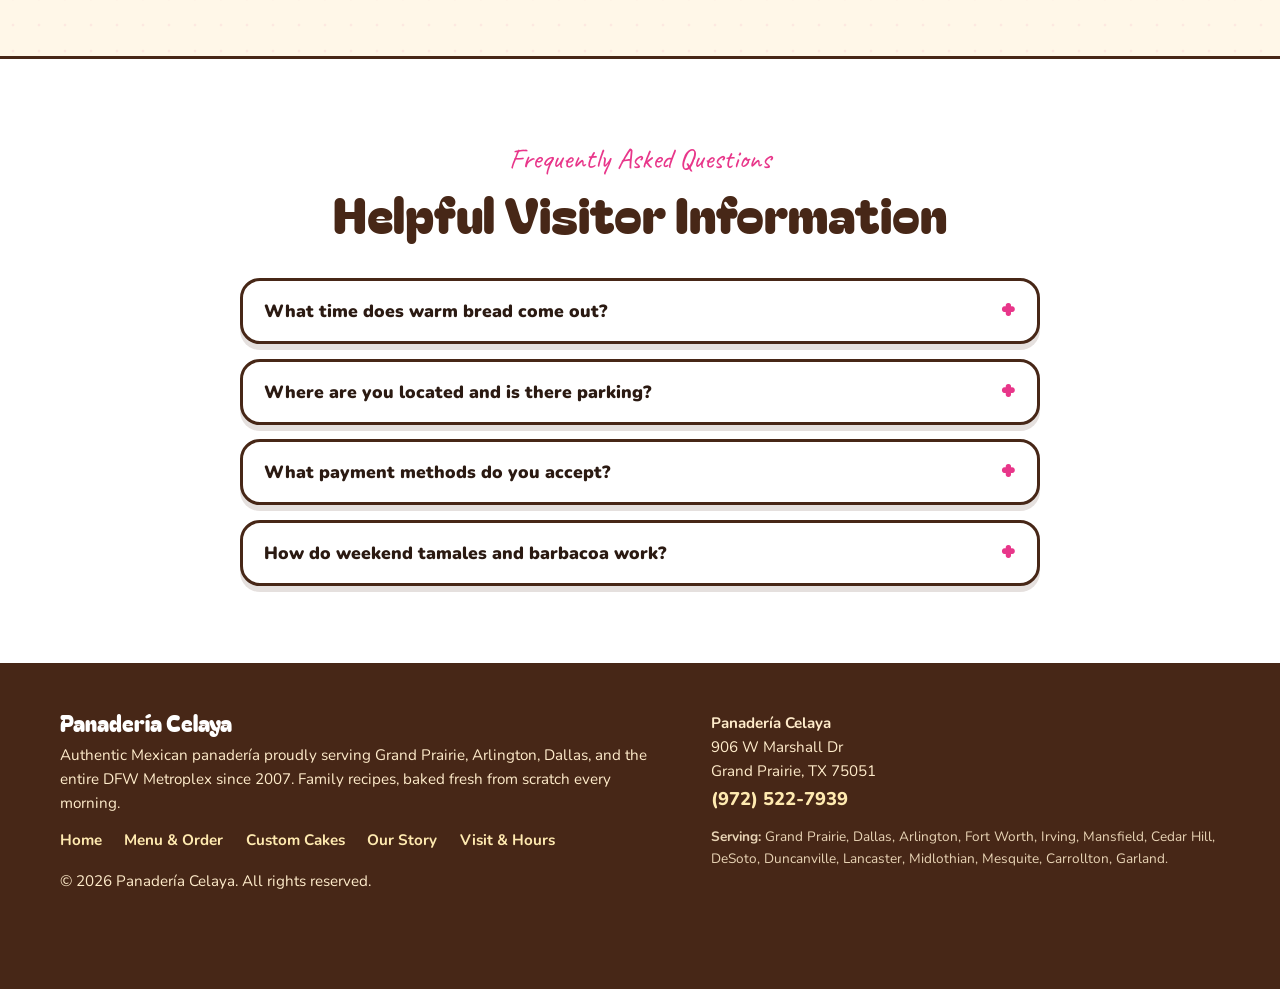
<file: visit/index.html>
<!doctype html>
<html lang="en">
<head>
<meta charset="utf-8">
<meta name="viewport" content="width=device-width,initial-scale=1">
<title>Visit Us, Hours &amp; Weekend Specials | Panadería Celaya Grand Prairie TX</title>
<meta name="description" content="Visit Panadería Celaya at 906 W Marshall Dr, Grand Prairie TX. Open 6:00 AM – 8:45 PM daily. Weekend hot tamales and fresh barbacoa. Directions &amp; map.">
<meta name="keywords" content="panaderia celaya hours, panaderia celaya address, bakery grand prairie tx, tamales grand prairie saturday sunday, barbacoa grand prairie">
<meta name="robots" content="index,follow,max-image-preview:large,max-snippet:-1,max-video-preview:-1">
<meta name="author" content="Panadería Celaya">
<meta name="theme-color" content="#1b4fb0">
<link rel="canonical" href="https://www.panaderiacelaya.com/visit/">
<link rel="alternate" hreflang="en" href="https://www.panaderiacelaya.com/visit/">
<link rel="alternate" hreflang="es" href="https://www.panaderiacelaya.com/es/visit/">
<link rel="alternate" hreflang="x-default" href="https://www.panaderiacelaya.com/">
<!-- Local Geographic SEO -->
<meta name="geo.region" content="US-TX">
<meta name="geo.placename" content="Grand Prairie">
<meta name="geo.position" content="32.7459;-96.9978">
<meta name="ICBM" content="32.7459, -96.9978">
<meta name="format-detection" content="telephone=yes">
<!-- Open Graph & Social -->
<meta property="og:type" content="restaurant.restaurant">
<meta property="og:site_name" content="Panadería Celaya">
<meta property="og:title" content="Visit Us, Hours &amp; Weekend Specials | Panadería Celaya Grand Prairie TX">
<meta property="og:description" content="Visit Panadería Celaya at 906 W Marshall Dr, Grand Prairie TX. Open 6:00 AM – 8:45 PM daily. Weekend hot tamales and fresh barbacoa. Directions &amp; map.">
<meta property="og:url" content="https://www.panaderiacelaya.com/visit/">
<meta property="og:locale" content="en_US">
<meta property="og:locale:alternate" content="es_US">
<meta property="og:image" content="https://www.panaderiacelaya.com/assets/og-cover.jpg">
<meta property="og:image:width" content="1200">
<meta property="og:image:height" content="630">
<meta property="og:image:alt" content="Panadería Celaya Pan Dulce y Pasteles en Grand Prairie, Texas">
<meta property="restaurant:contact_info:street_address" content="906 W Marshall Dr">
<meta property="restaurant:contact_info:locality" content="Grand Prairie">
<meta property="restaurant:contact_info:region" content="TX">
<meta property="restaurant:contact_info:postal_code" content="75051">
<meta property="restaurant:contact_info:phone_number" content="+1-972-522-7939">
<meta name="twitter:card" content="summary_large_image">
<meta name="twitter:title" content="Visit Us, Hours &amp; Weekend Specials | Panadería Celaya Grand Prairie TX">
<meta name="twitter:description" content="Visit Panadería Celaya at 906 W Marshall Dr, Grand Prairie TX. Open 6:00 AM – 8:45 PM daily. Weekend hot tamales and fresh barbacoa. Directions &amp; map.">
<meta name="twitter:image" content="https://www.panaderiacelaya.com/assets/og-cover.jpg">
<link rel="icon" href="../favicon.svg" type="image/svg+xml">
<link rel="manifest" href="../manifest.webmanifest">
<link rel="preconnect" href="https://fonts.googleapis.com">
<link rel="preconnect" href="https://fonts.gstatic.com" crossorigin>
<link href="https://fonts.googleapis.com/css2?family=Bagel+Fat+One&family=Caveat:wght@600&family=Nunito:wght@400;700;800;900&display=swap" rel="stylesheet">
<link rel="stylesheet" href="../assets/styles.css">
<script type="application/ld+json">{"@context": "https://schema.org", "@graph": [{"@type": ["Place", "LocalBusiness"], "@id": "https://www.panaderiacelaya.com/visit/#place", "name": "Panaderia Celaya Grand Prairie", "address": {"@type": "PostalAddress", "streetAddress": "906 W Marshall Dr", "addressLocality": "Grand Prairie", "addressRegion": "TX", "postalCode": "75051", "addressCountry": "US"}, "geo": {"@type": "GeoCoordinates", "latitude": 32.7459, "longitude": -96.9978}, "telephone": "+1-972-522-7939", "hasMap": "https://www.google.com/maps/search/?api=1&query=Panaderia+Celaya+906+W+Marshall+Dr+Grand+Prairie+TX+75051"}, {"@type": "FAQPage", "mainEntity": [{"@type": "Question", "name": "What time does warm bread come out?", "acceptedAnswer": {"@type": "Answer", "text": "Our bakers begin at 4:00 AM, and the first warm trays of conchas and bolillos hit the cases when doors open at 6:00 AM."}}, {"@type": "Question", "name": "Where are you located and is there parking?", "acceptedAnswer": {"@type": "Answer", "text": "We are at 906 W Marshall Dr, Grand Prairie, TX 75051. We have a dedicated free customer parking lot with easy wheelchair access."}}, {"@type": "Question", "name": "What payment methods do you accept?", "acceptedAnswer": {"@type": "Answer", "text": "We accept cash, Visa, MasterCard, Discover, Amex, and NFC mobile payments (Apple Pay, Google Pay)."}}, {"@type": "Question", "name": "How do weekend tamales and barbacoa work?", "acceptedAnswer": {"@type": "Answer", "text": "They are available Saturday and Sunday mornings only. Due to high demand, they often sell out by 9:00 AM, so morning arrival is strongly encouraged."}}]}, {"@type": "BreadcrumbList", "itemListElement": [{"@type": "ListItem", "position": 1, "name": "Home", "item": "https://www.panaderiacelaya.com/"}, {"@type": "ListItem", "position": 2, "name": "Visit", "item": "https://www.panaderiacelaya.com/visit/"}]}]}</script>
</head>
<body>
<a class="skip" href="#mainContent">Skip to main content</a>
<div class="picado" aria-hidden="true"></div>
<header class="top">
  <div class="wrap">
    <a class="logo" href="../" aria-label="Panadería Celaya Inicio">
      <svg viewBox="0 0 64 64" aria-hidden="true"><circle cx="32" cy="32" r="29" fill="#f8b414" stroke="#472717" stroke-width="4"/><path d="M12 36a20 20 0 0 1 40 0z" fill="#e8368a" stroke="#472717" stroke-width="3"/><path d="M22 36c0-8 2-12 4-15M32 36V19M42 36c0-8-2-12-4-15" stroke="#fff7e8" stroke-width="3" fill="none" stroke-linecap="round"/><rect x="10" y="36" width="44" height="9" rx="4.5" fill="#fff7e8" stroke="#472717" stroke-width="3"/></svg>
      <span>Panadería Celaya<small>Grand Prairie, TX · desde 2007</small></span>
    </a>
    <nav class="main" aria-label="Navigation">
      <a class="nav-link" href="../">Home</a>
      <a class="nav-link" href="../menu/">Menu & Order</a>
      <a class="nav-link" href="../cakes/">Custom Cakes</a>
      <a class="nav-link" href="../about/">Our Story</a>
      <a class="nav-link active" href="../visit/">Visit & Hours</a>
      <div class="lang" role="group" aria-label="Language selection"><span aria-current="true">EN</span><a href="../es/visit/" hreflang="es" lang="es" title="Cambiar a Español">ES</a></div>
      <button class="cart-btn" type="button" data-open-cart aria-label="Cart">
        🧺 <span class="t">Cart</span> <b class="cart-count">0</b>
      </button>
      <button class="nav-toggle" id="navToggle" type="button" aria-expanded="false" aria-controls="mobileDrawer" aria-label="Toggle menu">☰</button>
    </nav>
  </div>
  <div class="mobile-drawer" id="mobileDrawer">
    <a class="" href="../">Home</a>
    <a class="" href="../menu/">Menu & Order</a>
    <a class="" href="../cakes/">Custom Cakes</a>
    <a class="" href="../about/">Our Story</a>
    <a class="active" href="../visit/">Visit & Hours</a>
  </div>
</header>

<div class="bulletin-bar" role="region" aria-label="Bakery Announcements">
  <div class="wrap">
    <span>🥖 Fresh morning bakes warm from 6:00 AM</span>
    <span class="dot-sep" aria-hidden="true">✿</span>
    <span>🫔 Weekend Tamales & Barbacoa (Sat & Sun mornings)</span>
    <span class="dot-sep" aria-hidden="true">✿</span>
    <span>🎂 Custom Tres Leches & celebration cakes</span>
  </div>
</div>

<main id="mainContent">

<div class="page-banner">
  <div class="wrap">
    <div class="breadcrumb">
      <a href="../">Home</a>
      <span>/</span>
      <span>Visit & Hours</span>
    </div>
    <span class="eyebrow">We Look Forward to Seeing You</span>
    <h1>Visit Panadería Celaya in Grand Prairie</h1>
    <p class="banner-desc">Conveniently located on West Marshall Drive with free parking and wheelchair accessibility. Come early for warm morning breads!</p>
  </div>
</div>

<section>
  <div class="wrap">
    <div class="weekend-alert">
      <strong>🫔 Weekend Specials: Hot Tamales & Barbacoa</strong>
      <p>Every Saturday and Sunday starting at 6:00 AM, we offer hot pork & chicken tamales and savory barbacoa by the pound. They sell out fast — come early in the morning!</p>
    </div>

    <div class="visit-layout">
      <div>
        <div class="visit-box">
          <h3>📍 906 W Marshall Dr, Grand Prairie, TX 75051</h3>
          <p style="margin: 0.4rem 0 1.2rem;"><a href="tel:+19725227939" style="font-weight: 800; font-size: 1.2rem;">(972) 522-7939</a></p>
          
          <h4 style="font-family: var(--display); font-size: 1.25rem;">🕒 Store Hours</h4>
          <table class="hours-table" id="hoursTbl"><tr><td>Monday</td><td>6:00 AM – 8:45 PM</td></tr><tr><td>Tuesday</td><td>6:00 AM – 8:45 PM</td></tr><tr><td>Wednesday</td><td>6:00 AM – 8:45 PM</td></tr><tr><td>Thursday</td><td>6:00 AM – 8:45 PM</td></tr><tr><td>Friday</td><td>6:00 AM – 8:45 PM</td></tr><tr><td>Saturday</td><td>6:00 AM – 8:45 PM</td></tr><tr><td>Sunday</td><td>6:00 AM – 8:45 PM</td></tr></table>
          
          <div style="display: flex; gap: 0.8rem; flex-wrap: wrap; margin-top: 1.4rem;">
            <a class="btn sm blue" href="https://www.google.com/maps/dir/?api=1&destination=Panaderia+Celaya+906+W+Marshall+Dr+Grand+Prairie+TX+75051" target="_blank" rel="noopener">🧭 Get Google Maps Directions</a>
            <a class="btn sm alt" href="tel:+19725227939">📞 Call the Bakery</a>
          </div>

          <div class="perks-list"><span>✓ Free Customer Parking</span><span>✓ Wheelchair Accessible Entrance</span><span>✓ Cards & Contactless NFC Accepted</span><span>✓ Takeout Available</span><span>✓ Dogs Welcome Outside</span></div>
        </div>
      </div>
      
      <div class="map-frame">
        <iframe title="Ubicación de Panadería Celaya en Grand Prairie Texas" loading="lazy" referrerpolicy="no-referrer-when-downgrade" src="https://maps.google.com/maps?q=Panaderia+Celaya+906+W+Marshall+Dr+Grand+Prairie+TX+75051&output=embed"></iframe>
      </div>
    </div>
  </div>
</section>

<section style="background: var(--white); border-top: 3px solid var(--choc);">
  <div class="wrap">
    <div class="sec-head">
      <span class="eyebrow">Frequently Asked Questions</span>
      <h2>Helpful Visitor Information</h2>
    </div>
    <div class="faq-box"><details><summary>What time does warm bread come out?</summary><p>Our bakers begin at 4:00 AM, and the first warm trays of conchas and bolillos hit the cases when doors open at 6:00 AM.</p></details><details><summary>Where are you located and is there parking?</summary><p>We are at 906 W Marshall Dr, Grand Prairie, TX 75051. We have a dedicated free customer parking lot with easy wheelchair access.</p></details><details><summary>What payment methods do you accept?</summary><p>We accept cash, Visa, MasterCard, Discover, Amex, and NFC mobile payments (Apple Pay, Google Pay).</p></details><details><summary>How do weekend tamales and barbacoa work?</summary><p>They are available Saturday and Sunday mornings only. Due to high demand, they often sell out by 9:00 AM, so morning arrival is strongly encouraged.</p></details></div>
  </div>
</section>

</main>

<footer>
  <div class="wrap">
    <div>
      <h3>Panadería Celaya</h3>
      <p>Authentic Mexican panadería proudly serving Grand Prairie, Arlington, Dallas, and the entire DFW Metroplex since 2007. Family recipes, baked fresh from scratch every morning.</p>
      <div class="footer-links">
        <a href="../">Home</a>
        <a href="../menu/">Menu & Order</a>
        <a href="../cakes/">Custom Cakes</a>
        <a href="../about/">Our Story</a>
        <a href="../visit/">Visit & Hours</a>
      </div>
      <p style="margin-top: 1rem;">© <span id="yr">2026</span> Panadería Celaya. All rights reserved.</p>
    </div>
    <div>
      <address style="font-style: normal; line-height: 1.6;">
        <strong>Panadería Celaya</strong><br>
        906 W Marshall Dr<br>
        Grand Prairie, TX 75051<br>
        <a href="tel:+19725227939" style="font-size: 1.15rem; font-weight: 800;">(972) 522-7939</a>
      </address>
      <p class="cities"><strong>Serving:</strong> Grand Prairie, Dallas, Arlington, Fort Worth, Irving, Mansfield, Cedar Hill, DeSoto, Duncanville, Lancaster, Midlothian, Mesquite, Carrollton, Garland.</p>
    </div>
  </div>
</footer>

<div class="mbar">
  <a class="btn alt" href="tel:+19725227939">📞 Call</a>
  <button class="btn" type="button" data-open-cart>
    🧺 Order <b class="cart-count" style="background: var(--marigold); color: var(--choc); border-radius: 99px; padding: 0 0.5rem; margin-left: 0.3rem;">0</b>
  </button>
</div>

<!-- Persistent Cart Drawer -->
<div class="scrim" id="scrim"></div>
<aside class="drawer" id="drawer" role="dialog" aria-modal="true" aria-labelledby="dh" aria-hidden="true">
  <header>
    <h2 id="dh">🧺 Your Order</h2>
    <button class="x" id="drawerClose" type="button" aria-label="Close">✕</button>
  </header>
  <div class="dbody">
    <div id="cartView">
      <div id="cartLines"></div>
      <form class="order" id="orderForm" novalidate hidden>
        <label>Your name<input id="f-name" autocomplete="name" required><span class="err" id="e-name" role="alert"></span></label>
        <label>Phone number<input id="f-phone" type="tel" inputmode="tel" autocomplete="tel" placeholder="(972) 555-0123" required><span class="err" id="e-phone" role="alert"></span></label>
        <div class="two">
          <label>Pickup date<input id="f-date" type="date" required><span class="err" id="e-date" role="alert"></span></label>
          <label>Pickup time<select id="f-time"></select></label>
        </div>
        <p class="fine" id="cakeNote" hidden>🎂 Custom decorated cakes require at least 3 days advance notice.</p>
        <div class="cakebox" id="cakeBox">
          <strong>🎂 Custom Cake Request</strong>
          <label>Size / Servings<input id="f-size" placeholder="e.g. 1/2 sheet, 30 people, 10-inch round"></label>
          <label>Flavor & filling<input id="f-flavor" placeholder="e.g. Tres leches with fresh strawberries"></label>
          <label>Inscription on cake<input id="f-msg" placeholder="e.g. ¡Feliz Cumpleaños Mamá!"></label>
        </div>
        <label>Special notes (optional)<textarea id="f-notes" rows="2" placeholder="Allergies, extra candles, packaging preferences..."></textarea></label>
        <button class="btn" type="submit">Send Order to Bakery</button>
        <p class="fine">No payment charged online. We confirm your order and total by phone or text; pay at pickup.</p>
      </form>
    </div>
    <div id="doneView" class="done" hidden>
      <div class="big">🎉</div>
      <h3>¡Casi Listo!</h3>
      <p>Your order summary is ready! Send it directly to the bakery via SMS text or give us a quick phone call.</p>
      <p class="fine" id="sentOk" hidden>✅ Your order notification was also transmitted to our bakery staff.</p>
      <pre id="doneMsg"></pre>
      <div class="btns">
        <a class="btn" id="smsBtn" href="#">💬 Text Order via SMS</a>
        <a class="btn blue" id="callBtn" href="#">📞 Call to Confirm (972) 522-7939</a>
        <button class="btn alt sm" id="copyBtn" type="button">📋 Copy Summary</button>
        <button class="btn alt sm" id="clearBtn" type="button">Start New Order</button>
      </div>
    </div>
  </div>
</aside>

<div class="toast" id="toast" role="status" aria-live="polite"></div>
<script>
  window.CELAYA = {"lang": "en", "items": {"concha-v": {"name": "Concha (Vanilla)", "price": null, "cake": false}, "concha-c": {"name": "Concha (Chocolate)", "price": null, "cake": false}, "cuernito": {"name": "Cuernito", "price": null, "cake": false}, "durazno": {"name": "Durazno", "price": null, "cake": false}, "marranito": {"name": "Marranito (Puerquito)", "price": null, "cake": false}, "empanada": {"name": "Pumpkin Empanada", "price": null, "cake": false}, "cortadillo": {"name": "Cortadillo", "price": null, "cake": false}, "bunuelo": {"name": "Buñuelo", "price": null, "cake": false}, "quesadilla": {"name": "Quesadilla de Atole", "price": null, "cake": false}, "rosca": {"name": "Rosca de Reyes", "price": null, "cake": false}, "bolillo": {"name": "Bolillo", "price": null, "cake": false}, "tamal-p": {"name": "Tamales (Pork)", "price": null, "cake": false}, "tamal-c": {"name": "Tamales (Chicken)", "price": null, "cake": false}, "barbacoa": {"name": "Barbacoa", "price": null, "cake": false}, "churro-c": {"name": "Churro Cajeta", "price": 1.85, "cake": false}, "churro-p": {"name": "Churro (Plain)", "price": 1, "cake": false}, "donut-s": {"name": "Donut (Sugar)", "price": 0.65, "cake": false}, "donut-c": {"name": "Donut (Chocolate)", "price": 0.75, "cake": false}, "tres-leches": {"name": "Tres Leches Cake", "price": null, "cake": true}, "birthday": {"name": "Birthday / Custom Cake", "price": null, "cake": true}, "carrot": {"name": "Carrot Cake", "price": null, "cake": true}, "cheese": {"name": "Cheesecake Slice", "price": 1.5, "cake": false}, "cheese-f": {"name": "Cheesecake con Fresa", "price": 1.5, "cake": false}, "flan": {"name": "Flan", "price": null, "cake": false}, "gelatina": {"name": "Gelatina", "price": null, "cake": false}, "pudin": {"name": "Pudín", "price": null, "cake": false}, "cup-chino": {"name": "Cupcake Chino", "price": 0.85, "cake": false}, "cup": {"name": "Cupcake", "price": 0.65, "cake": false}, "bisc": {"name": "Biscuit", "price": 0.75, "cake": false}, "bisc-t": {"name": "Wheat Biscuit (Trigo)", "price": 0.75, "cake": false}}, "t": {"emptyT": "Your basket is empty", "emptyP": "Add pan dulce from the menu — ¡antójate!", "less": "Remove one", "more": "Add one", "priceAtPickup": "price at pickup", "subtotal": "Subtotal", "fineUnknown": "Some items are priced in-store; we'll confirm your total.", "fineKnown": "Pay at pickup. Taxes may apply.", "added": "Added to your order! 🥐", "msgHead": "🥐 NEW PICKUP ORDER — Panaderia Celaya", "lblSub": "Subtotal", "lblName": "Name", "lblPhone": "Phone", "lblPickup": "Pickup", "lblCake": "Cake", "lblNotes": "Notes", "eName": "Please enter your name.", "ePhone": "Enter a 10-digit phone number.", "eDate": "Pick a pickup date.", "eCake": "Custom cakes need 3 days' notice.", "copied": "Order copied!", "copyFail": "Select & copy the text", "openNow": "Open now · until 8:45 PM", "closedNow": "Closed now · opens 6 AM"}, "phoneRaw": "+19725227939", "endpoint": ""};
  document.getElementById("yr").textContent = new Date().getFullYear();
</script>
<script src="../assets/app.js" defer></script>
</body>
</html>
</file>
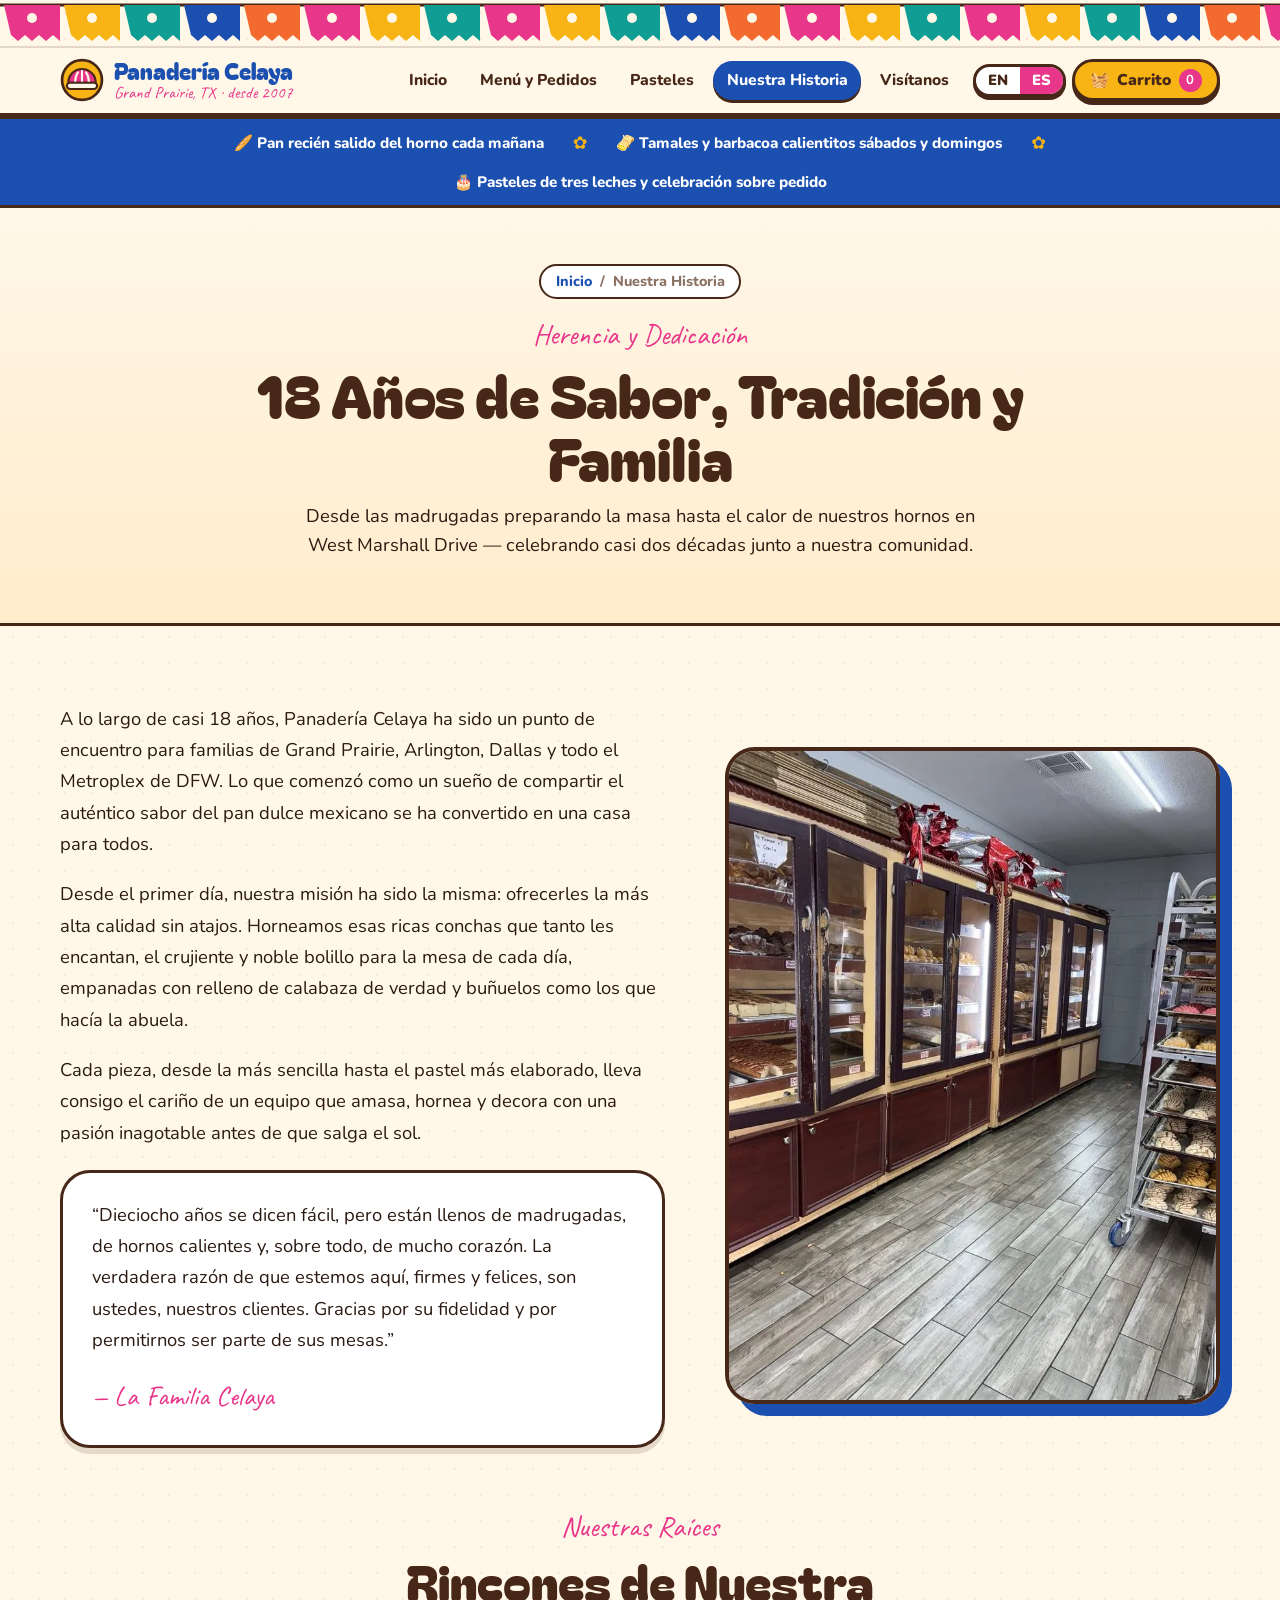
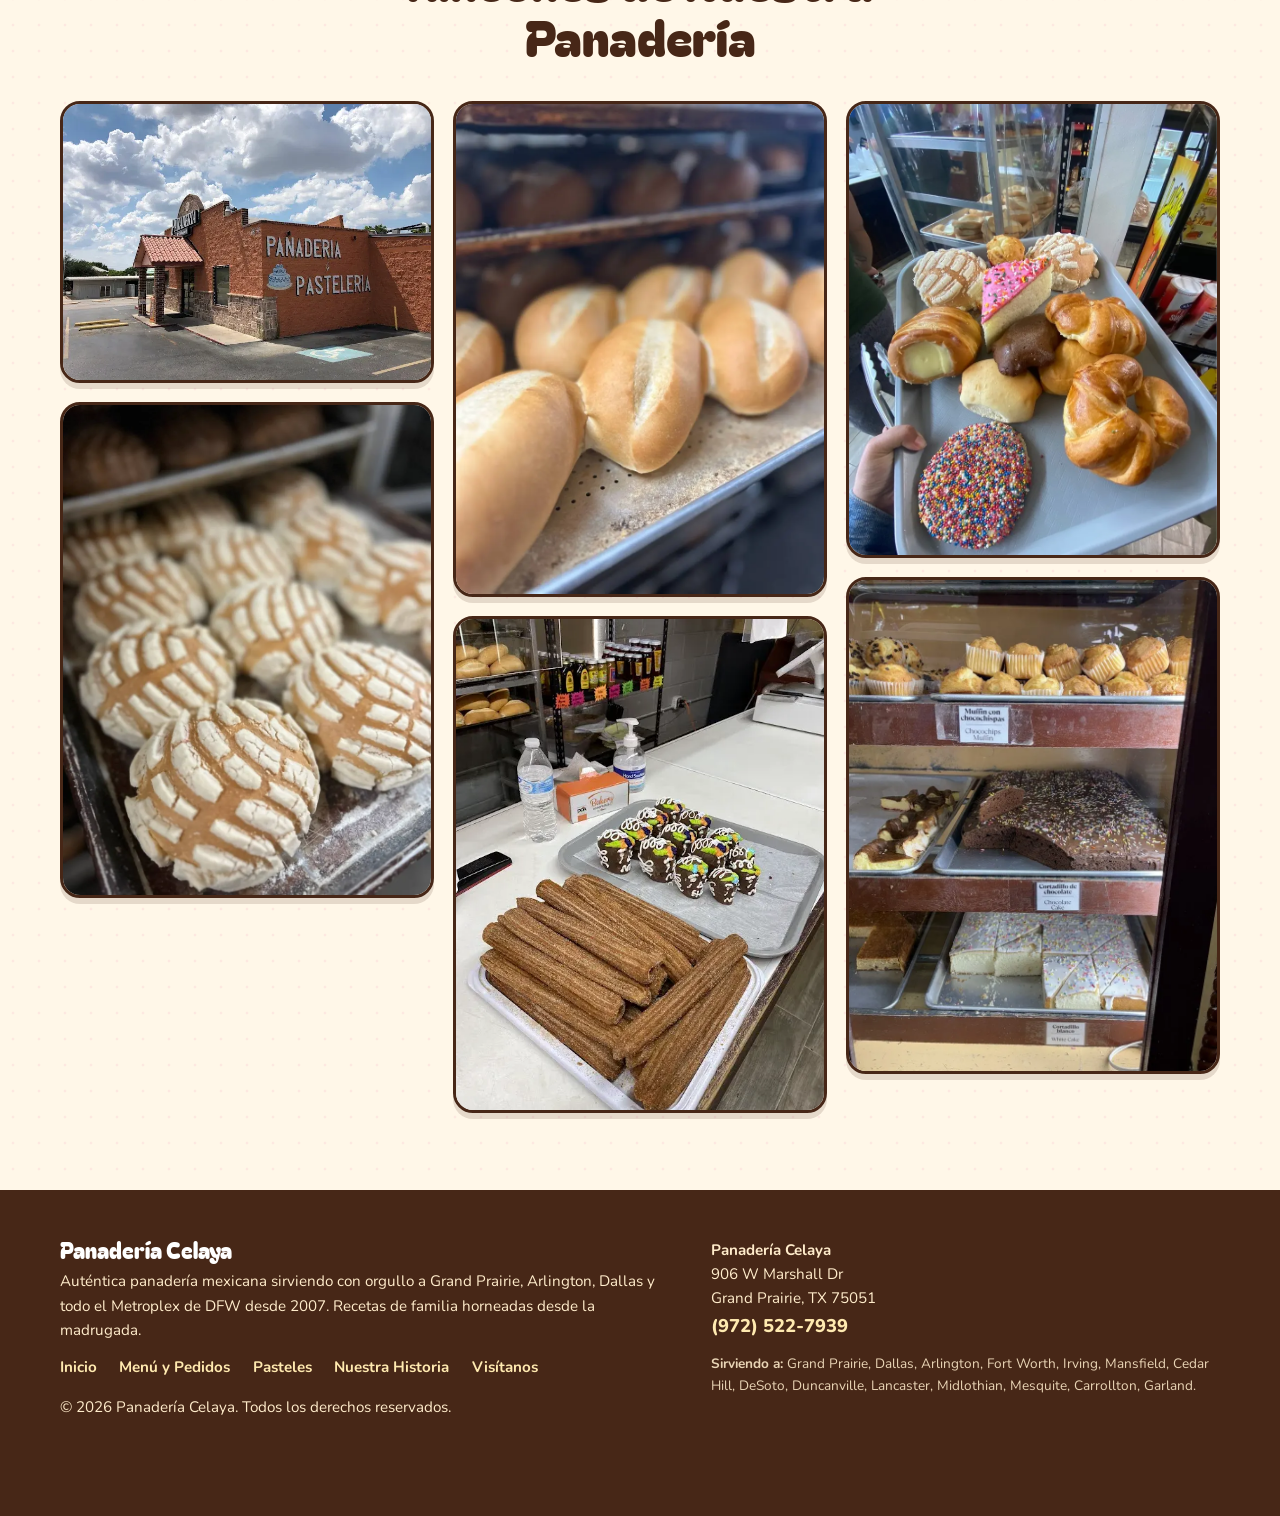
<file: es/about/index.html>
<!doctype html>
<html lang="es">
<head>
<meta charset="utf-8">
<meta name="viewport" content="width=device-width,initial-scale=1">
<title>Nuestra Historia y 18 Años de Tradición | Panadería Celaya Grand Prairie</title>
<meta name="description" content="Desde 2007, Panadería Celaya elabora pan dulce mexicano artesanal en Grand Prairie, TX. Conoce nuestra historia de 18 años de hornos calientes.">
<meta name="keywords" content="historia panadería celaya, tradición panadería celaya grand prairie, pan dulce auténtico dallas, panadería mexicana artesanal">
<meta name="robots" content="index,follow,max-image-preview:large,max-snippet:-1,max-video-preview:-1">
<meta name="author" content="Panadería Celaya">
<meta name="theme-color" content="#1b4fb0">
<link rel="canonical" href="https://www.panaderiacelaya.com/es/about/">
<link rel="alternate" hreflang="es" href="https://www.panaderiacelaya.com/es/about/">
<link rel="alternate" hreflang="en" href="https://www.panaderiacelaya.com/about/">
<link rel="alternate" hreflang="x-default" href="https://www.panaderiacelaya.com/">
<!-- Local Geographic SEO -->
<meta name="geo.region" content="US-TX">
<meta name="geo.placename" content="Grand Prairie">
<meta name="geo.position" content="32.7459;-96.9978">
<meta name="ICBM" content="32.7459, -96.9978">
<meta name="format-detection" content="telephone=yes">
<!-- Open Graph & Social -->
<meta property="og:type" content="restaurant.restaurant">
<meta property="og:site_name" content="Panadería Celaya">
<meta property="og:title" content="Nuestra Historia y 18 Años de Tradición | Panadería Celaya Grand Prairie">
<meta property="og:description" content="Desde 2007, Panadería Celaya elabora pan dulce mexicano artesanal en Grand Prairie, TX. Conoce nuestra historia de 18 años de hornos calientes.">
<meta property="og:url" content="https://www.panaderiacelaya.com/es/about/">
<meta property="og:locale" content="es_US">
<meta property="og:locale:alternate" content="en_US">
<meta property="og:image" content="https://www.panaderiacelaya.com/assets/og-cover.jpg">
<meta property="og:image:width" content="1200">
<meta property="og:image:height" content="630">
<meta property="og:image:alt" content="Panadería Celaya Pan Dulce y Pasteles en Grand Prairie, Texas">
<meta property="restaurant:contact_info:street_address" content="906 W Marshall Dr">
<meta property="restaurant:contact_info:locality" content="Grand Prairie">
<meta property="restaurant:contact_info:region" content="TX">
<meta property="restaurant:contact_info:postal_code" content="75051">
<meta property="restaurant:contact_info:phone_number" content="+1-972-522-7939">
<meta name="twitter:card" content="summary_large_image">
<meta name="twitter:title" content="Nuestra Historia y 18 Años de Tradición | Panadería Celaya Grand Prairie">
<meta name="twitter:description" content="Desde 2007, Panadería Celaya elabora pan dulce mexicano artesanal en Grand Prairie, TX. Conoce nuestra historia de 18 años de hornos calientes.">
<meta name="twitter:image" content="https://www.panaderiacelaya.com/assets/og-cover.jpg">
<link rel="icon" href="../../favicon.svg" type="image/svg+xml">
<link rel="manifest" href="../../manifest.webmanifest">
<link rel="preconnect" href="https://fonts.googleapis.com">
<link rel="preconnect" href="https://fonts.gstatic.com" crossorigin>
<link href="https://fonts.googleapis.com/css2?family=Bagel+Fat+One&family=Caveat:wght@600&family=Nunito:wght@400;700;800;900&display=swap" rel="stylesheet">
<link rel="stylesheet" href="../../assets/styles.css">
<script type="application/ld+json">{"@context": "https://schema.org", "@graph": [{"@type": "AboutPage", "@id": "https://www.panaderiacelaya.com/es/about/#about", "name": "About Panaderia Celaya", "description": "Desde 2007, Panadería Celaya elabora pan dulce mexicano artesanal en Grand Prairie, TX. Conoce nuestra historia de 18 años de hornos calientes.", "url": "https://www.panaderiacelaya.com/es/about/"}, {"@type": "BreadcrumbList", "itemListElement": [{"@type": "ListItem", "position": 1, "name": "Home", "item": "https://www.panaderiacelaya.com/"}, {"@type": "ListItem", "position": 2, "name": "About", "item": "https://www.panaderiacelaya.com/es/about/"}]}]}</script>
</head>
<body>
<a class="skip" href="#mainContent">Saltar al contenido principal</a>
<div class="picado" aria-hidden="true"></div>
<header class="top">
  <div class="wrap">
    <a class="logo" href="../" aria-label="Panadería Celaya Inicio">
      <svg viewBox="0 0 64 64" aria-hidden="true"><circle cx="32" cy="32" r="29" fill="#f8b414" stroke="#472717" stroke-width="4"/><path d="M12 36a20 20 0 0 1 40 0z" fill="#e8368a" stroke="#472717" stroke-width="3"/><path d="M22 36c0-8 2-12 4-15M32 36V19M42 36c0-8-2-12-4-15" stroke="#fff7e8" stroke-width="3" fill="none" stroke-linecap="round"/><rect x="10" y="36" width="44" height="9" rx="4.5" fill="#fff7e8" stroke="#472717" stroke-width="3"/></svg>
      <span>Panadería Celaya<small>Grand Prairie, TX · desde 2007</small></span>
    </a>
    <nav class="main" aria-label="Navigation">
      <a class="nav-link" href="../">Inicio</a>
      <a class="nav-link" href="../menu/">Menú y Pedidos</a>
      <a class="nav-link" href="../cakes/">Pasteles</a>
      <a class="nav-link active" href="../about/">Nuestra Historia</a>
      <a class="nav-link" href="../visit/">Visítanos</a>
      <div class="lang" role="group" aria-label="Selección de idioma"><a href="../../about/" hreflang="en" lang="en" title="Switch to English">EN</a><span aria-current="true">ES</span></div>
      <button class="cart-btn" type="button" data-open-cart aria-label="Carrito">
        🧺 <span class="t">Carrito</span> <b class="cart-count">0</b>
      </button>
      <button class="nav-toggle" id="navToggle" type="button" aria-expanded="false" aria-controls="mobileDrawer" aria-label="Toggle menu">☰</button>
    </nav>
  </div>
  <div class="mobile-drawer" id="mobileDrawer">
    <a class="" href="../">Inicio</a>
    <a class="" href="../menu/">Menú y Pedidos</a>
    <a class="" href="../cakes/">Pasteles</a>
    <a class="active" href="../about/">Nuestra Historia</a>
    <a class="" href="../visit/">Visítanos</a>
  </div>
</header>

<div class="bulletin-bar" role="region" aria-label="Bakery Announcements">
  <div class="wrap">
    <span>🥖 Pan recién salido del horno cada mañana</span>
    <span class="dot-sep" aria-hidden="true">✿</span>
    <span>🫔 Tamales y barbacoa calientitos sábados y domingos</span>
    <span class="dot-sep" aria-hidden="true">✿</span>
    <span>🎂 Pasteles de tres leches y celebración sobre pedido</span>
  </div>
</div>

<main id="mainContent">

<div class="page-banner">
  <div class="wrap">
    <div class="breadcrumb">
      <a href="../">Inicio</a>
      <span>/</span>
      <span>Nuestra Historia</span>
    </div>
    <span class="eyebrow">Herencia y Dedicación</span>
    <h1>18 Años de Sabor, Tradición y Familia</h1>
    <p class="banner-desc">Desde las madrugadas preparando la masa hasta el calor de nuestros hornos en West Marshall Drive — celebrando casi dos décadas junto a nuestra comunidad.</p>
  </div>
</div>

<section>
  <div class="wrap">
    <div class="story-split">
      <div class="story-text">
        <p>A lo largo de casi 18 años, Panadería Celaya ha sido un punto de encuentro para familias de Grand Prairie, Arlington, Dallas y todo el Metroplex de DFW. Lo que comenzó como un sueño de compartir el auténtico sabor del pan dulce mexicano se ha convertido en una casa para todos.</p>
        <p>Desde el primer día, nuestra misión ha sido la misma: ofrecerles la más alta calidad sin atajos. Horneamos esas ricas conchas que tanto les encantan, el crujiente y noble bolillo para la mesa de cada día, empanadas con relleno de calabaza de verdad y buñuelos como los que hacía la abuela.</p>
        <p>Cada pieza, desde la más sencilla hasta el pastel más elaborado, lleva consigo el cariño de un equipo que amasa, hornea y decora con una pasión inagotable antes de que salga el sol.</p>
        <blockquote class="story-quote">
          <p>“Dieciocho años se dicen fácil, pero están llenos de madrugadas, de hornos calientes y, sobre todo, de mucho corazón. La verdadera razón de que estemos aquí, firmes y felices, son ustedes, nuestros clientes. Gracias por su fidelidad y por permitirnos ser parte de sus mesas.”</p>
          <div class="sign">— La Familia Celaya</div>
        </blockquote>
      </div>
      <div>
        <img src="../../assets/img/interior.webp" alt="Vitrinas de madera en Panadería Celaya" style="border: 4px solid var(--choc); border-radius: var(--r-lg); box-shadow: 12px 12px 0 var(--cobalt); width: 100%;">
      </div>
    </div>

    <div class="sec-head">
      <span class="eyebrow">Nuestras Raíces</span>
      <h2>Rincones de Nuestra Panadería</h2>
    </div>
    <div class="gallery-grid">
      <img src="../../assets/img/storefront.webp" alt="Fachada exterior de Panadería Celaya en Grand Prairie" loading="lazy">
      <img src="../../assets/img/conchas-rack.webp" alt="Charolas de conchas recién horneadas" loading="lazy">
      <img src="../../assets/img/bolillos.webp" alt="Bolillos calientes en la charola" loading="lazy">
      <img src="../../assets/img/churros.webp" alt="Churros frescos y antojitos" loading="lazy">
      <img src="../../assets/img/tray.webp" alt="Charola surtida de pan dulce" loading="lazy">
      <img src="../../assets/img/case.webp" alt="Vitrina de panadería tradicional" loading="lazy">
    </div>
  </div>
</section>

</main>

<footer>
  <div class="wrap">
    <div>
      <h3>Panadería Celaya</h3>
      <p>Auténtica panadería mexicana sirviendo con orgullo a Grand Prairie, Arlington, Dallas y todo el Metroplex de DFW desde 2007. Recetas de familia horneadas desde la madrugada.</p>
      <div class="footer-links">
        <a href="../">Inicio</a>
        <a href="../menu/">Menú y Pedidos</a>
        <a href="../cakes/">Pasteles</a>
        <a href="../about/">Nuestra Historia</a>
        <a href="../visit/">Visítanos</a>
      </div>
      <p style="margin-top: 1rem;">© <span id="yr">2026</span> Panadería Celaya. Todos los derechos reservados.</p>
    </div>
    <div>
      <address style="font-style: normal; line-height: 1.6;">
        <strong>Panadería Celaya</strong><br>
        906 W Marshall Dr<br>
        Grand Prairie, TX 75051<br>
        <a href="tel:+19725227939" style="font-size: 1.15rem; font-weight: 800;">(972) 522-7939</a>
      </address>
      <p class="cities"><strong>Sirviendo a:</strong> Grand Prairie, Dallas, Arlington, Fort Worth, Irving, Mansfield, Cedar Hill, DeSoto, Duncanville, Lancaster, Midlothian, Mesquite, Carrollton, Garland.</p>
    </div>
  </div>
</footer>

<div class="mbar">
  <a class="btn alt" href="tel:+19725227939">📞 Llamar</a>
  <button class="btn" type="button" data-open-cart>
    🧺 Ordenar <b class="cart-count" style="background: var(--marigold); color: var(--choc); border-radius: 99px; padding: 0 0.5rem; margin-left: 0.3rem;">0</b>
  </button>
</div>

<!-- Persistent Cart Drawer -->
<div class="scrim" id="scrim"></div>
<aside class="drawer" id="drawer" role="dialog" aria-modal="true" aria-labelledby="dh" aria-hidden="true">
  <header>
    <h2 id="dh">🧺 Tu Pedido</h2>
    <button class="x" id="drawerClose" type="button" aria-label="Cerrar">✕</button>
  </header>
  <div class="dbody">
    <div id="cartView">
      <div id="cartLines"></div>
      <form class="order" id="orderForm" novalidate hidden>
        <label>Tu nombre<input id="f-name" autocomplete="name" required><span class="err" id="e-name" role="alert"></span></label>
        <label>Teléfono celular<input id="f-phone" type="tel" inputmode="tel" autocomplete="tel" placeholder="(972) 555-0123" required><span class="err" id="e-phone" role="alert"></span></label>
        <div class="two">
          <label>Fecha de recogida<input id="f-date" type="date" required><span class="err" id="e-date" role="alert"></span></label>
          <label>Hora de recogida<select id="f-time"></select></label>
        </div>
        <p class="fine" id="cakeNote" hidden>🎂 Los pasteles personalizados requieren al menos 3 días de anticipación.</p>
        <div class="cakebox" id="cakeBox">
          <strong>🎂 Detalles del Pastel</strong>
          <label>Tamaño / Porciones<input id="f-size" placeholder="ej. 1/2 plancha, 30 personas, redondo 10 pulg."></label>
          <label>Sabor y relleno<input id="f-flavor" placeholder="ej. Tres leches con fresas naturales"></label>
          <label>Mensaje escrito en el pastel<input id="f-msg" placeholder="ej. ¡Feliz Cumpleaños Mamá!"></label>
        </div>
        <label>Notas especiales (opcional)<textarea id="f-notes" rows="2" placeholder="Alergias, velitas, empaque especial..."></textarea></label>
        <button class="btn" type="submit">Enviar Pedido a la Panadería</button>
        <p class="fine">No se cobra nada en línea. Confirmamos tu pedido y total por teléfono o texto; pagas al recoger.</p>
      </form>
    </div>
    <div id="doneView" class="done" hidden>
      <div class="big">🎉</div>
      <h3>¡Casi Listo!</h3>
      <p>¡El resumen de tu pedido está listo! Envíalo por mensaje de texto SMS o llámanos para confirmarlo.</p>
      <p class="fine" id="sentOk" hidden>✅ Tu pedido también fue enviado a nuestro equipo.</p>
      <pre id="doneMsg"></pre>
      <div class="btns">
        <a class="btn" id="smsBtn" href="#">💬 Enviar Pedido por Mensaje de Texto</a>
        <a class="btn blue" id="callBtn" href="#">📞 Llamar para Confirmar (972) 522-7939</a>
        <button class="btn alt sm" id="copyBtn" type="button">📋 Copiar Resumen</button>
        <button class="btn alt sm" id="clearBtn" type="button">Nuevo Pedido</button>
      </div>
    </div>
  </div>
</aside>

<div class="toast" id="toast" role="status" aria-live="polite"></div>
<script>
  window.CELAYA = {"lang": "es", "items": {"concha-v": {"name": "Concha de Vainilla", "price": null, "cake": false}, "concha-c": {"name": "Concha de Chocolate", "price": null, "cake": false}, "cuernito": {"name": "Cuernito", "price": null, "cake": false}, "durazno": {"name": "Durazno", "price": null, "cake": false}, "marranito": {"name": "Marranito (Puerquito)", "price": null, "cake": false}, "empanada": {"name": "Empanada de Calabaza", "price": null, "cake": false}, "cortadillo": {"name": "Cortadillo", "price": null, "cake": false}, "bunuelo": {"name": "Buñuelo", "price": null, "cake": false}, "quesadilla": {"name": "Quesadilla de Atole", "price": null, "cake": false}, "rosca": {"name": "Rosca de Reyes", "price": null, "cake": false}, "bolillo": {"name": "Bolillo", "price": null, "cake": false}, "tamal-p": {"name": "Tamales de Puerco", "price": null, "cake": false}, "tamal-c": {"name": "Tamales de Pollo", "price": null, "cake": false}, "barbacoa": {"name": "Barbacoa", "price": null, "cake": false}, "churro-c": {"name": "Churro de Cajeta", "price": 1.85, "cake": false}, "churro-p": {"name": "Churro Sencillo", "price": 1, "cake": false}, "donut-s": {"name": "Dona de Azúcar", "price": 0.65, "cake": false}, "donut-c": {"name": "Dona de Chocolate", "price": 0.75, "cake": false}, "tres-leches": {"name": "Pastel de Tres Leches", "price": null, "cake": true}, "birthday": {"name": "Pastel de Cumpleaños / Personalizado", "price": null, "cake": true}, "carrot": {"name": "Pastel de Zanahoria", "price": null, "cake": true}, "cheese": {"name": "Rebanada de Cheesecake", "price": 1.5, "cake": false}, "cheese-f": {"name": "Cheesecake con Fresa", "price": 1.5, "cake": false}, "flan": {"name": "Flan", "price": null, "cake": false}, "gelatina": {"name": "Gelatina", "price": null, "cake": false}, "pudin": {"name": "Pudín", "price": null, "cake": false}, "cup-chino": {"name": "Cupcake Chino", "price": 0.85, "cake": false}, "cup": {"name": "Cupcake", "price": 0.65, "cake": false}, "bisc": {"name": "Bizcocho", "price": 0.75, "cake": false}, "bisc-t": {"name": "Bizcocho de Trigo", "price": 0.75, "cake": false}}, "t": {"emptyT": "Tu canasta está vacía", "emptyP": "Agrega pan dulce del menú — ¡antójate!", "less": "Quitar uno", "more": "Agregar uno", "priceAtPickup": "precio en tienda", "subtotal": "Subtotal", "fineUnknown": "Algunos productos se cobran en tienda; te confirmamos el total.", "fineKnown": "Pagas al recoger. Pueden aplicar impuestos.", "added": "¡Agregado a tu pedido! 🥐", "msgHead": "🥐 NUEVO PEDIDO PARA RECOGER — Panadería Celaya", "lblSub": "Subtotal", "lblName": "Nombre", "lblPhone": "Teléfono", "lblPickup": "Recoger", "lblCake": "Pastel", "lblNotes": "Notas", "eName": "Escribe tu nombre.", "ePhone": "Escribe un teléfono de 10 dígitos.", "eDate": "Elige una fecha.", "eCake": "Los pasteles necesitan 3 días de anticipación.", "copied": "¡Pedido copiado!", "copyFail": "Selecciona y copia el texto", "openNow": "Abierto ahora · hasta las 8:45 PM", "closedNow": "Cerrado ahora · abre a las 6 AM"}, "phoneRaw": "+19725227939", "endpoint": ""};
  document.getElementById("yr").textContent = new Date().getFullYear();
</script>
<script src="../../assets/app.js" defer></script>
</body>
</html>
</file>
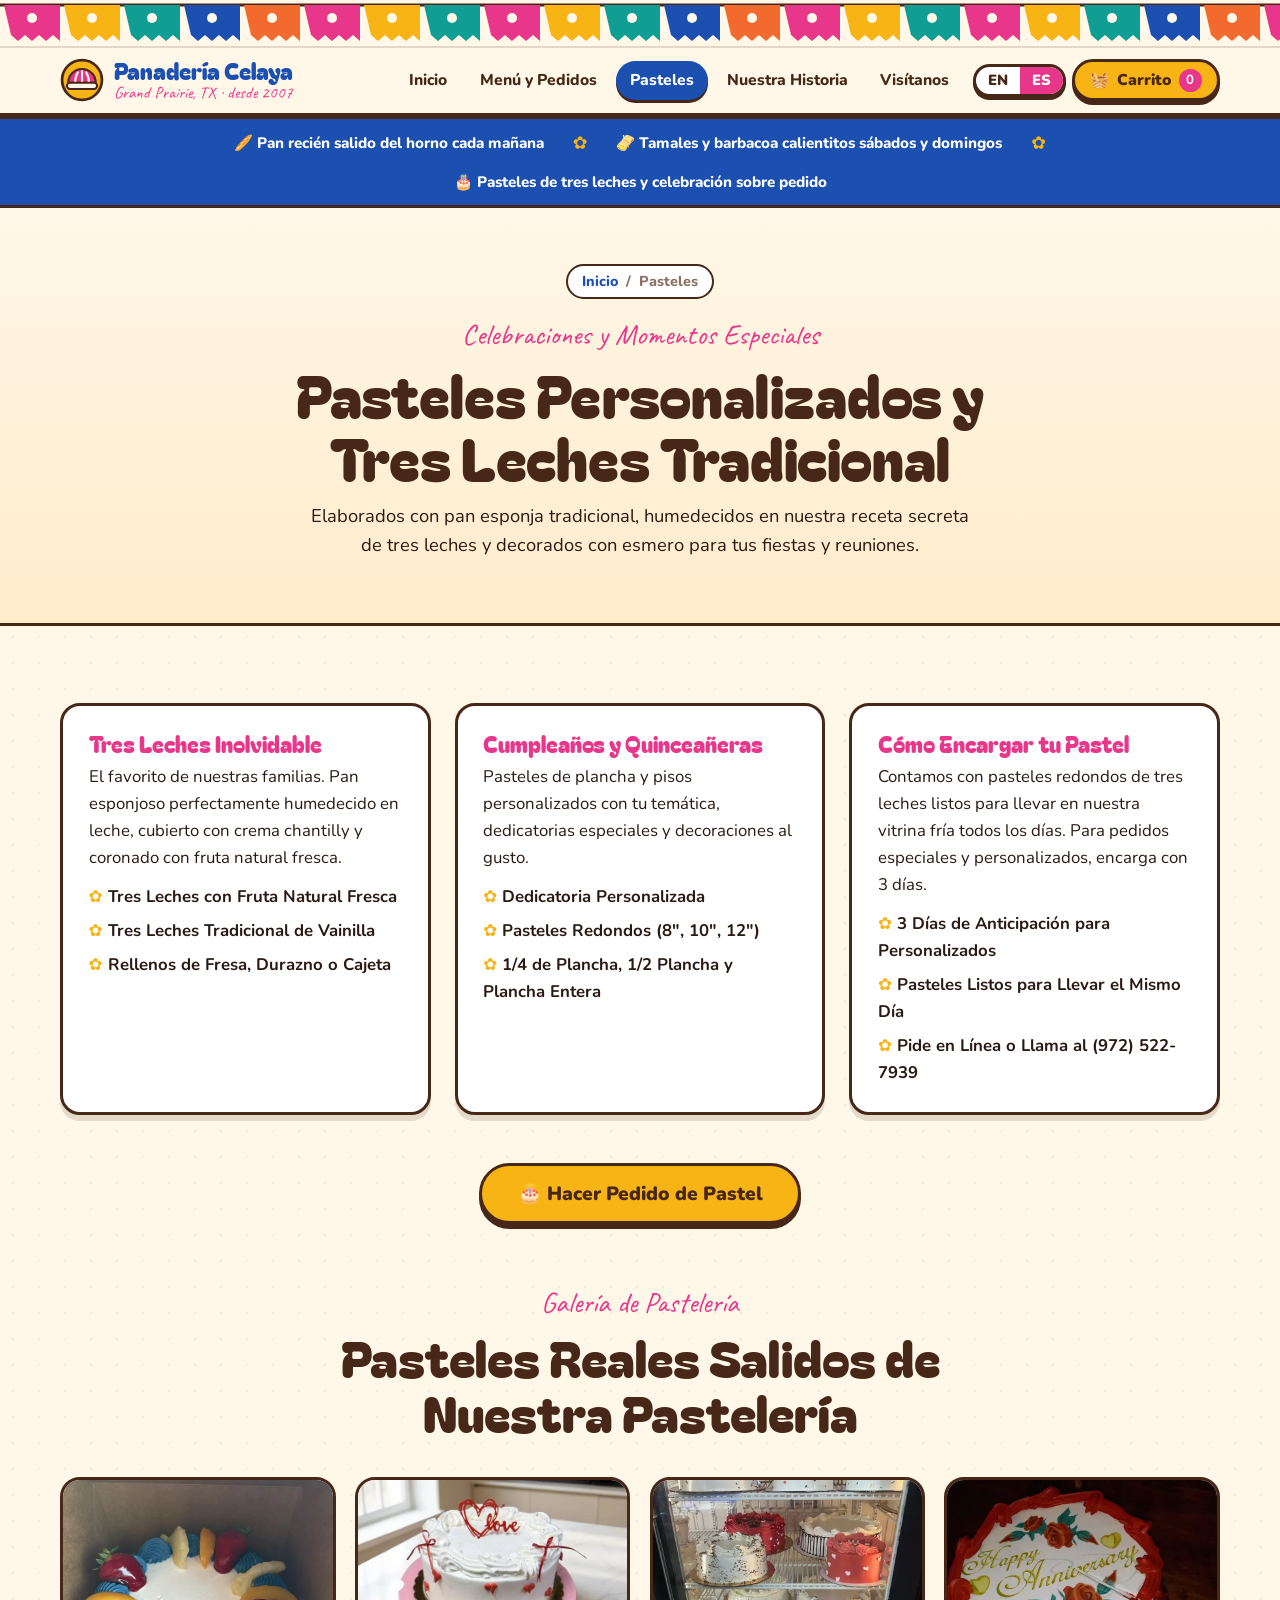
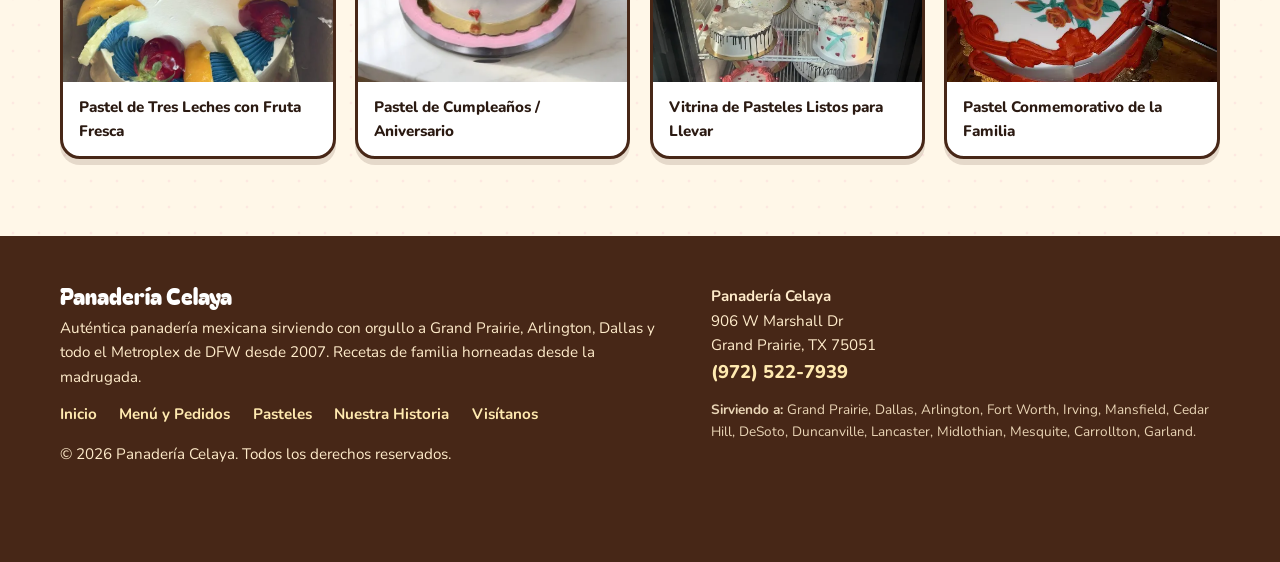
<file: es/cakes/index.html>
<!doctype html>
<html lang="es">
<head>
<meta charset="utf-8">
<meta name="viewport" content="width=device-width,initial-scale=1">
<title>Pasteles Personalizados y Tres Leches | Panadería Celaya Grand Prairie TX</title>
<meta name="description" content="Tradicional pastel de Tres Leches con fruta natural, pasteles de cumpleaños, quinceañeras y bodas en Grand Prairie. Pide con 3 días de anticipación.">
<meta name="keywords" content="pastel tres leches grand prairie, pasteles personalizados dallas, pasteles quinceañera dfw, pastel cumpleaños grand prairie, pasteles panadería celaya">
<meta name="robots" content="index,follow,max-image-preview:large,max-snippet:-1,max-video-preview:-1">
<meta name="author" content="Panadería Celaya">
<meta name="theme-color" content="#1b4fb0">
<link rel="canonical" href="https://www.panaderiacelaya.com/es/cakes/">
<link rel="alternate" hreflang="es" href="https://www.panaderiacelaya.com/es/cakes/">
<link rel="alternate" hreflang="en" href="https://www.panaderiacelaya.com/cakes/">
<link rel="alternate" hreflang="x-default" href="https://www.panaderiacelaya.com/">
<!-- Local Geographic SEO -->
<meta name="geo.region" content="US-TX">
<meta name="geo.placename" content="Grand Prairie">
<meta name="geo.position" content="32.7459;-96.9978">
<meta name="ICBM" content="32.7459, -96.9978">
<meta name="format-detection" content="telephone=yes">
<!-- Open Graph & Social -->
<meta property="og:type" content="restaurant.restaurant">
<meta property="og:site_name" content="Panadería Celaya">
<meta property="og:title" content="Pasteles Personalizados y Tres Leches | Panadería Celaya Grand Prairie TX">
<meta property="og:description" content="Tradicional pastel de Tres Leches con fruta natural, pasteles de cumpleaños, quinceañeras y bodas en Grand Prairie. Pide con 3 días de anticipación.">
<meta property="og:url" content="https://www.panaderiacelaya.com/es/cakes/">
<meta property="og:locale" content="es_US">
<meta property="og:locale:alternate" content="en_US">
<meta property="og:image" content="https://www.panaderiacelaya.com/assets/og-cover.jpg">
<meta property="og:image:width" content="1200">
<meta property="og:image:height" content="630">
<meta property="og:image:alt" content="Panadería Celaya Pan Dulce y Pasteles en Grand Prairie, Texas">
<meta property="restaurant:contact_info:street_address" content="906 W Marshall Dr">
<meta property="restaurant:contact_info:locality" content="Grand Prairie">
<meta property="restaurant:contact_info:region" content="TX">
<meta property="restaurant:contact_info:postal_code" content="75051">
<meta property="restaurant:contact_info:phone_number" content="+1-972-522-7939">
<meta name="twitter:card" content="summary_large_image">
<meta name="twitter:title" content="Pasteles Personalizados y Tres Leches | Panadería Celaya Grand Prairie TX">
<meta name="twitter:description" content="Tradicional pastel de Tres Leches con fruta natural, pasteles de cumpleaños, quinceañeras y bodas en Grand Prairie. Pide con 3 días de anticipación.">
<meta name="twitter:image" content="https://www.panaderiacelaya.com/assets/og-cover.jpg">
<link rel="icon" href="../../favicon.svg" type="image/svg+xml">
<link rel="manifest" href="../../manifest.webmanifest">
<link rel="preconnect" href="https://fonts.googleapis.com">
<link rel="preconnect" href="https://fonts.gstatic.com" crossorigin>
<link href="https://fonts.googleapis.com/css2?family=Bagel+Fat+One&family=Caveat:wght@600&family=Nunito:wght@400;700;800;900&display=swap" rel="stylesheet">
<link rel="stylesheet" href="../../assets/styles.css">
<script type="application/ld+json">{"@context": "https://schema.org", "@graph": [{"@type": "Product", "name": "Panaderia Celaya Custom & Tres Leches Cakes", "description": "Tradicional pastel de Tres Leches con fruta natural, pasteles de cumpleaños, quinceañeras y bodas en Grand Prairie. Pide con 3 días de anticipación.", "url": "https://www.panaderiacelaya.com/es/cakes/", "image": ["https://www.panaderiacelaya.com/assets/img/cake-fruit.webp", "https://www.panaderiacelaya.com/assets/img/cake-love.webp"], "offers": {"@type": "AggregateOffer", "priceCurrency": "USD", "lowPrice": "15.00", "highPrice": "120.00", "offerCount": "10"}}, {"@type": "BreadcrumbList", "itemListElement": [{"@type": "ListItem", "position": 1, "name": "Home", "item": "https://www.panaderiacelaya.com/"}, {"@type": "ListItem", "position": 2, "name": "Cakes", "item": "https://www.panaderiacelaya.com/es/cakes/"}]}]}</script>
</head>
<body>
<a class="skip" href="#mainContent">Saltar al contenido principal</a>
<div class="picado" aria-hidden="true"></div>
<header class="top">
  <div class="wrap">
    <a class="logo" href="../" aria-label="Panadería Celaya Inicio">
      <svg viewBox="0 0 64 64" aria-hidden="true"><circle cx="32" cy="32" r="29" fill="#f8b414" stroke="#472717" stroke-width="4"/><path d="M12 36a20 20 0 0 1 40 0z" fill="#e8368a" stroke="#472717" stroke-width="3"/><path d="M22 36c0-8 2-12 4-15M32 36V19M42 36c0-8-2-12-4-15" stroke="#fff7e8" stroke-width="3" fill="none" stroke-linecap="round"/><rect x="10" y="36" width="44" height="9" rx="4.5" fill="#fff7e8" stroke="#472717" stroke-width="3"/></svg>
      <span>Panadería Celaya<small>Grand Prairie, TX · desde 2007</small></span>
    </a>
    <nav class="main" aria-label="Navigation">
      <a class="nav-link" href="../">Inicio</a>
      <a class="nav-link" href="../menu/">Menú y Pedidos</a>
      <a class="nav-link active" href="../cakes/">Pasteles</a>
      <a class="nav-link" href="../about/">Nuestra Historia</a>
      <a class="nav-link" href="../visit/">Visítanos</a>
      <div class="lang" role="group" aria-label="Selección de idioma"><a href="../../cakes/" hreflang="en" lang="en" title="Switch to English">EN</a><span aria-current="true">ES</span></div>
      <button class="cart-btn" type="button" data-open-cart aria-label="Carrito">
        🧺 <span class="t">Carrito</span> <b class="cart-count">0</b>
      </button>
      <button class="nav-toggle" id="navToggle" type="button" aria-expanded="false" aria-controls="mobileDrawer" aria-label="Toggle menu">☰</button>
    </nav>
  </div>
  <div class="mobile-drawer" id="mobileDrawer">
    <a class="" href="../">Inicio</a>
    <a class="" href="../menu/">Menú y Pedidos</a>
    <a class="active" href="../cakes/">Pasteles</a>
    <a class="" href="../about/">Nuestra Historia</a>
    <a class="" href="../visit/">Visítanos</a>
  </div>
</header>

<div class="bulletin-bar" role="region" aria-label="Bakery Announcements">
  <div class="wrap">
    <span>🥖 Pan recién salido del horno cada mañana</span>
    <span class="dot-sep" aria-hidden="true">✿</span>
    <span>🫔 Tamales y barbacoa calientitos sábados y domingos</span>
    <span class="dot-sep" aria-hidden="true">✿</span>
    <span>🎂 Pasteles de tres leches y celebración sobre pedido</span>
  </div>
</div>

<main id="mainContent">

<div class="page-banner">
  <div class="wrap">
    <div class="breadcrumb">
      <a href="../">Inicio</a>
      <span>/</span>
      <span>Pasteles</span>
    </div>
    <span class="eyebrow">Celebraciones y Momentos Especiales</span>
    <h1>Pasteles Personalizados y Tres Leches Tradicional</h1>
    <p class="banner-desc">Elaborados con pan esponja tradicional, humedecidos en nuestra receta secreta de tres leches y decorados con esmero para tus fiestas y reuniones.</p>
  </div>
</div>

<section>
  <div class="wrap">
    <div class="cake-guide-grid">
      <div class="guide-card">
        <h3>Tres Leches Inolvidable</h3>
        <p>El favorito de nuestras familias. Pan esponjoso perfectamente humedecido en leche, cubierto con crema chantilly y coronado con fruta natural fresca.</p>
        <ul><li>Tres Leches con Fruta Natural Fresca</li><li>Tres Leches Tradicional de Vainilla</li><li>Rellenos de Fresa, Durazno o Cajeta</li></ul>
      </div>
      <div class="guide-card">
        <h3>Cumpleaños y Quinceañeras</h3>
        <p>Pasteles de plancha y pisos personalizados con tu temática, dedicatorias especiales y decoraciones al gusto.</p>
        <ul><li>Dedicatoria Personalizada</li><li>Pasteles Redondos (8", 10", 12")</li><li>1/4 de Plancha, 1/2 Plancha y Plancha Entera</li></ul>
      </div>
      <div class="guide-card">
        <h3>Cómo Encargar tu Pastel</h3>
        <p>Contamos con pasteles redondos de tres leches listos para llevar en nuestra vitrina fría todos los días. Para pedidos especiales y personalizados, encarga con 3 días.</p>
        <ul><li>3 Días de Anticipación para Personalizados</li><li>Pasteles Listos para Llevar el Mismo Día</li><li>Pide en Línea o Llama al (972) 522-7939</li></ul>
      </div>
    </div>
    
    <div style="text-align: center; margin-bottom: 3.5rem;">
      <button class="btn yel" type="button" data-cake-order style="font-size: 1.2rem; padding: 0.9rem 2.2rem;">🎂 Hacer Pedido de Pastel</button>
    </div>

    <div class="sec-head">
      <span class="eyebrow">Galería de Pastelería</span>
      <h2>Pasteles Reales Salidos de Nuestra Pastelería</h2>
    </div>
    <div class="cake-gallery-grid">
      <figure>
        <img src="../../assets/img/cake-fruit.webp" alt="Pastel de Tres Leches con Fruta Natural Fresca" loading="lazy">
        <figcaption>Pastel de Tres Leches con Fruta Fresca</figcaption>
      </figure>
      <figure>
        <img src="../../assets/img/cake-love.webp" alt="Pastel de Celebración con Decoración Elegante" loading="lazy">
        <figcaption>Pastel de Cumpleaños / Aniversario</figcaption>
      </figure>
      <figure>
        <img src="../../assets/img/cakes-fridge.webp" alt="Vitrinas con pasteles listos para llevar" loading="lazy">
        <figcaption>Vitrina de Pasteles Listos para Llevar</figcaption>
      </figure>
      <figure>
        <img src="../../assets/img/anniv.webp" alt="Pastel de Aniversario Panadería Celaya" loading="lazy">
        <figcaption>Pastel Conmemorativo de la Familia</figcaption>
      </figure>
    </div>
  </div>
</section>

</main>

<footer>
  <div class="wrap">
    <div>
      <h3>Panadería Celaya</h3>
      <p>Auténtica panadería mexicana sirviendo con orgullo a Grand Prairie, Arlington, Dallas y todo el Metroplex de DFW desde 2007. Recetas de familia horneadas desde la madrugada.</p>
      <div class="footer-links">
        <a href="../">Inicio</a>
        <a href="../menu/">Menú y Pedidos</a>
        <a href="../cakes/">Pasteles</a>
        <a href="../about/">Nuestra Historia</a>
        <a href="../visit/">Visítanos</a>
      </div>
      <p style="margin-top: 1rem;">© <span id="yr">2026</span> Panadería Celaya. Todos los derechos reservados.</p>
    </div>
    <div>
      <address style="font-style: normal; line-height: 1.6;">
        <strong>Panadería Celaya</strong><br>
        906 W Marshall Dr<br>
        Grand Prairie, TX 75051<br>
        <a href="tel:+19725227939" style="font-size: 1.15rem; font-weight: 800;">(972) 522-7939</a>
      </address>
      <p class="cities"><strong>Sirviendo a:</strong> Grand Prairie, Dallas, Arlington, Fort Worth, Irving, Mansfield, Cedar Hill, DeSoto, Duncanville, Lancaster, Midlothian, Mesquite, Carrollton, Garland.</p>
    </div>
  </div>
</footer>

<div class="mbar">
  <a class="btn alt" href="tel:+19725227939">📞 Llamar</a>
  <button class="btn" type="button" data-open-cart>
    🧺 Ordenar <b class="cart-count" style="background: var(--marigold); color: var(--choc); border-radius: 99px; padding: 0 0.5rem; margin-left: 0.3rem;">0</b>
  </button>
</div>

<!-- Persistent Cart Drawer -->
<div class="scrim" id="scrim"></div>
<aside class="drawer" id="drawer" role="dialog" aria-modal="true" aria-labelledby="dh" aria-hidden="true">
  <header>
    <h2 id="dh">🧺 Tu Pedido</h2>
    <button class="x" id="drawerClose" type="button" aria-label="Cerrar">✕</button>
  </header>
  <div class="dbody">
    <div id="cartView">
      <div id="cartLines"></div>
      <form class="order" id="orderForm" novalidate hidden>
        <label>Tu nombre<input id="f-name" autocomplete="name" required><span class="err" id="e-name" role="alert"></span></label>
        <label>Teléfono celular<input id="f-phone" type="tel" inputmode="tel" autocomplete="tel" placeholder="(972) 555-0123" required><span class="err" id="e-phone" role="alert"></span></label>
        <div class="two">
          <label>Fecha de recogida<input id="f-date" type="date" required><span class="err" id="e-date" role="alert"></span></label>
          <label>Hora de recogida<select id="f-time"></select></label>
        </div>
        <p class="fine" id="cakeNote" hidden>🎂 Los pasteles personalizados requieren al menos 3 días de anticipación.</p>
        <div class="cakebox" id="cakeBox">
          <strong>🎂 Detalles del Pastel</strong>
          <label>Tamaño / Porciones<input id="f-size" placeholder="ej. 1/2 plancha, 30 personas, redondo 10 pulg."></label>
          <label>Sabor y relleno<input id="f-flavor" placeholder="ej. Tres leches con fresas naturales"></label>
          <label>Mensaje escrito en el pastel<input id="f-msg" placeholder="ej. ¡Feliz Cumpleaños Mamá!"></label>
        </div>
        <label>Notas especiales (opcional)<textarea id="f-notes" rows="2" placeholder="Alergias, velitas, empaque especial..."></textarea></label>
        <button class="btn" type="submit">Enviar Pedido a la Panadería</button>
        <p class="fine">No se cobra nada en línea. Confirmamos tu pedido y total por teléfono o texto; pagas al recoger.</p>
      </form>
    </div>
    <div id="doneView" class="done" hidden>
      <div class="big">🎉</div>
      <h3>¡Casi Listo!</h3>
      <p>¡El resumen de tu pedido está listo! Envíalo por mensaje de texto SMS o llámanos para confirmarlo.</p>
      <p class="fine" id="sentOk" hidden>✅ Tu pedido también fue enviado a nuestro equipo.</p>
      <pre id="doneMsg"></pre>
      <div class="btns">
        <a class="btn" id="smsBtn" href="#">💬 Enviar Pedido por Mensaje de Texto</a>
        <a class="btn blue" id="callBtn" href="#">📞 Llamar para Confirmar (972) 522-7939</a>
        <button class="btn alt sm" id="copyBtn" type="button">📋 Copiar Resumen</button>
        <button class="btn alt sm" id="clearBtn" type="button">Nuevo Pedido</button>
      </div>
    </div>
  </div>
</aside>

<div class="toast" id="toast" role="status" aria-live="polite"></div>
<script>
  window.CELAYA = {"lang": "es", "items": {"concha-v": {"name": "Concha de Vainilla", "price": null, "cake": false}, "concha-c": {"name": "Concha de Chocolate", "price": null, "cake": false}, "cuernito": {"name": "Cuernito", "price": null, "cake": false}, "durazno": {"name": "Durazno", "price": null, "cake": false}, "marranito": {"name": "Marranito (Puerquito)", "price": null, "cake": false}, "empanada": {"name": "Empanada de Calabaza", "price": null, "cake": false}, "cortadillo": {"name": "Cortadillo", "price": null, "cake": false}, "bunuelo": {"name": "Buñuelo", "price": null, "cake": false}, "quesadilla": {"name": "Quesadilla de Atole", "price": null, "cake": false}, "rosca": {"name": "Rosca de Reyes", "price": null, "cake": false}, "bolillo": {"name": "Bolillo", "price": null, "cake": false}, "tamal-p": {"name": "Tamales de Puerco", "price": null, "cake": false}, "tamal-c": {"name": "Tamales de Pollo", "price": null, "cake": false}, "barbacoa": {"name": "Barbacoa", "price": null, "cake": false}, "churro-c": {"name": "Churro de Cajeta", "price": 1.85, "cake": false}, "churro-p": {"name": "Churro Sencillo", "price": 1, "cake": false}, "donut-s": {"name": "Dona de Azúcar", "price": 0.65, "cake": false}, "donut-c": {"name": "Dona de Chocolate", "price": 0.75, "cake": false}, "tres-leches": {"name": "Pastel de Tres Leches", "price": null, "cake": true}, "birthday": {"name": "Pastel de Cumpleaños / Personalizado", "price": null, "cake": true}, "carrot": {"name": "Pastel de Zanahoria", "price": null, "cake": true}, "cheese": {"name": "Rebanada de Cheesecake", "price": 1.5, "cake": false}, "cheese-f": {"name": "Cheesecake con Fresa", "price": 1.5, "cake": false}, "flan": {"name": "Flan", "price": null, "cake": false}, "gelatina": {"name": "Gelatina", "price": null, "cake": false}, "pudin": {"name": "Pudín", "price": null, "cake": false}, "cup-chino": {"name": "Cupcake Chino", "price": 0.85, "cake": false}, "cup": {"name": "Cupcake", "price": 0.65, "cake": false}, "bisc": {"name": "Bizcocho", "price": 0.75, "cake": false}, "bisc-t": {"name": "Bizcocho de Trigo", "price": 0.75, "cake": false}}, "t": {"emptyT": "Tu canasta está vacía", "emptyP": "Agrega pan dulce del menú — ¡antójate!", "less": "Quitar uno", "more": "Agregar uno", "priceAtPickup": "precio en tienda", "subtotal": "Subtotal", "fineUnknown": "Algunos productos se cobran en tienda; te confirmamos el total.", "fineKnown": "Pagas al recoger. Pueden aplicar impuestos.", "added": "¡Agregado a tu pedido! 🥐", "msgHead": "🥐 NUEVO PEDIDO PARA RECOGER — Panadería Celaya", "lblSub": "Subtotal", "lblName": "Nombre", "lblPhone": "Teléfono", "lblPickup": "Recoger", "lblCake": "Pastel", "lblNotes": "Notas", "eName": "Escribe tu nombre.", "ePhone": "Escribe un teléfono de 10 dígitos.", "eDate": "Elige una fecha.", "eCake": "Los pasteles necesitan 3 días de anticipación.", "copied": "¡Pedido copiado!", "copyFail": "Selecciona y copia el texto", "openNow": "Abierto ahora · hasta las 8:45 PM", "closedNow": "Cerrado ahora · abre a las 6 AM"}, "phoneRaw": "+19725227939", "endpoint": ""};
  document.getElementById("yr").textContent = new Date().getFullYear();
</script>
<script src="../../assets/app.js" defer></script>
</body>
</html>
</file>
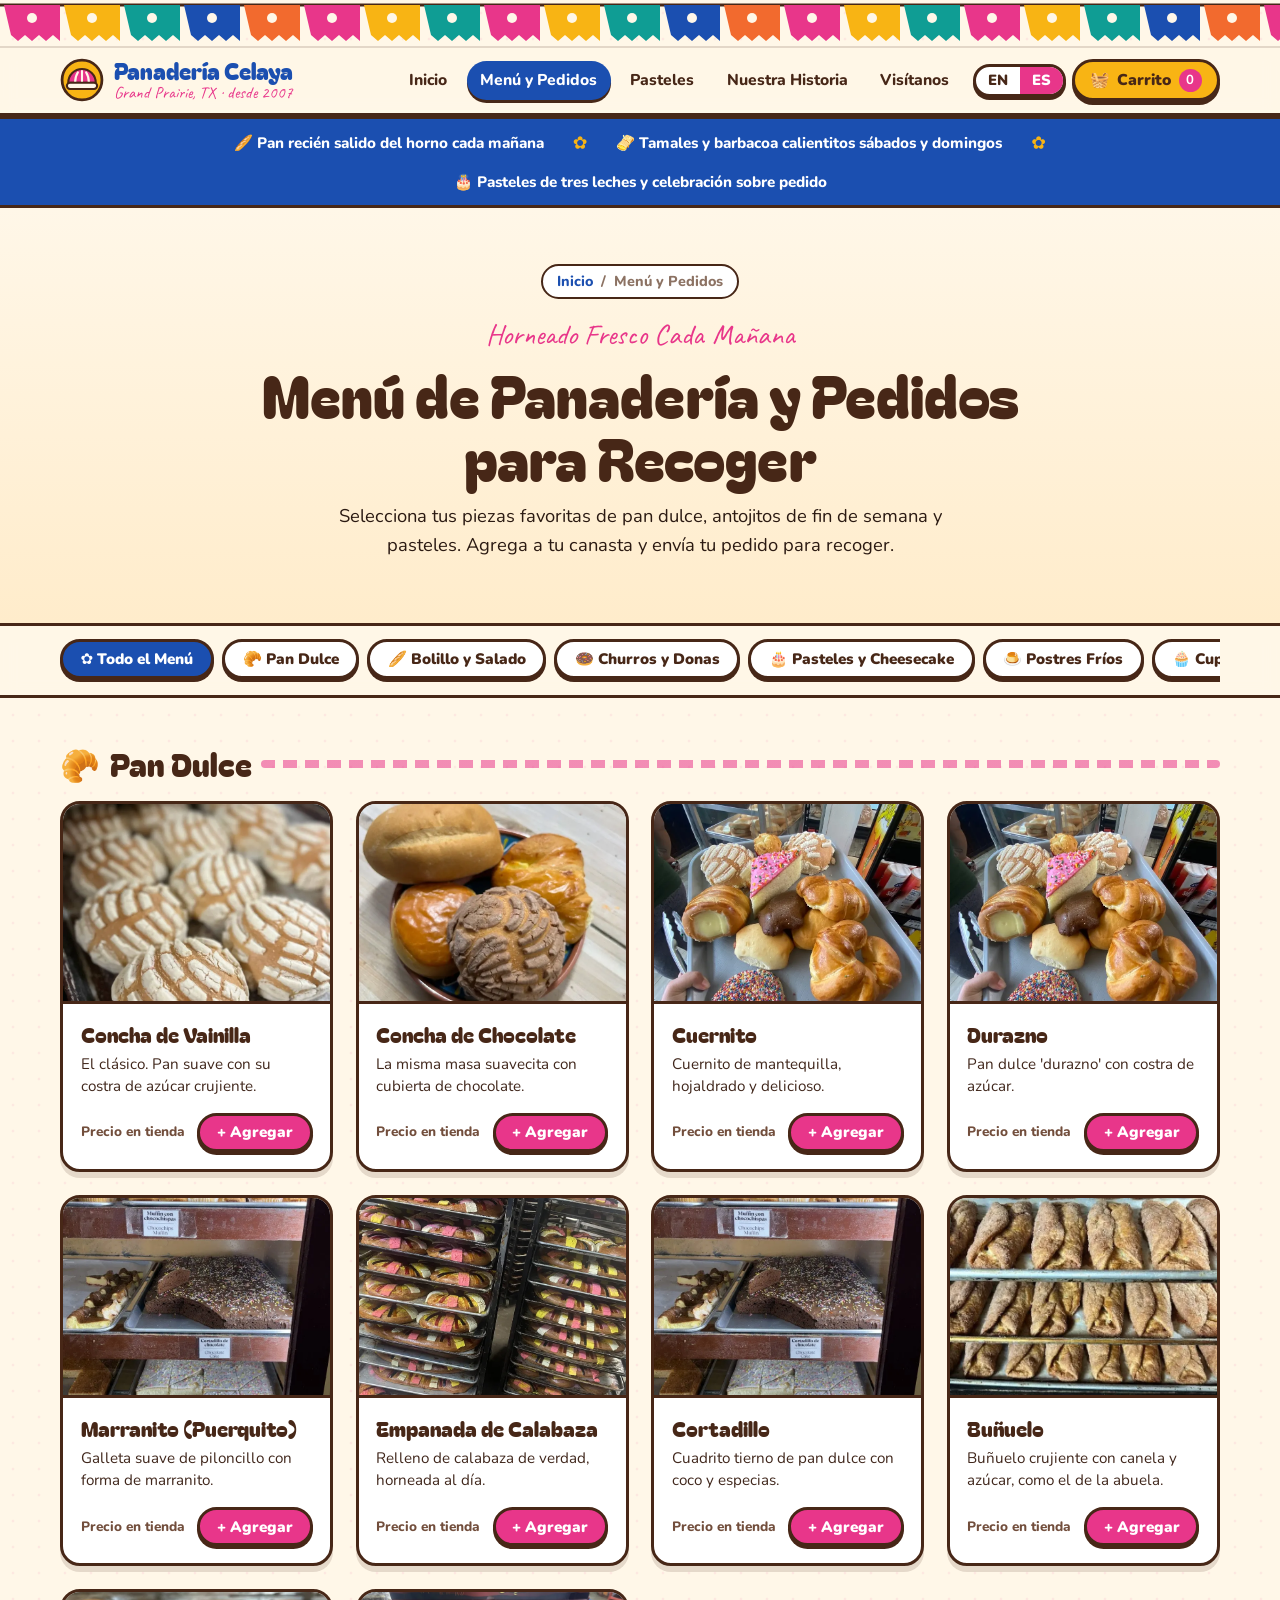
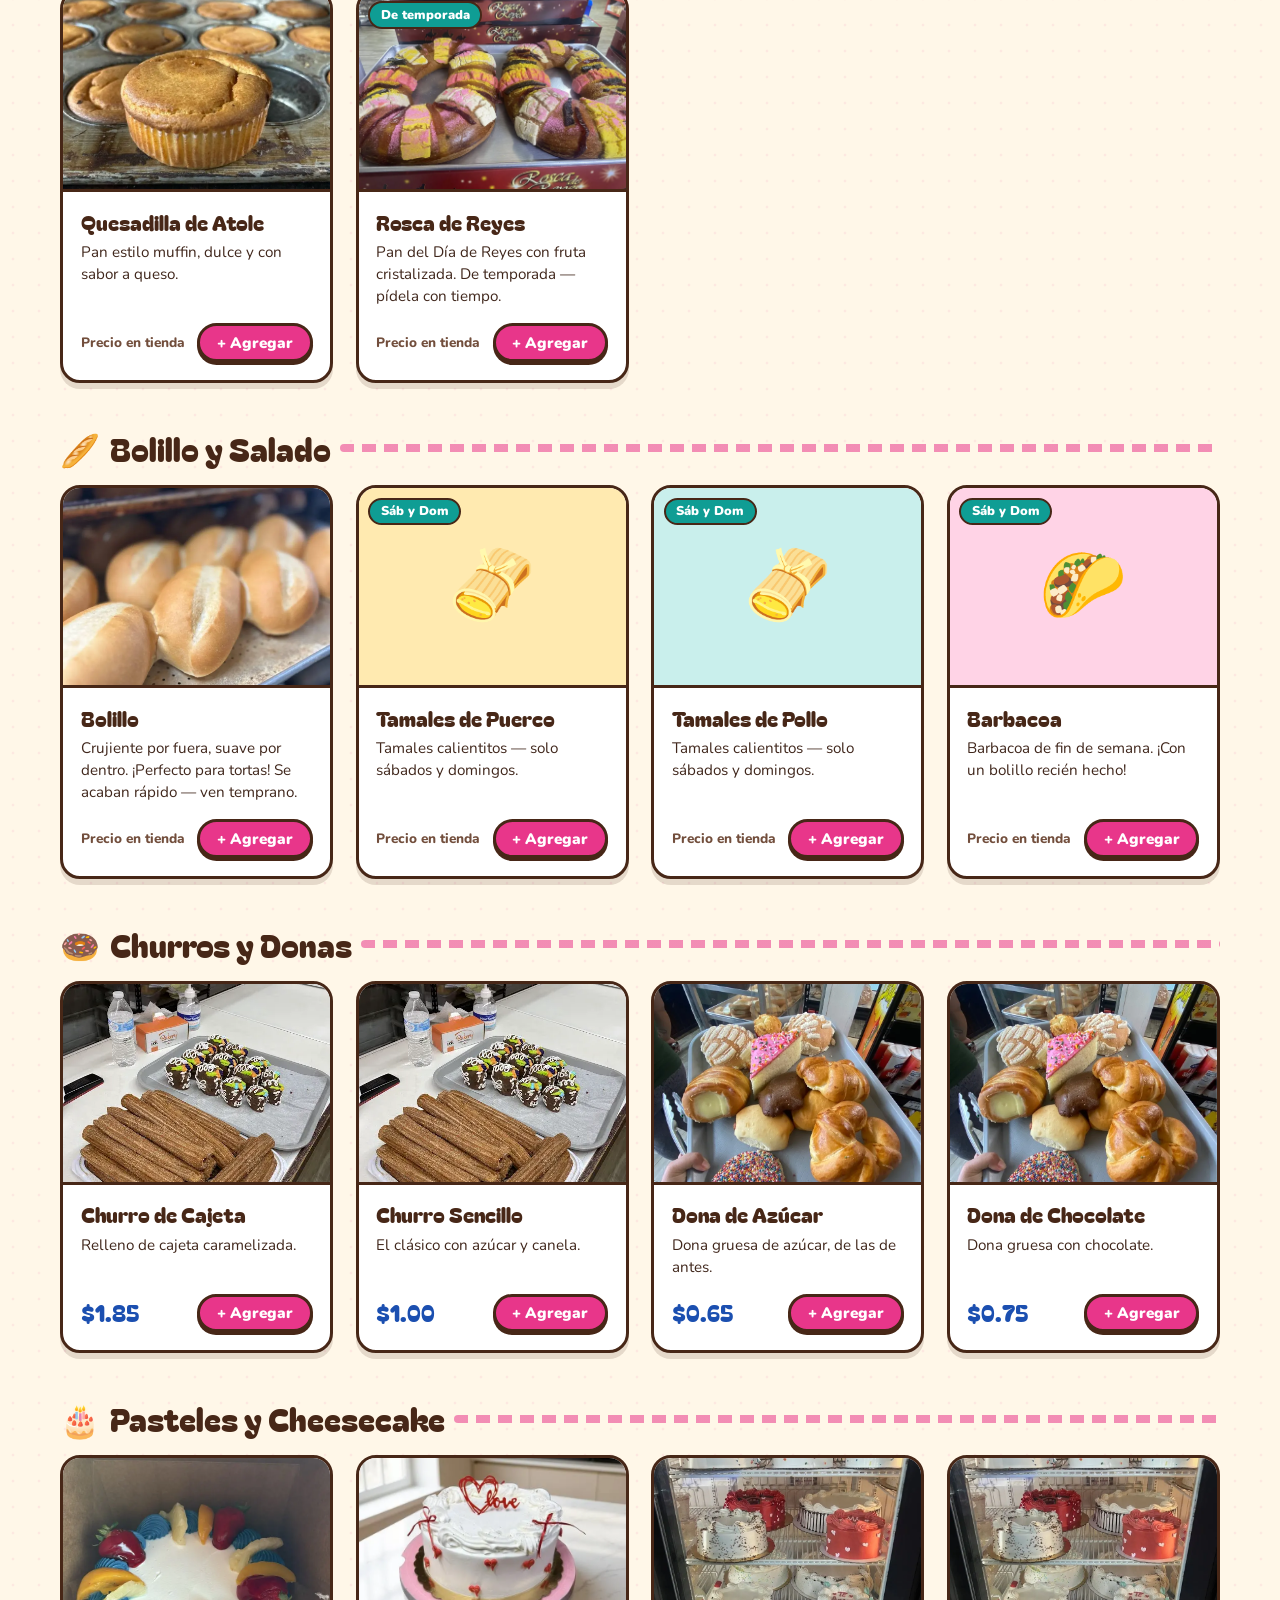
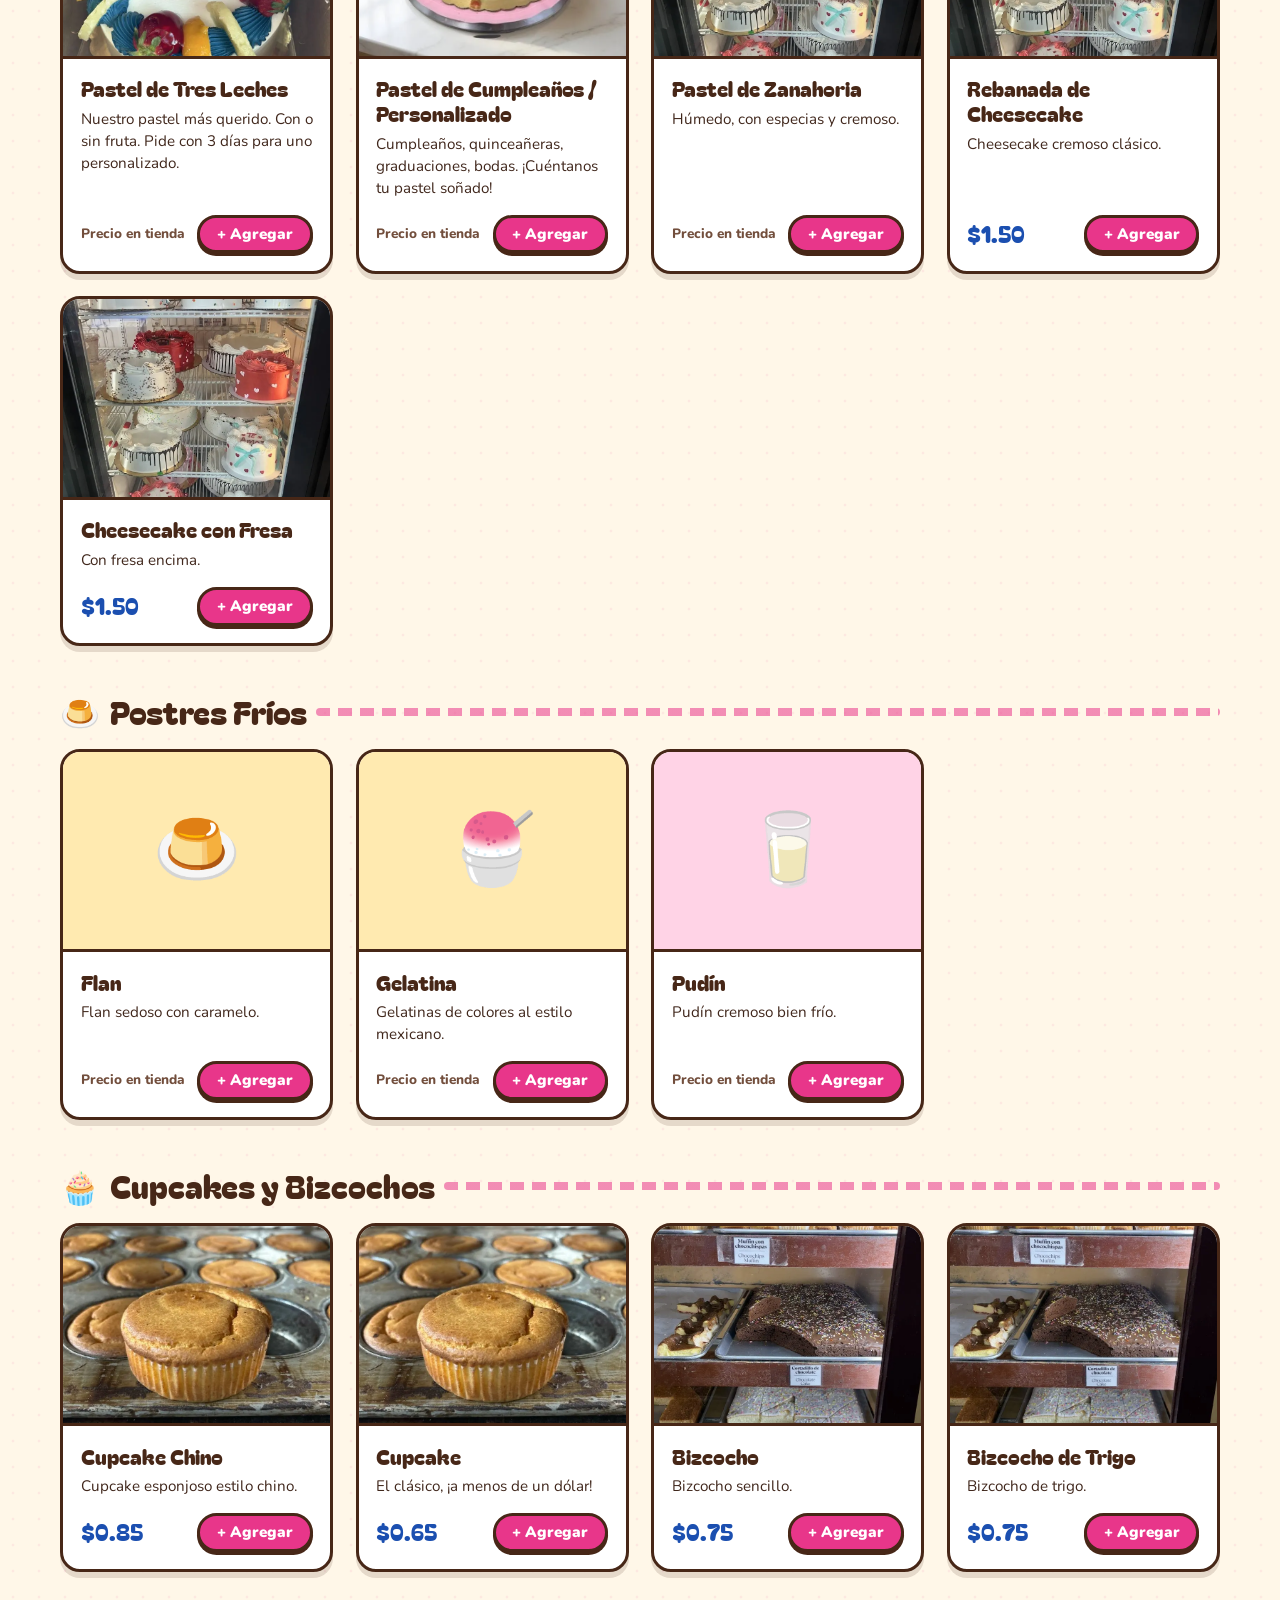
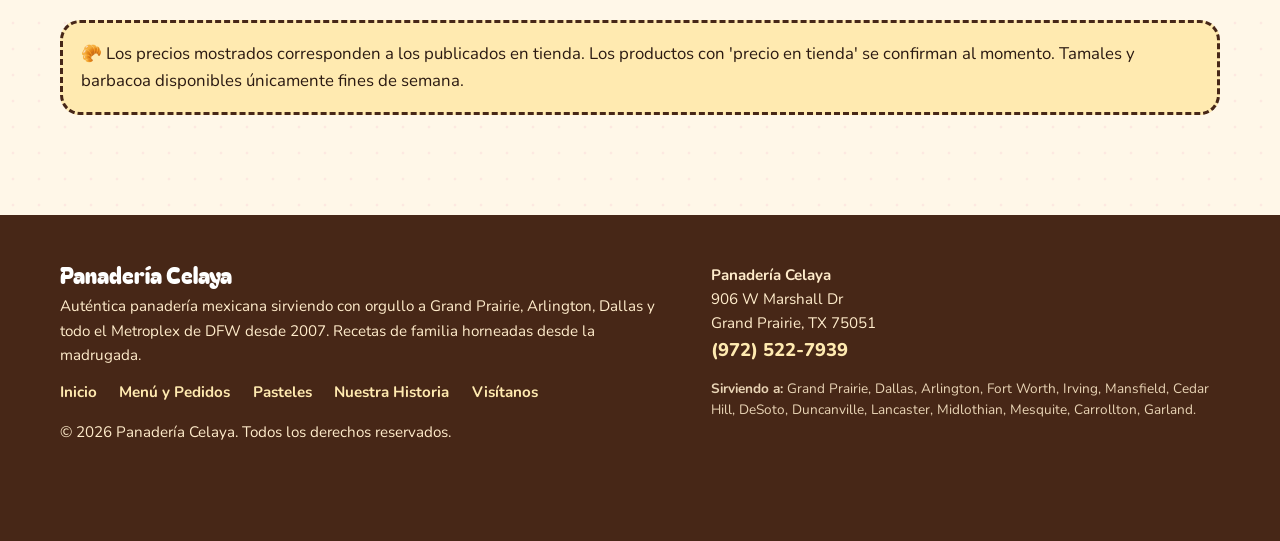
<file: es/menu/index.html>
<!doctype html>
<html lang="es">
<head>
<meta charset="utf-8">
<meta name="viewport" content="width=device-width,initial-scale=1">
<title>Menú de Pan Dulce y Pedidos para Recoger | Panadería Celaya Grand Prairie</title>
<meta name="description" content="Menú completo de panadería mexicana: conchas, bolillos, churros, marranitos, empanadas, tamales y pasteles. Fresco a diario. Arma tu pedido para recoger.">
<meta name="keywords" content="menú panadería celaya, precios pan dulce, conchas grand prairie, bolillos dfw, churros cajeta, menú tres leches">
<meta name="robots" content="index,follow,max-image-preview:large,max-snippet:-1,max-video-preview:-1">
<meta name="author" content="Panadería Celaya">
<meta name="theme-color" content="#1b4fb0">
<link rel="canonical" href="https://www.panaderiacelaya.com/es/menu/">
<link rel="alternate" hreflang="es" href="https://www.panaderiacelaya.com/es/menu/">
<link rel="alternate" hreflang="en" href="https://www.panaderiacelaya.com/menu/">
<link rel="alternate" hreflang="x-default" href="https://www.panaderiacelaya.com/">
<!-- Local Geographic SEO -->
<meta name="geo.region" content="US-TX">
<meta name="geo.placename" content="Grand Prairie">
<meta name="geo.position" content="32.7459;-96.9978">
<meta name="ICBM" content="32.7459, -96.9978">
<meta name="format-detection" content="telephone=yes">
<!-- Open Graph & Social -->
<meta property="og:type" content="restaurant.restaurant">
<meta property="og:site_name" content="Panadería Celaya">
<meta property="og:title" content="Menú de Pan Dulce y Pedidos para Recoger | Panadería Celaya Grand Prairie">
<meta property="og:description" content="Menú completo de panadería mexicana: conchas, bolillos, churros, marranitos, empanadas, tamales y pasteles. Fresco a diario. Arma tu pedido para recoger.">
<meta property="og:url" content="https://www.panaderiacelaya.com/es/menu/">
<meta property="og:locale" content="es_US">
<meta property="og:locale:alternate" content="en_US">
<meta property="og:image" content="https://www.panaderiacelaya.com/assets/og-cover.jpg">
<meta property="og:image:width" content="1200">
<meta property="og:image:height" content="630">
<meta property="og:image:alt" content="Panadería Celaya Pan Dulce y Pasteles en Grand Prairie, Texas">
<meta property="restaurant:contact_info:street_address" content="906 W Marshall Dr">
<meta property="restaurant:contact_info:locality" content="Grand Prairie">
<meta property="restaurant:contact_info:region" content="TX">
<meta property="restaurant:contact_info:postal_code" content="75051">
<meta property="restaurant:contact_info:phone_number" content="+1-972-522-7939">
<meta name="twitter:card" content="summary_large_image">
<meta name="twitter:title" content="Menú de Pan Dulce y Pedidos para Recoger | Panadería Celaya Grand Prairie">
<meta name="twitter:description" content="Menú completo de panadería mexicana: conchas, bolillos, churros, marranitos, empanadas, tamales y pasteles. Fresco a diario. Arma tu pedido para recoger.">
<meta name="twitter:image" content="https://www.panaderiacelaya.com/assets/og-cover.jpg">
<link rel="icon" href="../../favicon.svg" type="image/svg+xml">
<link rel="manifest" href="../../manifest.webmanifest">
<link rel="preconnect" href="https://fonts.googleapis.com">
<link rel="preconnect" href="https://fonts.gstatic.com" crossorigin>
<link href="https://fonts.googleapis.com/css2?family=Bagel+Fat+One&family=Caveat:wght@600&family=Nunito:wght@400;700;800;900&display=swap" rel="stylesheet">
<link rel="stylesheet" href="../../assets/styles.css">
<script type="application/ld+json">{"@context": "https://schema.org", "@graph": [{"@type": "Menu", "@id": "https://www.panaderiacelaya.com/es/menu/#menu", "name": "Panaderia Celaya Menu", "url": "https://www.panaderiacelaya.com/es/menu/", "hasMenuSection": [{"@type": "MenuSection", "name": "Pan Dulce", "hasMenuItem": [{"@type": "MenuItem", "name": "Concha de Vainilla", "description": "El clásico. Pan suave con su costra de azúcar crujiente."}, {"@type": "MenuItem", "name": "Concha de Chocolate", "description": "La misma masa suavecita con cubierta de chocolate."}, {"@type": "MenuItem", "name": "Cuernito", "description": "Cuernito de mantequilla, hojaldrado y delicioso."}, {"@type": "MenuItem", "name": "Durazno", "description": "Pan dulce 'durazno' con costra de azúcar."}, {"@type": "MenuItem", "name": "Marranito (Puerquito)", "description": "Galleta suave de piloncillo con forma de marranito."}, {"@type": "MenuItem", "name": "Empanada de Calabaza", "description": "Relleno de calabaza de verdad, horneada al día."}, {"@type": "MenuItem", "name": "Cortadillo", "description": "Cuadrito tierno de pan dulce con coco y especias."}, {"@type": "MenuItem", "name": "Buñuelo", "description": "Buñuelo crujiente con canela y azúcar, como el de la abuela."}, {"@type": "MenuItem", "name": "Quesadilla de Atole", "description": "Pan estilo muffin, dulce y con sabor a queso."}, {"@type": "MenuItem", "name": "Rosca de Reyes", "description": "Pan del Día de Reyes con fruta cristalizada. De temporada — pídela con tiempo."}]}, {"@type": "MenuSection", "name": "Bolillo y Salado", "hasMenuItem": [{"@type": "MenuItem", "name": "Bolillo", "description": "Crujiente por fuera, suave por dentro. ¡Perfecto para tortas! Se acaban rápido — ven temprano."}, {"@type": "MenuItem", "name": "Tamales de Puerco", "description": "Tamales calientitos — solo sábados y domingos."}, {"@type": "MenuItem", "name": "Tamales de Pollo", "description": "Tamales calientitos — solo sábados y domingos."}, {"@type": "MenuItem", "name": "Barbacoa", "description": "Barbacoa de fin de semana. ¡Con un bolillo recién hecho!"}]}, {"@type": "MenuSection", "name": "Churros y Donas", "hasMenuItem": [{"@type": "MenuItem", "name": "Churro de Cajeta", "description": "Relleno de cajeta caramelizada.", "offers": {"@type": "Offer", "price": "1.85", "priceCurrency": "USD"}}, {"@type": "MenuItem", "name": "Churro Sencillo", "description": "El clásico con azúcar y canela.", "offers": {"@type": "Offer", "price": "1.00", "priceCurrency": "USD"}}, {"@type": "MenuItem", "name": "Dona de Azúcar", "description": "Dona gruesa de azúcar, de las de antes.", "offers": {"@type": "Offer", "price": "0.65", "priceCurrency": "USD"}}, {"@type": "MenuItem", "name": "Dona de Chocolate", "description": "Dona gruesa con chocolate.", "offers": {"@type": "Offer", "price": "0.75", "priceCurrency": "USD"}}]}, {"@type": "MenuSection", "name": "Pasteles y Cheesecake", "hasMenuItem": [{"@type": "MenuItem", "name": "Pastel de Tres Leches", "description": "Nuestro pastel más querido. Con o sin fruta. Pide con 3 días para uno personalizado."}, {"@type": "MenuItem", "name": "Pastel de Cumpleaños / Personalizado", "description": "Cumpleaños, quinceañeras, graduaciones, bodas. ¡Cuéntanos tu pastel soñado!"}, {"@type": "MenuItem", "name": "Pastel de Zanahoria", "description": "Húmedo, con especias y cremoso."}, {"@type": "MenuItem", "name": "Rebanada de Cheesecake", "description": "Cheesecake cremoso clásico.", "offers": {"@type": "Offer", "price": "1.50", "priceCurrency": "USD"}}, {"@type": "MenuItem", "name": "Cheesecake con Fresa", "description": "Con fresa encima.", "offers": {"@type": "Offer", "price": "1.50", "priceCurrency": "USD"}}]}, {"@type": "MenuSection", "name": "Postres Fríos", "hasMenuItem": [{"@type": "MenuItem", "name": "Flan", "description": "Flan sedoso con caramelo."}, {"@type": "MenuItem", "name": "Gelatina", "description": "Gelatinas de colores al estilo mexicano."}, {"@type": "MenuItem", "name": "Pudín", "description": "Pudín cremoso bien frío."}]}, {"@type": "MenuSection", "name": "Cupcakes y Bizcochos", "hasMenuItem": [{"@type": "MenuItem", "name": "Cupcake Chino", "description": "Cupcake esponjoso estilo chino.", "offers": {"@type": "Offer", "price": "0.85", "priceCurrency": "USD"}}, {"@type": "MenuItem", "name": "Cupcake", "description": "El clásico, ¡a menos de un dólar!", "offers": {"@type": "Offer", "price": "0.65", "priceCurrency": "USD"}}, {"@type": "MenuItem", "name": "Bizcocho", "description": "Bizcocho sencillo.", "offers": {"@type": "Offer", "price": "0.75", "priceCurrency": "USD"}}, {"@type": "MenuItem", "name": "Bizcocho de Trigo", "description": "Bizcocho de trigo.", "offers": {"@type": "Offer", "price": "0.75", "priceCurrency": "USD"}}]}]}, {"@type": "BreadcrumbList", "itemListElement": [{"@type": "ListItem", "position": 1, "name": "Home", "item": "https://www.panaderiacelaya.com/"}, {"@type": "ListItem", "position": 2, "name": "Menu", "item": "https://www.panaderiacelaya.com/es/menu/"}]}]}</script>
</head>
<body>
<a class="skip" href="#mainContent">Saltar al contenido principal</a>
<div class="picado" aria-hidden="true"></div>
<header class="top">
  <div class="wrap">
    <a class="logo" href="../" aria-label="Panadería Celaya Inicio">
      <svg viewBox="0 0 64 64" aria-hidden="true"><circle cx="32" cy="32" r="29" fill="#f8b414" stroke="#472717" stroke-width="4"/><path d="M12 36a20 20 0 0 1 40 0z" fill="#e8368a" stroke="#472717" stroke-width="3"/><path d="M22 36c0-8 2-12 4-15M32 36V19M42 36c0-8-2-12-4-15" stroke="#fff7e8" stroke-width="3" fill="none" stroke-linecap="round"/><rect x="10" y="36" width="44" height="9" rx="4.5" fill="#fff7e8" stroke="#472717" stroke-width="3"/></svg>
      <span>Panadería Celaya<small>Grand Prairie, TX · desde 2007</small></span>
    </a>
    <nav class="main" aria-label="Navigation">
      <a class="nav-link" href="../">Inicio</a>
      <a class="nav-link active" href="../menu/">Menú y Pedidos</a>
      <a class="nav-link" href="../cakes/">Pasteles</a>
      <a class="nav-link" href="../about/">Nuestra Historia</a>
      <a class="nav-link" href="../visit/">Visítanos</a>
      <div class="lang" role="group" aria-label="Selección de idioma"><a href="../../menu/" hreflang="en" lang="en" title="Switch to English">EN</a><span aria-current="true">ES</span></div>
      <button class="cart-btn" type="button" data-open-cart aria-label="Carrito">
        🧺 <span class="t">Carrito</span> <b class="cart-count">0</b>
      </button>
      <button class="nav-toggle" id="navToggle" type="button" aria-expanded="false" aria-controls="mobileDrawer" aria-label="Toggle menu">☰</button>
    </nav>
  </div>
  <div class="mobile-drawer" id="mobileDrawer">
    <a class="" href="../">Inicio</a>
    <a class="active" href="../menu/">Menú y Pedidos</a>
    <a class="" href="../cakes/">Pasteles</a>
    <a class="" href="../about/">Nuestra Historia</a>
    <a class="" href="../visit/">Visítanos</a>
  </div>
</header>

<div class="bulletin-bar" role="region" aria-label="Bakery Announcements">
  <div class="wrap">
    <span>🥖 Pan recién salido del horno cada mañana</span>
    <span class="dot-sep" aria-hidden="true">✿</span>
    <span>🫔 Tamales y barbacoa calientitos sábados y domingos</span>
    <span class="dot-sep" aria-hidden="true">✿</span>
    <span>🎂 Pasteles de tres leches y celebración sobre pedido</span>
  </div>
</div>

<main id="mainContent">

<div class="page-banner">
  <div class="wrap">
    <div class="breadcrumb">
      <a href="../">Inicio</a>
      <span>/</span>
      <span>Menú y Pedidos</span>
    </div>
    <span class="eyebrow">Horneado Fresco Cada Mañana</span>
    <h1>Menú de Panadería y Pedidos para Recoger</h1>
    <p class="banner-desc">Selecciona tus piezas favoritas de pan dulce, antojitos de fin de semana y pasteles. Agrega a tu canasta y envía tu pedido para recoger.</p>
  </div>
</div>

<div class="menu-controls">
  <div class="wrap">
    <div class="menu-filters"><button class="filter-btn active" type="button" data-cat="all">✿ Todo el Menú</button><button class="filter-btn" type="button" data-cat="pan">🥐 Pan Dulce</button><button class="filter-btn" type="button" data-cat="salado">🥖 Bolillo y Salado</button><button class="filter-btn" type="button" data-cat="churros">🍩 Churros y Donas</button><button class="filter-btn" type="button" data-cat="cakes">🎂 Pasteles y Cheesecake</button><button class="filter-btn" type="button" data-cat="frio">🍮 Postres Fríos</button><button class="filter-btn" type="button" data-cat="mini">🧁 Cupcakes y Bizcochos</button></div>
  </div>
</div>

<section style="padding-top: 1rem;">
  <div class="wrap">
    
<div class="cat-section" id="cat-pan">
  <h3 class="cat-title"><span>🥐</span> Pan Dulce</h3>
  <div class="item-grid"><article class="item" data-id="concha-v"><div class="ph"><img src="../../assets/img/conchas-rack.webp" alt="Concha de Vainilla — Panadería Celaya Grand Prairie TX" loading="lazy" width="400" height="300"></div><div class="bd"><h4>Concha de Vainilla</h4><p>El clásico. Pan suave con su costra de azúcar crujiente.</p><div class="row"><span class="price ask">Precio en tienda</span><button class="add" type="button">+ Agregar</button><span class="step"><button type="button" data-d="-1" aria-label="Quitar uno">–</button><output>0</output><button type="button" data-d="1" aria-label="Agregar uno">+</button></span></div></div></article><article class="item" data-id="concha-c"><div class="ph"><img src="../../assets/img/bread-bowl.webp" alt="Concha de Chocolate — Panadería Celaya Grand Prairie TX" loading="lazy" width="400" height="300"></div><div class="bd"><h4>Concha de Chocolate</h4><p>La misma masa suavecita con cubierta de chocolate.</p><div class="row"><span class="price ask">Precio en tienda</span><button class="add" type="button">+ Agregar</button><span class="step"><button type="button" data-d="-1" aria-label="Quitar uno">–</button><output>0</output><button type="button" data-d="1" aria-label="Agregar uno">+</button></span></div></div></article><article class="item" data-id="cuernito"><div class="ph"><img src="../../assets/img/tray.webp" alt="Cuernito — Panadería Celaya Grand Prairie TX" loading="lazy" width="400" height="300"></div><div class="bd"><h4>Cuernito</h4><p>Cuernito de mantequilla, hojaldrado y delicioso.</p><div class="row"><span class="price ask">Precio en tienda</span><button class="add" type="button">+ Agregar</button><span class="step"><button type="button" data-d="-1" aria-label="Quitar uno">–</button><output>0</output><button type="button" data-d="1" aria-label="Agregar uno">+</button></span></div></div></article><article class="item" data-id="durazno"><div class="ph"><img src="../../assets/img/tray.webp" alt="Durazno — Panadería Celaya Grand Prairie TX" loading="lazy" width="400" height="300"></div><div class="bd"><h4>Durazno</h4><p>Pan dulce &#x27;durazno&#x27; con costra de azúcar.</p><div class="row"><span class="price ask">Precio en tienda</span><button class="add" type="button">+ Agregar</button><span class="step"><button type="button" data-d="-1" aria-label="Quitar uno">–</button><output>0</output><button type="button" data-d="1" aria-label="Agregar uno">+</button></span></div></div></article><article class="item" data-id="marranito"><div class="ph"><img src="../../assets/img/case.webp" alt="Marranito (Puerquito) — Panadería Celaya Grand Prairie TX" loading="lazy" width="400" height="300"></div><div class="bd"><h4>Marranito (Puerquito)</h4><p>Galleta suave de piloncillo con forma de marranito.</p><div class="row"><span class="price ask">Precio en tienda</span><button class="add" type="button">+ Agregar</button><span class="step"><button type="button" data-d="-1" aria-label="Quitar uno">–</button><output>0</output><button type="button" data-d="1" aria-label="Agregar uno">+</button></span></div></div></article><article class="item" data-id="empanada"><div class="ph"><img src="../../assets/img/rack-color.webp" alt="Empanada de Calabaza — Panadería Celaya Grand Prairie TX" loading="lazy" width="400" height="300"></div><div class="bd"><h4>Empanada de Calabaza</h4><p>Relleno de calabaza de verdad, horneada al día.</p><div class="row"><span class="price ask">Precio en tienda</span><button class="add" type="button">+ Agregar</button><span class="step"><button type="button" data-d="-1" aria-label="Quitar uno">–</button><output>0</output><button type="button" data-d="1" aria-label="Agregar uno">+</button></span></div></div></article><article class="item" data-id="cortadillo"><div class="ph"><img src="../../assets/img/case.webp" alt="Cortadillo — Panadería Celaya Grand Prairie TX" loading="lazy" width="400" height="300"></div><div class="bd"><h4>Cortadillo</h4><p>Cuadrito tierno de pan dulce con coco y especias.</p><div class="row"><span class="price ask">Precio en tienda</span><button class="add" type="button">+ Agregar</button><span class="step"><button type="button" data-d="-1" aria-label="Quitar uno">–</button><output>0</output><button type="button" data-d="1" aria-label="Agregar uno">+</button></span></div></div></article><article class="item" data-id="bunuelo"><div class="ph"><img src="../../assets/img/rolls-rack.webp" alt="Buñuelo — Panadería Celaya Grand Prairie TX" loading="lazy" width="400" height="300"></div><div class="bd"><h4>Buñuelo</h4><p>Buñuelo crujiente con canela y azúcar, como el de la abuela.</p><div class="row"><span class="price ask">Precio en tienda</span><button class="add" type="button">+ Agregar</button><span class="step"><button type="button" data-d="-1" aria-label="Quitar uno">–</button><output>0</output><button type="button" data-d="1" aria-label="Agregar uno">+</button></span></div></div></article><article class="item" data-id="quesadilla"><div class="ph"><img src="../../assets/img/muffin.webp" alt="Quesadilla de Atole — Panadería Celaya Grand Prairie TX" loading="lazy" width="400" height="300"></div><div class="bd"><h4>Quesadilla de Atole</h4><p>Pan estilo muffin, dulce y con sabor a queso.</p><div class="row"><span class="price ask">Precio en tienda</span><button class="add" type="button">+ Agregar</button><span class="step"><button type="button" data-d="-1" aria-label="Quitar uno">–</button><output>0</output><button type="button" data-d="1" aria-label="Agregar uno">+</button></span></div></div></article><article class="item" data-id="rosca"><div class="ph"><img src="../../assets/img/rosca.webp" alt="Rosca de Reyes — Panadería Celaya Grand Prairie TX" loading="lazy" width="400" height="300"><span class="tag">De temporada</span></div><div class="bd"><h4>Rosca de Reyes</h4><p>Pan del Día de Reyes con fruta cristalizada. De temporada — pídela con tiempo.</p><div class="row"><span class="price ask">Precio en tienda</span><button class="add" type="button">+ Agregar</button><span class="step"><button type="button" data-d="-1" aria-label="Quitar uno">–</button><output>0</output><button type="button" data-d="1" aria-label="Agregar uno">+</button></span></div></div></article></div>
</div>
<div class="cat-section" id="cat-salado">
  <h3 class="cat-title"><span>🥖</span> Bolillo y Salado</h3>
  <div class="item-grid"><article class="item" data-id="bolillo"><div class="ph"><img src="../../assets/img/bolillos.webp" alt="Bolillo — Panadería Celaya Grand Prairie TX" loading="lazy" width="400" height="300"></div><div class="bd"><h4>Bolillo</h4><p>Crujiente por fuera, suave por dentro. ¡Perfecto para tortas! Se acaban rápido — ven temprano.</p><div class="row"><span class="price ask">Precio en tienda</span><button class="add" type="button">+ Agregar</button><span class="step"><button type="button" data-d="-1" aria-label="Quitar uno">–</button><output>0</output><button type="button" data-d="1" aria-label="Agregar uno">+</button></span></div></div></article><article class="item" data-id="tamal-p"><div class="ph emo e0" role="img" aria-label="Tamales de Puerco">🫔<span class="tag">Sáb y Dom</span></div><div class="bd"><h4>Tamales de Puerco</h4><p>Tamales calientitos — solo sábados y domingos.</p><div class="row"><span class="price ask">Precio en tienda</span><button class="add" type="button">+ Agregar</button><span class="step"><button type="button" data-d="-1" aria-label="Quitar uno">–</button><output>0</output><button type="button" data-d="1" aria-label="Agregar uno">+</button></span></div></div></article><article class="item" data-id="tamal-c"><div class="ph emo e2" role="img" aria-label="Tamales de Pollo">🫔<span class="tag">Sáb y Dom</span></div><div class="bd"><h4>Tamales de Pollo</h4><p>Tamales calientitos — solo sábados y domingos.</p><div class="row"><span class="price ask">Precio en tienda</span><button class="add" type="button">+ Agregar</button><span class="step"><button type="button" data-d="-1" aria-label="Quitar uno">–</button><output>0</output><button type="button" data-d="1" aria-label="Agregar uno">+</button></span></div></div></article><article class="item" data-id="barbacoa"><div class="ph emo e1" role="img" aria-label="Barbacoa">🌮<span class="tag">Sáb y Dom</span></div><div class="bd"><h4>Barbacoa</h4><p>Barbacoa de fin de semana. ¡Con un bolillo recién hecho!</p><div class="row"><span class="price ask">Precio en tienda</span><button class="add" type="button">+ Agregar</button><span class="step"><button type="button" data-d="-1" aria-label="Quitar uno">–</button><output>0</output><button type="button" data-d="1" aria-label="Agregar uno">+</button></span></div></div></article></div>
</div>
<div class="cat-section" id="cat-churros">
  <h3 class="cat-title"><span>🍩</span> Churros y Donas</h3>
  <div class="item-grid"><article class="item" data-id="churro-c"><div class="ph"><img src="../../assets/img/churros.webp" alt="Churro de Cajeta — Panadería Celaya Grand Prairie TX" loading="lazy" width="400" height="300"></div><div class="bd"><h4>Churro de Cajeta</h4><p>Relleno de cajeta caramelizada.</p><div class="row"><span class="price">$1.85</span><button class="add" type="button">+ Agregar</button><span class="step"><button type="button" data-d="-1" aria-label="Quitar uno">–</button><output>0</output><button type="button" data-d="1" aria-label="Agregar uno">+</button></span></div></div></article><article class="item" data-id="churro-p"><div class="ph"><img src="../../assets/img/churros.webp" alt="Churro Sencillo — Panadería Celaya Grand Prairie TX" loading="lazy" width="400" height="300"></div><div class="bd"><h4>Churro Sencillo</h4><p>El clásico con azúcar y canela.</p><div class="row"><span class="price">$1.00</span><button class="add" type="button">+ Agregar</button><span class="step"><button type="button" data-d="-1" aria-label="Quitar uno">–</button><output>0</output><button type="button" data-d="1" aria-label="Agregar uno">+</button></span></div></div></article><article class="item" data-id="donut-s"><div class="ph"><img src="../../assets/img/tray.webp" alt="Dona de Azúcar — Panadería Celaya Grand Prairie TX" loading="lazy" width="400" height="300"></div><div class="bd"><h4>Dona de Azúcar</h4><p>Dona gruesa de azúcar, de las de antes.</p><div class="row"><span class="price">$0.65</span><button class="add" type="button">+ Agregar</button><span class="step"><button type="button" data-d="-1" aria-label="Quitar uno">–</button><output>0</output><button type="button" data-d="1" aria-label="Agregar uno">+</button></span></div></div></article><article class="item" data-id="donut-c"><div class="ph"><img src="../../assets/img/tray.webp" alt="Dona de Chocolate — Panadería Celaya Grand Prairie TX" loading="lazy" width="400" height="300"></div><div class="bd"><h4>Dona de Chocolate</h4><p>Dona gruesa con chocolate.</p><div class="row"><span class="price">$0.75</span><button class="add" type="button">+ Agregar</button><span class="step"><button type="button" data-d="-1" aria-label="Quitar uno">–</button><output>0</output><button type="button" data-d="1" aria-label="Agregar uno">+</button></span></div></div></article></div>
</div>
<div class="cat-section" id="cat-cakes">
  <h3 class="cat-title"><span>🎂</span> Pasteles y Cheesecake</h3>
  <div class="item-grid"><article class="item" data-id="tres-leches"><div class="ph"><img src="../../assets/img/cake-fruit.webp" alt="Pastel de Tres Leches — Panadería Celaya Grand Prairie TX" loading="lazy" width="400" height="300"></div><div class="bd"><h4>Pastel de Tres Leches</h4><p>Nuestro pastel más querido. Con o sin fruta. Pide con 3 días para uno personalizado.</p><div class="row"><span class="price ask">Precio en tienda</span><button class="add" type="button">+ Agregar</button><span class="step"><button type="button" data-d="-1" aria-label="Quitar uno">–</button><output>0</output><button type="button" data-d="1" aria-label="Agregar uno">+</button></span></div></div></article><article class="item" data-id="birthday"><div class="ph"><img src="../../assets/img/cake-love.webp" alt="Pastel de Cumpleaños / Personalizado — Panadería Celaya Grand Prairie TX" loading="lazy" width="400" height="300"></div><div class="bd"><h4>Pastel de Cumpleaños / Personalizado</h4><p>Cumpleaños, quinceañeras, graduaciones, bodas. ¡Cuéntanos tu pastel soñado!</p><div class="row"><span class="price ask">Precio en tienda</span><button class="add" type="button">+ Agregar</button><span class="step"><button type="button" data-d="-1" aria-label="Quitar uno">–</button><output>0</output><button type="button" data-d="1" aria-label="Agregar uno">+</button></span></div></div></article><article class="item" data-id="carrot"><div class="ph"><img src="../../assets/img/cakes-fridge.webp" alt="Pastel de Zanahoria — Panadería Celaya Grand Prairie TX" loading="lazy" width="400" height="300"></div><div class="bd"><h4>Pastel de Zanahoria</h4><p>Húmedo, con especias y cremoso.</p><div class="row"><span class="price ask">Precio en tienda</span><button class="add" type="button">+ Agregar</button><span class="step"><button type="button" data-d="-1" aria-label="Quitar uno">–</button><output>0</output><button type="button" data-d="1" aria-label="Agregar uno">+</button></span></div></div></article><article class="item" data-id="cheese"><div class="ph"><img src="../../assets/img/cakes-fridge.webp" alt="Rebanada de Cheesecake — Panadería Celaya Grand Prairie TX" loading="lazy" width="400" height="300"></div><div class="bd"><h4>Rebanada de Cheesecake</h4><p>Cheesecake cremoso clásico.</p><div class="row"><span class="price">$1.50</span><button class="add" type="button">+ Agregar</button><span class="step"><button type="button" data-d="-1" aria-label="Quitar uno">–</button><output>0</output><button type="button" data-d="1" aria-label="Agregar uno">+</button></span></div></div></article><article class="item" data-id="cheese-f"><div class="ph"><img src="../../assets/img/cakes-fridge.webp" alt="Cheesecake con Fresa — Panadería Celaya Grand Prairie TX" loading="lazy" width="400" height="300"></div><div class="bd"><h4>Cheesecake con Fresa</h4><p>Con fresa encima.</p><div class="row"><span class="price">$1.50</span><button class="add" type="button">+ Agregar</button><span class="step"><button type="button" data-d="-1" aria-label="Quitar uno">–</button><output>0</output><button type="button" data-d="1" aria-label="Agregar uno">+</button></span></div></div></article></div>
</div>
<div class="cat-section" id="cat-frio">
  <h3 class="cat-title"><span>🍮</span> Postres Fríos</h3>
  <div class="item-grid"><article class="item" data-id="flan"><div class="ph emo e0" role="img" aria-label="Flan">🍮</div><div class="bd"><h4>Flan</h4><p>Flan sedoso con caramelo.</p><div class="row"><span class="price ask">Precio en tienda</span><button class="add" type="button">+ Agregar</button><span class="step"><button type="button" data-d="-1" aria-label="Quitar uno">–</button><output>0</output><button type="button" data-d="1" aria-label="Agregar uno">+</button></span></div></div></article><article class="item" data-id="gelatina"><div class="ph emo e0" role="img" aria-label="Gelatina">🍧</div><div class="bd"><h4>Gelatina</h4><p>Gelatinas de colores al estilo mexicano.</p><div class="row"><span class="price ask">Precio en tienda</span><button class="add" type="button">+ Agregar</button><span class="step"><button type="button" data-d="-1" aria-label="Quitar uno">–</button><output>0</output><button type="button" data-d="1" aria-label="Agregar uno">+</button></span></div></div></article><article class="item" data-id="pudin"><div class="ph emo e1" role="img" aria-label="Pudín">🥛</div><div class="bd"><h4>Pudín</h4><p>Pudín cremoso bien frío.</p><div class="row"><span class="price ask">Precio en tienda</span><button class="add" type="button">+ Agregar</button><span class="step"><button type="button" data-d="-1" aria-label="Quitar uno">–</button><output>0</output><button type="button" data-d="1" aria-label="Agregar uno">+</button></span></div></div></article></div>
</div>
<div class="cat-section" id="cat-mini">
  <h3 class="cat-title"><span>🧁</span> Cupcakes y Bizcochos</h3>
  <div class="item-grid"><article class="item" data-id="cup-chino"><div class="ph"><img src="../../assets/img/muffin.webp" alt="Cupcake Chino — Panadería Celaya Grand Prairie TX" loading="lazy" width="400" height="300"></div><div class="bd"><h4>Cupcake Chino</h4><p>Cupcake esponjoso estilo chino.</p><div class="row"><span class="price">$0.85</span><button class="add" type="button">+ Agregar</button><span class="step"><button type="button" data-d="-1" aria-label="Quitar uno">–</button><output>0</output><button type="button" data-d="1" aria-label="Agregar uno">+</button></span></div></div></article><article class="item" data-id="cup"><div class="ph"><img src="../../assets/img/muffin.webp" alt="Cupcake — Panadería Celaya Grand Prairie TX" loading="lazy" width="400" height="300"></div><div class="bd"><h4>Cupcake</h4><p>El clásico, ¡a menos de un dólar!</p><div class="row"><span class="price">$0.65</span><button class="add" type="button">+ Agregar</button><span class="step"><button type="button" data-d="-1" aria-label="Quitar uno">–</button><output>0</output><button type="button" data-d="1" aria-label="Agregar uno">+</button></span></div></div></article><article class="item" data-id="bisc"><div class="ph"><img src="../../assets/img/case.webp" alt="Bizcocho — Panadería Celaya Grand Prairie TX" loading="lazy" width="400" height="300"></div><div class="bd"><h4>Bizcocho</h4><p>Bizcocho sencillo.</p><div class="row"><span class="price">$0.75</span><button class="add" type="button">+ Agregar</button><span class="step"><button type="button" data-d="-1" aria-label="Quitar uno">–</button><output>0</output><button type="button" data-d="1" aria-label="Agregar uno">+</button></span></div></div></article><article class="item" data-id="bisc-t"><div class="ph"><img src="../../assets/img/case.webp" alt="Bizcocho de Trigo — Panadería Celaya Grand Prairie TX" loading="lazy" width="400" height="300"></div><div class="bd"><h4>Bizcocho de Trigo</h4><p>Bizcocho de trigo.</p><div class="row"><span class="price">$0.75</span><button class="add" type="button">+ Agregar</button><span class="step"><button type="button" data-d="-1" aria-label="Quitar uno">–</button><output>0</output><button type="button" data-d="1" aria-label="Agregar uno">+</button></span></div></div></article></div>
</div>
    <div class="weekend-alert" style="margin-top: 2rem;">
      <p>🥐 Los precios mostrados corresponden a los publicados en tienda. Los productos con 'precio en tienda' se confirman al momento. Tamales y barbacoa disponibles únicamente fines de semana.</p>
    </div>
  </div>
</section>

</main>

<footer>
  <div class="wrap">
    <div>
      <h3>Panadería Celaya</h3>
      <p>Auténtica panadería mexicana sirviendo con orgullo a Grand Prairie, Arlington, Dallas y todo el Metroplex de DFW desde 2007. Recetas de familia horneadas desde la madrugada.</p>
      <div class="footer-links">
        <a href="../">Inicio</a>
        <a href="../menu/">Menú y Pedidos</a>
        <a href="../cakes/">Pasteles</a>
        <a href="../about/">Nuestra Historia</a>
        <a href="../visit/">Visítanos</a>
      </div>
      <p style="margin-top: 1rem;">© <span id="yr">2026</span> Panadería Celaya. Todos los derechos reservados.</p>
    </div>
    <div>
      <address style="font-style: normal; line-height: 1.6;">
        <strong>Panadería Celaya</strong><br>
        906 W Marshall Dr<br>
        Grand Prairie, TX 75051<br>
        <a href="tel:+19725227939" style="font-size: 1.15rem; font-weight: 800;">(972) 522-7939</a>
      </address>
      <p class="cities"><strong>Sirviendo a:</strong> Grand Prairie, Dallas, Arlington, Fort Worth, Irving, Mansfield, Cedar Hill, DeSoto, Duncanville, Lancaster, Midlothian, Mesquite, Carrollton, Garland.</p>
    </div>
  </div>
</footer>

<div class="mbar">
  <a class="btn alt" href="tel:+19725227939">📞 Llamar</a>
  <button class="btn" type="button" data-open-cart>
    🧺 Ordenar <b class="cart-count" style="background: var(--marigold); color: var(--choc); border-radius: 99px; padding: 0 0.5rem; margin-left: 0.3rem;">0</b>
  </button>
</div>

<!-- Persistent Cart Drawer -->
<div class="scrim" id="scrim"></div>
<aside class="drawer" id="drawer" role="dialog" aria-modal="true" aria-labelledby="dh" aria-hidden="true">
  <header>
    <h2 id="dh">🧺 Tu Pedido</h2>
    <button class="x" id="drawerClose" type="button" aria-label="Cerrar">✕</button>
  </header>
  <div class="dbody">
    <div id="cartView">
      <div id="cartLines"></div>
      <form class="order" id="orderForm" novalidate hidden>
        <label>Tu nombre<input id="f-name" autocomplete="name" required><span class="err" id="e-name" role="alert"></span></label>
        <label>Teléfono celular<input id="f-phone" type="tel" inputmode="tel" autocomplete="tel" placeholder="(972) 555-0123" required><span class="err" id="e-phone" role="alert"></span></label>
        <div class="two">
          <label>Fecha de recogida<input id="f-date" type="date" required><span class="err" id="e-date" role="alert"></span></label>
          <label>Hora de recogida<select id="f-time"></select></label>
        </div>
        <p class="fine" id="cakeNote" hidden>🎂 Los pasteles personalizados requieren al menos 3 días de anticipación.</p>
        <div class="cakebox" id="cakeBox">
          <strong>🎂 Detalles del Pastel</strong>
          <label>Tamaño / Porciones<input id="f-size" placeholder="ej. 1/2 plancha, 30 personas, redondo 10 pulg."></label>
          <label>Sabor y relleno<input id="f-flavor" placeholder="ej. Tres leches con fresas naturales"></label>
          <label>Mensaje escrito en el pastel<input id="f-msg" placeholder="ej. ¡Feliz Cumpleaños Mamá!"></label>
        </div>
        <label>Notas especiales (opcional)<textarea id="f-notes" rows="2" placeholder="Alergias, velitas, empaque especial..."></textarea></label>
        <button class="btn" type="submit">Enviar Pedido a la Panadería</button>
        <p class="fine">No se cobra nada en línea. Confirmamos tu pedido y total por teléfono o texto; pagas al recoger.</p>
      </form>
    </div>
    <div id="doneView" class="done" hidden>
      <div class="big">🎉</div>
      <h3>¡Casi Listo!</h3>
      <p>¡El resumen de tu pedido está listo! Envíalo por mensaje de texto SMS o llámanos para confirmarlo.</p>
      <p class="fine" id="sentOk" hidden>✅ Tu pedido también fue enviado a nuestro equipo.</p>
      <pre id="doneMsg"></pre>
      <div class="btns">
        <a class="btn" id="smsBtn" href="#">💬 Enviar Pedido por Mensaje de Texto</a>
        <a class="btn blue" id="callBtn" href="#">📞 Llamar para Confirmar (972) 522-7939</a>
        <button class="btn alt sm" id="copyBtn" type="button">📋 Copiar Resumen</button>
        <button class="btn alt sm" id="clearBtn" type="button">Nuevo Pedido</button>
      </div>
    </div>
  </div>
</aside>

<div class="toast" id="toast" role="status" aria-live="polite"></div>
<script>
  window.CELAYA = {"lang": "es", "items": {"concha-v": {"name": "Concha de Vainilla", "price": null, "cake": false}, "concha-c": {"name": "Concha de Chocolate", "price": null, "cake": false}, "cuernito": {"name": "Cuernito", "price": null, "cake": false}, "durazno": {"name": "Durazno", "price": null, "cake": false}, "marranito": {"name": "Marranito (Puerquito)", "price": null, "cake": false}, "empanada": {"name": "Empanada de Calabaza", "price": null, "cake": false}, "cortadillo": {"name": "Cortadillo", "price": null, "cake": false}, "bunuelo": {"name": "Buñuelo", "price": null, "cake": false}, "quesadilla": {"name": "Quesadilla de Atole", "price": null, "cake": false}, "rosca": {"name": "Rosca de Reyes", "price": null, "cake": false}, "bolillo": {"name": "Bolillo", "price": null, "cake": false}, "tamal-p": {"name": "Tamales de Puerco", "price": null, "cake": false}, "tamal-c": {"name": "Tamales de Pollo", "price": null, "cake": false}, "barbacoa": {"name": "Barbacoa", "price": null, "cake": false}, "churro-c": {"name": "Churro de Cajeta", "price": 1.85, "cake": false}, "churro-p": {"name": "Churro Sencillo", "price": 1, "cake": false}, "donut-s": {"name": "Dona de Azúcar", "price": 0.65, "cake": false}, "donut-c": {"name": "Dona de Chocolate", "price": 0.75, "cake": false}, "tres-leches": {"name": "Pastel de Tres Leches", "price": null, "cake": true}, "birthday": {"name": "Pastel de Cumpleaños / Personalizado", "price": null, "cake": true}, "carrot": {"name": "Pastel de Zanahoria", "price": null, "cake": true}, "cheese": {"name": "Rebanada de Cheesecake", "price": 1.5, "cake": false}, "cheese-f": {"name": "Cheesecake con Fresa", "price": 1.5, "cake": false}, "flan": {"name": "Flan", "price": null, "cake": false}, "gelatina": {"name": "Gelatina", "price": null, "cake": false}, "pudin": {"name": "Pudín", "price": null, "cake": false}, "cup-chino": {"name": "Cupcake Chino", "price": 0.85, "cake": false}, "cup": {"name": "Cupcake", "price": 0.65, "cake": false}, "bisc": {"name": "Bizcocho", "price": 0.75, "cake": false}, "bisc-t": {"name": "Bizcocho de Trigo", "price": 0.75, "cake": false}}, "t": {"emptyT": "Tu canasta está vacía", "emptyP": "Agrega pan dulce del menú — ¡antójate!", "less": "Quitar uno", "more": "Agregar uno", "priceAtPickup": "precio en tienda", "subtotal": "Subtotal", "fineUnknown": "Algunos productos se cobran en tienda; te confirmamos el total.", "fineKnown": "Pagas al recoger. Pueden aplicar impuestos.", "added": "¡Agregado a tu pedido! 🥐", "msgHead": "🥐 NUEVO PEDIDO PARA RECOGER — Panadería Celaya", "lblSub": "Subtotal", "lblName": "Nombre", "lblPhone": "Teléfono", "lblPickup": "Recoger", "lblCake": "Pastel", "lblNotes": "Notas", "eName": "Escribe tu nombre.", "ePhone": "Escribe un teléfono de 10 dígitos.", "eDate": "Elige una fecha.", "eCake": "Los pasteles necesitan 3 días de anticipación.", "copied": "¡Pedido copiado!", "copyFail": "Selecciona y copia el texto", "openNow": "Abierto ahora · hasta las 8:45 PM", "closedNow": "Cerrado ahora · abre a las 6 AM"}, "phoneRaw": "+19725227939", "endpoint": ""};
  document.getElementById("yr").textContent = new Date().getFullYear();
</script>
<script src="../../assets/app.js" defer></script>
</body>
</html>
</file>
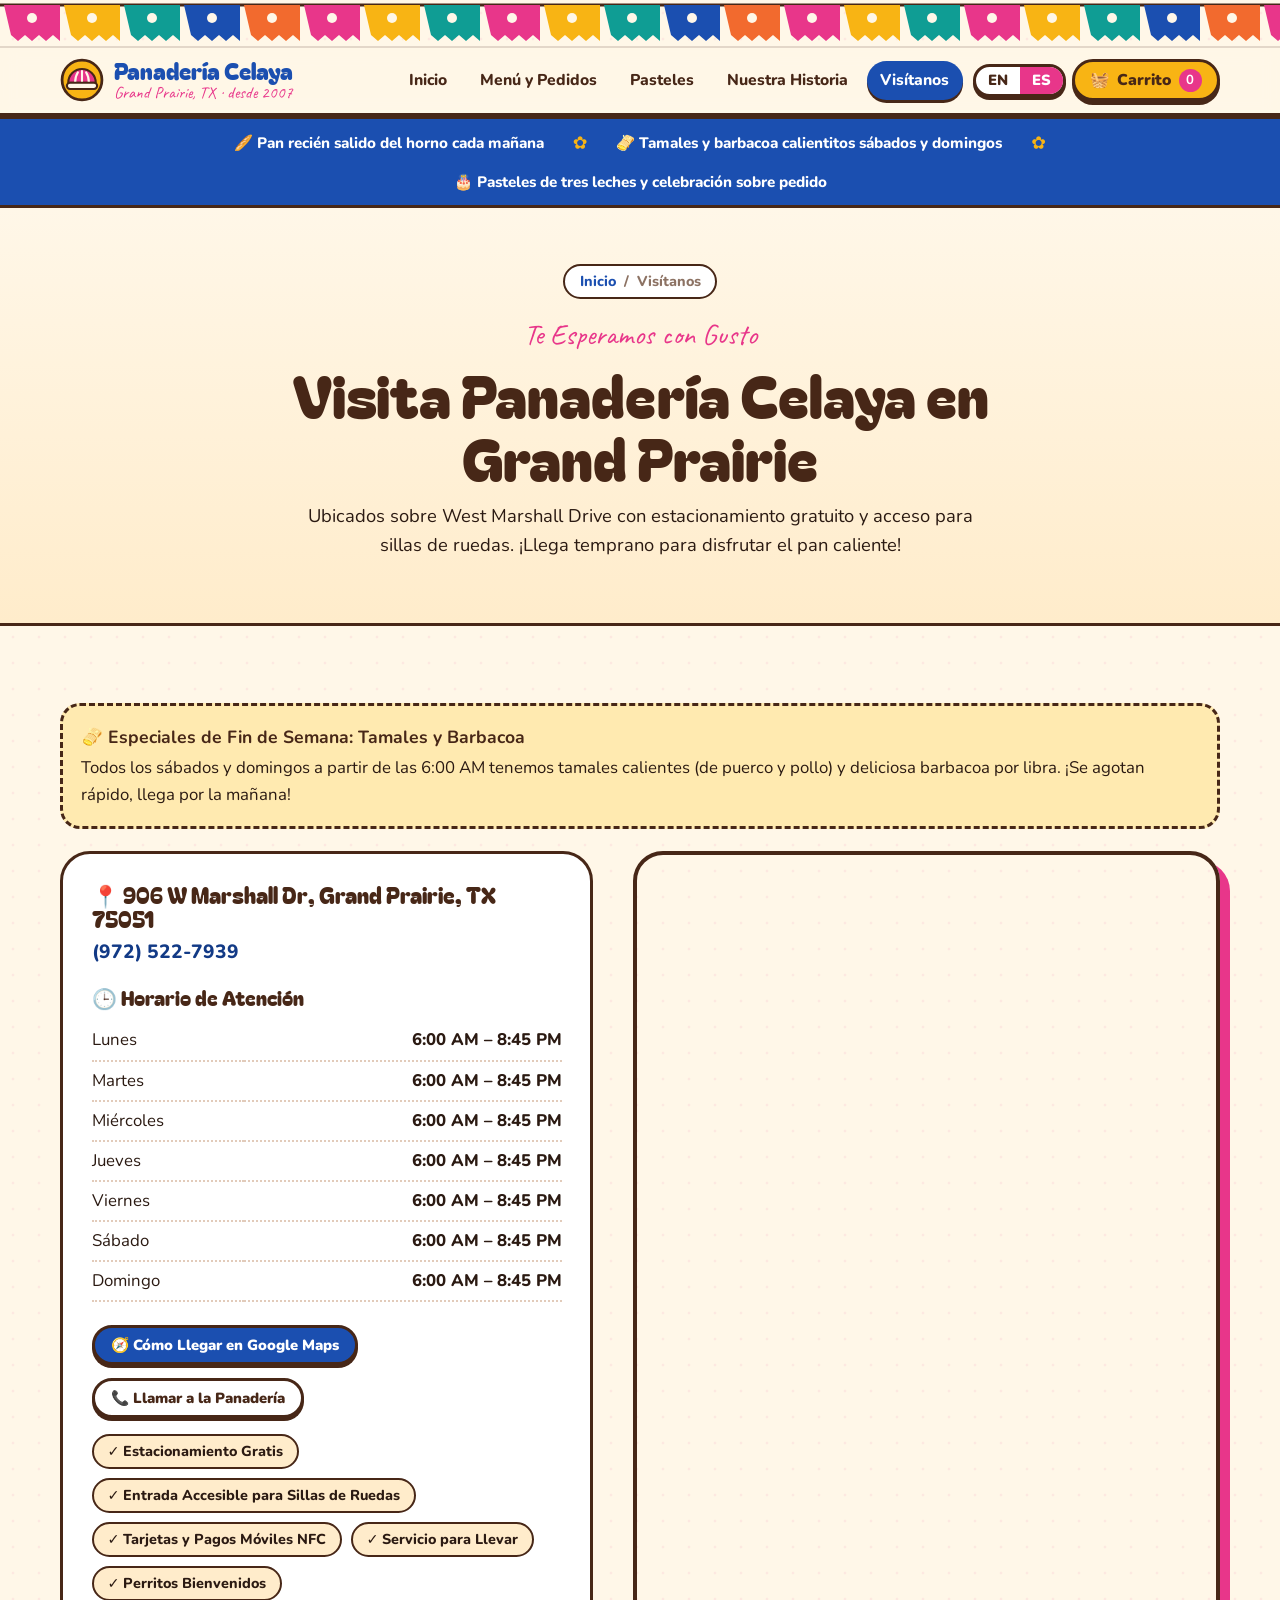
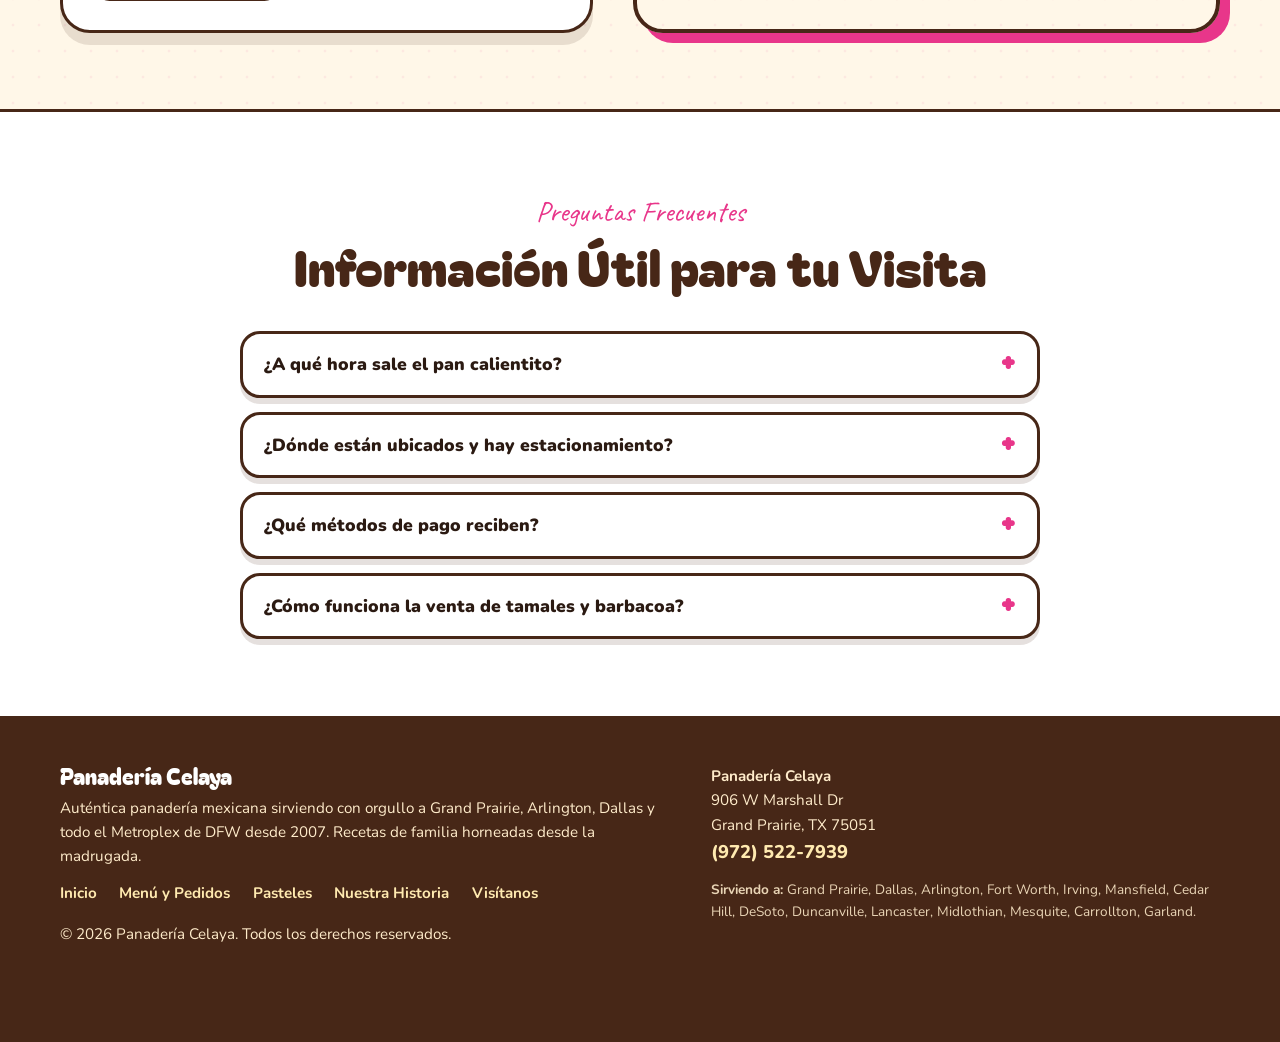
<file: es/visit/index.html>
<!doctype html>
<html lang="es">
<head>
<meta charset="utf-8">
<meta name="viewport" content="width=device-width,initial-scale=1">
<title>Visítanos, Horarios y Especiales de Fin de Semana | Panadería Celaya</title>
<meta name="description" content="Visita Panadería Celaya en 906 W Marshall Dr, Grand Prairie TX. Abierto de 6:00 AM a 8:45 PM diario. Tamales y barbacoa los fines de semana. Mapa y ubicación.">
<meta name="keywords" content="horario panadería celaya, dirección panadería celaya grand prairie, tamales grand prairie fin de semana, barbacoa grand prairie texas">
<meta name="robots" content="index,follow,max-image-preview:large,max-snippet:-1,max-video-preview:-1">
<meta name="author" content="Panadería Celaya">
<meta name="theme-color" content="#1b4fb0">
<link rel="canonical" href="https://www.panaderiacelaya.com/es/visit/">
<link rel="alternate" hreflang="es" href="https://www.panaderiacelaya.com/es/visit/">
<link rel="alternate" hreflang="en" href="https://www.panaderiacelaya.com/visit/">
<link rel="alternate" hreflang="x-default" href="https://www.panaderiacelaya.com/">
<!-- Local Geographic SEO -->
<meta name="geo.region" content="US-TX">
<meta name="geo.placename" content="Grand Prairie">
<meta name="geo.position" content="32.7459;-96.9978">
<meta name="ICBM" content="32.7459, -96.9978">
<meta name="format-detection" content="telephone=yes">
<!-- Open Graph & Social -->
<meta property="og:type" content="restaurant.restaurant">
<meta property="og:site_name" content="Panadería Celaya">
<meta property="og:title" content="Visítanos, Horarios y Especiales de Fin de Semana | Panadería Celaya">
<meta property="og:description" content="Visita Panadería Celaya en 906 W Marshall Dr, Grand Prairie TX. Abierto de 6:00 AM a 8:45 PM diario. Tamales y barbacoa los fines de semana. Mapa y ubicación.">
<meta property="og:url" content="https://www.panaderiacelaya.com/es/visit/">
<meta property="og:locale" content="es_US">
<meta property="og:locale:alternate" content="en_US">
<meta property="og:image" content="https://www.panaderiacelaya.com/assets/og-cover.jpg">
<meta property="og:image:width" content="1200">
<meta property="og:image:height" content="630">
<meta property="og:image:alt" content="Panadería Celaya Pan Dulce y Pasteles en Grand Prairie, Texas">
<meta property="restaurant:contact_info:street_address" content="906 W Marshall Dr">
<meta property="restaurant:contact_info:locality" content="Grand Prairie">
<meta property="restaurant:contact_info:region" content="TX">
<meta property="restaurant:contact_info:postal_code" content="75051">
<meta property="restaurant:contact_info:phone_number" content="+1-972-522-7939">
<meta name="twitter:card" content="summary_large_image">
<meta name="twitter:title" content="Visítanos, Horarios y Especiales de Fin de Semana | Panadería Celaya">
<meta name="twitter:description" content="Visita Panadería Celaya en 906 W Marshall Dr, Grand Prairie TX. Abierto de 6:00 AM a 8:45 PM diario. Tamales y barbacoa los fines de semana. Mapa y ubicación.">
<meta name="twitter:image" content="https://www.panaderiacelaya.com/assets/og-cover.jpg">
<link rel="icon" href="../../favicon.svg" type="image/svg+xml">
<link rel="manifest" href="../../manifest.webmanifest">
<link rel="preconnect" href="https://fonts.googleapis.com">
<link rel="preconnect" href="https://fonts.gstatic.com" crossorigin>
<link href="https://fonts.googleapis.com/css2?family=Bagel+Fat+One&family=Caveat:wght@600&family=Nunito:wght@400;700;800;900&display=swap" rel="stylesheet">
<link rel="stylesheet" href="../../assets/styles.css">
<script type="application/ld+json">{"@context": "https://schema.org", "@graph": [{"@type": ["Place", "LocalBusiness"], "@id": "https://www.panaderiacelaya.com/es/visit/#place", "name": "Panaderia Celaya Grand Prairie", "address": {"@type": "PostalAddress", "streetAddress": "906 W Marshall Dr", "addressLocality": "Grand Prairie", "addressRegion": "TX", "postalCode": "75051", "addressCountry": "US"}, "geo": {"@type": "GeoCoordinates", "latitude": 32.7459, "longitude": -96.9978}, "telephone": "+1-972-522-7939", "hasMap": "https://www.google.com/maps/search/?api=1&query=Panaderia+Celaya+906+W+Marshall+Dr+Grand+Prairie+TX+75051"}, {"@type": "FAQPage", "mainEntity": [{"@type": "Question", "name": "¿A qué hora sale el pan calientito?", "acceptedAnswer": {"@type": "Answer", "text": "Comenzamos a hornear desde las 4:00 AM. El pan dulce y los bolillos calientes salen en sus charolas a partir de las 6:00 AM."}}, {"@type": "Question", "name": "¿Dónde están ubicados y hay estacionamiento?", "acceptedAnswer": {"@type": "Answer", "text": "Estamos en 906 W Marshall Dr, Grand Prairie, TX 75051. Contamos con estacionamiento gratuito y rampa para sillas de ruedas."}}, {"@type": "Question", "name": "¿Qué métodos de pago reciben?", "acceptedAnswer": {"@type": "Answer", "text": "Aceptamos efectivo, tarjetas de crédito y débito (Visa, Mastercard, Amex) y pagos móviles NFC (Apple Pay y Google Pay)."}}, {"@type": "Question", "name": "¿Cómo funciona la venta de tamales y barbacoa?", "acceptedAnswer": {"@type": "Answer", "text": "Se venden exclusivamente sábados y domingos por la mañana. Por su alta demanda, suelen agotarse alrededor de las 9:00 AM."}}]}, {"@type": "BreadcrumbList", "itemListElement": [{"@type": "ListItem", "position": 1, "name": "Home", "item": "https://www.panaderiacelaya.com/"}, {"@type": "ListItem", "position": 2, "name": "Visit", "item": "https://www.panaderiacelaya.com/es/visit/"}]}]}</script>
</head>
<body>
<a class="skip" href="#mainContent">Saltar al contenido principal</a>
<div class="picado" aria-hidden="true"></div>
<header class="top">
  <div class="wrap">
    <a class="logo" href="../" aria-label="Panadería Celaya Inicio">
      <svg viewBox="0 0 64 64" aria-hidden="true"><circle cx="32" cy="32" r="29" fill="#f8b414" stroke="#472717" stroke-width="4"/><path d="M12 36a20 20 0 0 1 40 0z" fill="#e8368a" stroke="#472717" stroke-width="3"/><path d="M22 36c0-8 2-12 4-15M32 36V19M42 36c0-8-2-12-4-15" stroke="#fff7e8" stroke-width="3" fill="none" stroke-linecap="round"/><rect x="10" y="36" width="44" height="9" rx="4.5" fill="#fff7e8" stroke="#472717" stroke-width="3"/></svg>
      <span>Panadería Celaya<small>Grand Prairie, TX · desde 2007</small></span>
    </a>
    <nav class="main" aria-label="Navigation">
      <a class="nav-link" href="../">Inicio</a>
      <a class="nav-link" href="../menu/">Menú y Pedidos</a>
      <a class="nav-link" href="../cakes/">Pasteles</a>
      <a class="nav-link" href="../about/">Nuestra Historia</a>
      <a class="nav-link active" href="../visit/">Visítanos</a>
      <div class="lang" role="group" aria-label="Selección de idioma"><a href="../../visit/" hreflang="en" lang="en" title="Switch to English">EN</a><span aria-current="true">ES</span></div>
      <button class="cart-btn" type="button" data-open-cart aria-label="Carrito">
        🧺 <span class="t">Carrito</span> <b class="cart-count">0</b>
      </button>
      <button class="nav-toggle" id="navToggle" type="button" aria-expanded="false" aria-controls="mobileDrawer" aria-label="Toggle menu">☰</button>
    </nav>
  </div>
  <div class="mobile-drawer" id="mobileDrawer">
    <a class="" href="../">Inicio</a>
    <a class="" href="../menu/">Menú y Pedidos</a>
    <a class="" href="../cakes/">Pasteles</a>
    <a class="" href="../about/">Nuestra Historia</a>
    <a class="active" href="../visit/">Visítanos</a>
  </div>
</header>

<div class="bulletin-bar" role="region" aria-label="Bakery Announcements">
  <div class="wrap">
    <span>🥖 Pan recién salido del horno cada mañana</span>
    <span class="dot-sep" aria-hidden="true">✿</span>
    <span>🫔 Tamales y barbacoa calientitos sábados y domingos</span>
    <span class="dot-sep" aria-hidden="true">✿</span>
    <span>🎂 Pasteles de tres leches y celebración sobre pedido</span>
  </div>
</div>

<main id="mainContent">

<div class="page-banner">
  <div class="wrap">
    <div class="breadcrumb">
      <a href="../">Inicio</a>
      <span>/</span>
      <span>Visítanos</span>
    </div>
    <span class="eyebrow">Te Esperamos con Gusto</span>
    <h1>Visita Panadería Celaya en Grand Prairie</h1>
    <p class="banner-desc">Ubicados sobre West Marshall Drive con estacionamiento gratuito y acceso para sillas de ruedas. ¡Llega temprano para disfrutar el pan caliente!</p>
  </div>
</div>

<section>
  <div class="wrap">
    <div class="weekend-alert">
      <strong>🫔 Especiales de Fin de Semana: Tamales y Barbacoa</strong>
      <p>Todos los sábados y domingos a partir de las 6:00 AM tenemos tamales calientes (de puerco y pollo) y deliciosa barbacoa por libra. ¡Se agotan rápido, llega por la mañana!</p>
    </div>

    <div class="visit-layout">
      <div>
        <div class="visit-box">
          <h3>📍 906 W Marshall Dr, Grand Prairie, TX 75051</h3>
          <p style="margin: 0.4rem 0 1.2rem;"><a href="tel:+19725227939" style="font-weight: 800; font-size: 1.2rem;">(972) 522-7939</a></p>
          
          <h4 style="font-family: var(--display); font-size: 1.25rem;">🕒 Horario de Atención</h4>
          <table class="hours-table" id="hoursTbl"><tr><td>Lunes</td><td>6:00 AM – 8:45 PM</td></tr><tr><td>Martes</td><td>6:00 AM – 8:45 PM</td></tr><tr><td>Miércoles</td><td>6:00 AM – 8:45 PM</td></tr><tr><td>Jueves</td><td>6:00 AM – 8:45 PM</td></tr><tr><td>Viernes</td><td>6:00 AM – 8:45 PM</td></tr><tr><td>Sábado</td><td>6:00 AM – 8:45 PM</td></tr><tr><td>Domingo</td><td>6:00 AM – 8:45 PM</td></tr></table>
          
          <div style="display: flex; gap: 0.8rem; flex-wrap: wrap; margin-top: 1.4rem;">
            <a class="btn sm blue" href="https://www.google.com/maps/dir/?api=1&destination=Panaderia+Celaya+906+W+Marshall+Dr+Grand+Prairie+TX+75051" target="_blank" rel="noopener">🧭 Cómo Llegar en Google Maps</a>
            <a class="btn sm alt" href="tel:+19725227939">📞 Llamar a la Panadería</a>
          </div>

          <div class="perks-list"><span>✓ Estacionamiento Gratis</span><span>✓ Entrada Accesible para Sillas de Ruedas</span><span>✓ Tarjetas y Pagos Móviles NFC</span><span>✓ Servicio para Llevar</span><span>✓ Perritos Bienvenidos</span></div>
        </div>
      </div>
      
      <div class="map-frame">
        <iframe title="Ubicación de Panadería Celaya en Grand Prairie Texas" loading="lazy" referrerpolicy="no-referrer-when-downgrade" src="https://maps.google.com/maps?q=Panaderia+Celaya+906+W+Marshall+Dr+Grand+Prairie+TX+75051&output=embed"></iframe>
      </div>
    </div>
  </div>
</section>

<section style="background: var(--white); border-top: 3px solid var(--choc);">
  <div class="wrap">
    <div class="sec-head">
      <span class="eyebrow">Preguntas Frecuentes</span>
      <h2>Información Útil para tu Visita</h2>
    </div>
    <div class="faq-box"><details><summary>¿A qué hora sale el pan calientito?</summary><p>Comenzamos a hornear desde las 4:00 AM. El pan dulce y los bolillos calientes salen en sus charolas a partir de las 6:00 AM.</p></details><details><summary>¿Dónde están ubicados y hay estacionamiento?</summary><p>Estamos en 906 W Marshall Dr, Grand Prairie, TX 75051. Contamos con estacionamiento gratuito y rampa para sillas de ruedas.</p></details><details><summary>¿Qué métodos de pago reciben?</summary><p>Aceptamos efectivo, tarjetas de crédito y débito (Visa, Mastercard, Amex) y pagos móviles NFC (Apple Pay y Google Pay).</p></details><details><summary>¿Cómo funciona la venta de tamales y barbacoa?</summary><p>Se venden exclusivamente sábados y domingos por la mañana. Por su alta demanda, suelen agotarse alrededor de las 9:00 AM.</p></details></div>
  </div>
</section>

</main>

<footer>
  <div class="wrap">
    <div>
      <h3>Panadería Celaya</h3>
      <p>Auténtica panadería mexicana sirviendo con orgullo a Grand Prairie, Arlington, Dallas y todo el Metroplex de DFW desde 2007. Recetas de familia horneadas desde la madrugada.</p>
      <div class="footer-links">
        <a href="../">Inicio</a>
        <a href="../menu/">Menú y Pedidos</a>
        <a href="../cakes/">Pasteles</a>
        <a href="../about/">Nuestra Historia</a>
        <a href="../visit/">Visítanos</a>
      </div>
      <p style="margin-top: 1rem;">© <span id="yr">2026</span> Panadería Celaya. Todos los derechos reservados.</p>
    </div>
    <div>
      <address style="font-style: normal; line-height: 1.6;">
        <strong>Panadería Celaya</strong><br>
        906 W Marshall Dr<br>
        Grand Prairie, TX 75051<br>
        <a href="tel:+19725227939" style="font-size: 1.15rem; font-weight: 800;">(972) 522-7939</a>
      </address>
      <p class="cities"><strong>Sirviendo a:</strong> Grand Prairie, Dallas, Arlington, Fort Worth, Irving, Mansfield, Cedar Hill, DeSoto, Duncanville, Lancaster, Midlothian, Mesquite, Carrollton, Garland.</p>
    </div>
  </div>
</footer>

<div class="mbar">
  <a class="btn alt" href="tel:+19725227939">📞 Llamar</a>
  <button class="btn" type="button" data-open-cart>
    🧺 Ordenar <b class="cart-count" style="background: var(--marigold); color: var(--choc); border-radius: 99px; padding: 0 0.5rem; margin-left: 0.3rem;">0</b>
  </button>
</div>

<!-- Persistent Cart Drawer -->
<div class="scrim" id="scrim"></div>
<aside class="drawer" id="drawer" role="dialog" aria-modal="true" aria-labelledby="dh" aria-hidden="true">
  <header>
    <h2 id="dh">🧺 Tu Pedido</h2>
    <button class="x" id="drawerClose" type="button" aria-label="Cerrar">✕</button>
  </header>
  <div class="dbody">
    <div id="cartView">
      <div id="cartLines"></div>
      <form class="order" id="orderForm" novalidate hidden>
        <label>Tu nombre<input id="f-name" autocomplete="name" required><span class="err" id="e-name" role="alert"></span></label>
        <label>Teléfono celular<input id="f-phone" type="tel" inputmode="tel" autocomplete="tel" placeholder="(972) 555-0123" required><span class="err" id="e-phone" role="alert"></span></label>
        <div class="two">
          <label>Fecha de recogida<input id="f-date" type="date" required><span class="err" id="e-date" role="alert"></span></label>
          <label>Hora de recogida<select id="f-time"></select></label>
        </div>
        <p class="fine" id="cakeNote" hidden>🎂 Los pasteles personalizados requieren al menos 3 días de anticipación.</p>
        <div class="cakebox" id="cakeBox">
          <strong>🎂 Detalles del Pastel</strong>
          <label>Tamaño / Porciones<input id="f-size" placeholder="ej. 1/2 plancha, 30 personas, redondo 10 pulg."></label>
          <label>Sabor y relleno<input id="f-flavor" placeholder="ej. Tres leches con fresas naturales"></label>
          <label>Mensaje escrito en el pastel<input id="f-msg" placeholder="ej. ¡Feliz Cumpleaños Mamá!"></label>
        </div>
        <label>Notas especiales (opcional)<textarea id="f-notes" rows="2" placeholder="Alergias, velitas, empaque especial..."></textarea></label>
        <button class="btn" type="submit">Enviar Pedido a la Panadería</button>
        <p class="fine">No se cobra nada en línea. Confirmamos tu pedido y total por teléfono o texto; pagas al recoger.</p>
      </form>
    </div>
    <div id="doneView" class="done" hidden>
      <div class="big">🎉</div>
      <h3>¡Casi Listo!</h3>
      <p>¡El resumen de tu pedido está listo! Envíalo por mensaje de texto SMS o llámanos para confirmarlo.</p>
      <p class="fine" id="sentOk" hidden>✅ Tu pedido también fue enviado a nuestro equipo.</p>
      <pre id="doneMsg"></pre>
      <div class="btns">
        <a class="btn" id="smsBtn" href="#">💬 Enviar Pedido por Mensaje de Texto</a>
        <a class="btn blue" id="callBtn" href="#">📞 Llamar para Confirmar (972) 522-7939</a>
        <button class="btn alt sm" id="copyBtn" type="button">📋 Copiar Resumen</button>
        <button class="btn alt sm" id="clearBtn" type="button">Nuevo Pedido</button>
      </div>
    </div>
  </div>
</aside>

<div class="toast" id="toast" role="status" aria-live="polite"></div>
<script>
  window.CELAYA = {"lang": "es", "items": {"concha-v": {"name": "Concha de Vainilla", "price": null, "cake": false}, "concha-c": {"name": "Concha de Chocolate", "price": null, "cake": false}, "cuernito": {"name": "Cuernito", "price": null, "cake": false}, "durazno": {"name": "Durazno", "price": null, "cake": false}, "marranito": {"name": "Marranito (Puerquito)", "price": null, "cake": false}, "empanada": {"name": "Empanada de Calabaza", "price": null, "cake": false}, "cortadillo": {"name": "Cortadillo", "price": null, "cake": false}, "bunuelo": {"name": "Buñuelo", "price": null, "cake": false}, "quesadilla": {"name": "Quesadilla de Atole", "price": null, "cake": false}, "rosca": {"name": "Rosca de Reyes", "price": null, "cake": false}, "bolillo": {"name": "Bolillo", "price": null, "cake": false}, "tamal-p": {"name": "Tamales de Puerco", "price": null, "cake": false}, "tamal-c": {"name": "Tamales de Pollo", "price": null, "cake": false}, "barbacoa": {"name": "Barbacoa", "price": null, "cake": false}, "churro-c": {"name": "Churro de Cajeta", "price": 1.85, "cake": false}, "churro-p": {"name": "Churro Sencillo", "price": 1, "cake": false}, "donut-s": {"name": "Dona de Azúcar", "price": 0.65, "cake": false}, "donut-c": {"name": "Dona de Chocolate", "price": 0.75, "cake": false}, "tres-leches": {"name": "Pastel de Tres Leches", "price": null, "cake": true}, "birthday": {"name": "Pastel de Cumpleaños / Personalizado", "price": null, "cake": true}, "carrot": {"name": "Pastel de Zanahoria", "price": null, "cake": true}, "cheese": {"name": "Rebanada de Cheesecake", "price": 1.5, "cake": false}, "cheese-f": {"name": "Cheesecake con Fresa", "price": 1.5, "cake": false}, "flan": {"name": "Flan", "price": null, "cake": false}, "gelatina": {"name": "Gelatina", "price": null, "cake": false}, "pudin": {"name": "Pudín", "price": null, "cake": false}, "cup-chino": {"name": "Cupcake Chino", "price": 0.85, "cake": false}, "cup": {"name": "Cupcake", "price": 0.65, "cake": false}, "bisc": {"name": "Bizcocho", "price": 0.75, "cake": false}, "bisc-t": {"name": "Bizcocho de Trigo", "price": 0.75, "cake": false}}, "t": {"emptyT": "Tu canasta está vacía", "emptyP": "Agrega pan dulce del menú — ¡antójate!", "less": "Quitar uno", "more": "Agregar uno", "priceAtPickup": "precio en tienda", "subtotal": "Subtotal", "fineUnknown": "Algunos productos se cobran en tienda; te confirmamos el total.", "fineKnown": "Pagas al recoger. Pueden aplicar impuestos.", "added": "¡Agregado a tu pedido! 🥐", "msgHead": "🥐 NUEVO PEDIDO PARA RECOGER — Panadería Celaya", "lblSub": "Subtotal", "lblName": "Nombre", "lblPhone": "Teléfono", "lblPickup": "Recoger", "lblCake": "Pastel", "lblNotes": "Notas", "eName": "Escribe tu nombre.", "ePhone": "Escribe un teléfono de 10 dígitos.", "eDate": "Elige una fecha.", "eCake": "Los pasteles necesitan 3 días de anticipación.", "copied": "¡Pedido copiado!", "copyFail": "Selecciona y copia el texto", "openNow": "Abierto ahora · hasta las 8:45 PM", "closedNow": "Cerrado ahora · abre a las 6 AM"}, "phoneRaw": "+19725227939", "endpoint": ""};
  document.getElementById("yr").textContent = new Date().getFullYear();
</script>
<script src="../../assets/app.js" defer></script>
</body>
</html>
</file>
<file: assets/styles.css>
/* Panadería Celaya — Multi-Page Stylesheet
   Artisanal Mexican bakery aesthetic: cobalt, deep pink, warm marigold & terracotta.
   Clean, authentic editorial styling without generic AI landing page clichés. */

:root {
  --cobalt: #1b4fb0;
  --cobalt-d: #123a86;
  --pink: #e8368a;
  --pink-l: #ffd3e6;
  --marigold: #f8b414;
  --marigold-l: #ffeab0;
  --teal: #0f9d94;
  --orange: #f26a2e;
  --cream: #fff7e8;
  --cream-2: #ffeccb;
  --choc: #472717;
  --ink: #2b1a12;
  --white: #fff;
  --r: 20px;
  --r-lg: 30px;
  --shadow: 0 6px 0 rgba(71, 39, 23, 0.14);
  --shadow-lg: 0 12px 0 rgba(71, 39, 23, 0.12);
  --display: "Bagel Fat One", "Chewy", "Trebuchet MS", system-ui, sans-serif;
  --body: "Nunito", "Segoe UI", system-ui, sans-serif;
  --hand: "Caveat", "Segoe Script", cursive;
}

* { box-sizing: border-box; margin: 0; }
html { scroll-behavior: smooth; scroll-padding-top: 90px; }
body {
  font-family: var(--body);
  color: var(--ink);
  background: var(--cream);
  font-size: 1.05rem;
  line-height: 1.6;
  background-image: radial-gradient(rgba(232, 54, 138, 0.08) 1.5px, transparent 1.6px);
  background-size: 26px 26px;
  -webkit-font-smoothing: antialiased;
}
img { max-width: 100%; display: block; }
a { color: var(--cobalt-d); text-decoration: none; }
h1, h2, h3, h4 { font-family: var(--display); font-weight: 400; line-height: 1.1; color: var(--choc); }
h1 { font-size: clamp(2.4rem, 6vw, 4.4rem); }
h2 { font-size: clamp(2rem, 4.5vw, 3.1rem); }
h3 { font-size: 1.35rem; }
.wrap { width: min(1160px, 92%); margin-inline: auto; }
.sr { position: absolute; width: 1px; height: 1px; overflow: hidden; clip: rect(0 0 0 0); white-space: nowrap; }
.skip { position: absolute; left: -999px; top: 8px; background: var(--choc); color: #fff; padding: 0.6rem 1.2rem; border-radius: 99px; z-index: 200; font-weight: 800; }
.skip:focus { left: 8px; }
:focus-visible { outline: 4px solid var(--marigold); outline-offset: 3px; border-radius: 8px; }

/* Papel Picado Garland */
.picado {
  height: 48px;
  background-repeat: repeat-x;
  background-size: auto 48px;
  position: relative;
  z-index: 60;
  background-image: url("data:image/svg+xml,%3Csvg xmlns='http://www.w3.org/2000/svg' width='480' height='48' viewBox='0 0 480 48'%3E%3Cpath d='M0 5h480' stroke='%23472717' stroke-width='3'/%3E%3Cg%3E%3Cpath d='M4 5h56v36l-7-6-7 6-7-6-7 6-7-6-7 6-7-6z' fill='%23e8368a'/%3E%3Cpath d='M64 5h56v36l-7-6-7 6-7-6-7 6-7-6-7 6-7-6z' fill='%23f8b414'/%3E%3Cpath d='M124 5h56v36l-7-6-7 6-7-6-7 6-7-6-7 6-7-6z' fill='%230f9d94'/%3E%3Cpath d='M184 5h56v36l-7-6-7 6-7-6-7 6-7-6-7 6-7-6z' fill='%231b4fb0'/%3E%3Cpath d='M244 5h56v36l-7-6-7 6-7-6-7 6-7-6-7 6-7-6z' fill='%23f26a2e'/%3E%3Cpath d='M304 5h56v36l-7-6-7 6-7-6-7 6-7-6-7 6-7-6z' fill='%23e8368a'/%3E%3Cpath d='M364 5h56v36l-7-6-7 6-7-6-7 6-7-6-7 6-7-6z' fill='%23f8b414'/%3E%3Cpath d='M424 5h56v36l-7-6-7 6-7-6-7 6-7-6-7 6-7-6z' fill='%230f9d94'/%3E%3C/g%3E%3Cg fill='%23fff7e8'%3E%3Ccircle cx='32' cy='18' r='5'/%3E%3Ccircle cx='92' cy='18' r='5'/%3E%3Ccircle cx='152' cy='18' r='5'/%3E%3Ccircle cx='212' cy='18' r='5'/%3E%3Ccircle cx='272' cy='18' r='5'/%3E%3Ccircle cx='332' cy='18' r='5'/%3E%3Ccircle cx='392' cy='18' r='5'/%3E%3Ccircle cx='452' cy='18' r='5'/%3E%3C/g%3E%3C/svg%3E");
  border-bottom: 2px solid rgba(71, 39, 23, 0.15);
}

.tiles {
  height: 20px;
  background: repeating-linear-gradient(90deg, var(--cobalt) 0 20px, var(--cream) 20px 22px, var(--marigold) 22px 42px, var(--cream) 42px 44px, var(--pink) 44px 64px, var(--cream) 64px 66px);
  border-block: 3px solid var(--choc);
}

/* Header & Navigation */
.top {
  position: sticky;
  top: 0;
  z-index: 100;
  background: rgba(255, 247, 232, 0.96);
  backdrop-filter: blur(8px);
  border-bottom: 3px solid var(--choc);
}
.top .wrap {
  display: flex;
  align-items: center;
  gap: 1rem;
  padding-block: 0.65rem;
}
.logo {
  display: flex;
  align-items: center;
  gap: 0.6rem;
  font-family: var(--display);
  font-size: 1.45rem;
  color: var(--cobalt);
  line-height: 1;
}
.logo small {
  display: block;
  font-family: var(--hand);
  font-size: 1.05rem;
  color: var(--pink);
  margin-top: 2px;
}
.logo svg { width: 44px; height: 44px; flex: none; }

nav.main {
  margin-left: auto;
  display: flex;
  gap: 0.35rem;
  align-items: center;
}
nav.main a.nav-link {
  font-weight: 800;
  color: var(--choc);
  padding: 0.45rem 0.85rem;
  border-radius: 99px;
  font-size: 0.98rem;
  transition: all 0.15s ease;
}
nav.main a.nav-link:hover {
  background: var(--marigold-l);
  color: var(--choc);
}
nav.main a.nav-link.active {
  background: var(--cobalt);
  color: #fff;
  box-shadow: 0 3px 0 var(--choc);
}

.lang {
  display: inline-flex;
  border: 3px solid var(--choc);
  border-radius: 99px;
  overflow: hidden;
  background: #fff;
  box-shadow: 0 3px 0 var(--choc);
  margin-left: 0.3rem;
}
.lang a, .lang span {
  padding: 0.3rem 0.75rem;
  font-weight: 900;
  text-decoration: none;
  font-size: 0.92rem;
  line-height: 1.2;
}
.lang span { background: var(--pink); color: #fff; }
.lang a { color: var(--choc); }
.lang a:hover { background: var(--pink-l); }

.cart-btn {
  position: relative;
  border: 3px solid var(--choc);
  background: var(--marigold);
  color: var(--choc);
  font: 900 0.98rem var(--body);
  border-radius: 99px;
  padding: 0.4rem 0.95rem;
  cursor: pointer;
  box-shadow: 0 4px 0 var(--choc);
  display: flex;
  gap: 0.45rem;
  align-items: center;
  transition: transform 0.1s, box-shadow 0.1s;
}
.cart-btn:hover { transform: translateY(-1px); }
.cart-btn:active { transform: translateY(3px); box-shadow: 0 1px 0 var(--choc); }
.cart-btn b {
  background: var(--pink);
  color: #fff;
  border-radius: 99px;
  min-width: 1.45rem;
  height: 1.45rem;
  display: grid;
  place-items: center;
  font-size: 0.82rem;
  padding-inline: 0.35rem;
}

/* Mobile Nav Toggle */
.nav-toggle {
  display: none;
  background: var(--white);
  border: 3px solid var(--choc);
  border-radius: 12px;
  padding: 0.45rem 0.65rem;
  font: 900 1.2rem var(--body);
  cursor: pointer;
  box-shadow: 0 3px 0 var(--choc);
  margin-left: 0.2rem;
}
.mobile-drawer {
  display: none;
  background: var(--cream);
  border-top: 3px solid var(--choc);
  padding: 1.2rem;
  gap: 0.6rem;
  flex-direction: column;
}
.mobile-drawer.open { display: flex; }
.mobile-drawer a {
  font-family: var(--display);
  font-size: 1.3rem;
  color: var(--choc);
  padding: 0.5rem 0.8rem;
  border-radius: 12px;
  border: 2px dashed transparent;
}
.mobile-drawer a.active {
  background: var(--marigold-l);
  border-color: var(--choc);
  color: var(--cobalt-d);
}

/* Buttons */
.btn {
  display: inline-flex;
  align-items: center;
  justify-content: center;
  gap: 0.5rem;
  font: 900 1.05rem var(--body);
  text-decoration: none;
  cursor: pointer;
  border: 3px solid var(--choc);
  border-radius: 99px;
  padding: 0.75rem 1.5rem;
  background: var(--pink);
  color: #fff;
  box-shadow: 0 5px 0 var(--choc);
  transition: transform 0.12s, box-shadow 0.12s;
}
.btn:hover { transform: translateY(-2px); box-shadow: 0 7px 0 var(--choc); }
.btn:active { transform: translateY(4px); box-shadow: 0 1px 0 var(--choc); }
.btn.alt { background: var(--white); color: var(--choc); }
.btn.blue { background: var(--cobalt); color: #fff; }
.btn.yel { background: var(--marigold); color: var(--choc); }
.btn.sm { font-size: 0.92rem; padding: 0.45rem 1rem; box-shadow: 0 3px 0 var(--choc); }

/* Bakery Bulletin Strip (replaces tacky endless marquee) */
.bulletin-bar {
  background: var(--cobalt);
  color: #fff;
  border-block: 3px solid var(--choc);
  padding: 0.65rem 0;
  font-weight: 800;
  font-size: 0.95rem;
}
.bulletin-bar .wrap {
  display: flex;
  align-items: center;
  justify-content: center;
  flex-wrap: wrap;
  gap: 0.8rem 1.8rem;
  text-align: center;
}
.bulletin-bar span { display: inline-flex; align-items: center; gap: 0.4rem; }
.bulletin-bar .dot-sep { color: var(--marigold); font-size: 1.1rem; }

/* Subpage Hero Header */
.page-banner {
  background: linear-gradient(180deg, var(--cream) 0%, var(--cream-2) 100%);
  border-bottom: 3px solid var(--choc);
  padding: clamp(2rem, 5vw, 3.5rem) 0 clamp(2.2rem, 5vw, 4rem);
  text-align: center;
}
.page-banner .eyebrow {
  font-family: var(--hand);
  font-size: 1.8rem;
  color: var(--pink);
  display: block;
  margin-bottom: 0.2rem;
}
.page-banner h1 {
  font-size: clamp(2.2rem, 5vw, 3.6rem);
  max-width: 48rem;
  margin: 0.3rem auto 0.8rem;
}
.page-banner p.banner-desc {
  font-size: 1.15rem;
  max-width: 42rem;
  margin: 0 auto;
  color: var(--ink);
  line-height: 1.55;
}
.breadcrumb {
  display: inline-flex;
  gap: 0.5rem;
  font-size: 0.9rem;
  font-weight: 800;
  margin-bottom: 0.8rem;
  background: #fff;
  padding: 0.25rem 0.9rem;
  border-radius: 99px;
  border: 2px solid var(--choc);
}
.breadcrumb a { color: var(--cobalt); }
.breadcrumb span { color: #8c7263; }

/* Homepage Hero */
.hero {
  padding: clamp(2.2rem, 5vw, 4rem) 0 clamp(2.8rem, 6vw, 4.8rem);
  position: relative;
}
.hero .wrap {
  display: grid;
  grid-template-columns: 1.1fr 0.9fr;
  gap: clamp(1.8rem, 4vw, 4rem);
  align-items: center;
}
.pill {
  display: inline-flex;
  gap: 0.5rem;
  align-items: center;
  background: var(--white);
  border: 3px solid var(--choc);
  border-radius: 99px;
  padding: 0.35rem 1rem;
  font-weight: 900;
  font-size: 0.95rem;
  box-shadow: 0 4px 0 var(--choc);
}
.dot { width: 0.75rem; height: 0.75rem; border-radius: 50%; background: #9a8b80; }
.pill.open .dot { background: #17b655; box-shadow: 0 0 0 4px rgba(23, 182, 85, 0.25); }

.hero h1 { margin: 1rem 0 0.8rem; }
.hero h1 em { font-style: normal; color: var(--pink); }
.hero h1 .u { background: linear-gradient(transparent 65%, var(--marigold) 65% 90%, transparent 90%); }
.hero p.lead { font-size: 1.2rem; max-width: 33rem; margin-bottom: 1.6rem; }
.cta-group { display: flex; flex-wrap: wrap; gap: 0.9rem; }

.hero-stats {
  display: flex;
  gap: 1.6rem;
  flex-wrap: wrap;
  margin-top: 1.8rem;
  font-weight: 800;
}
.hero-stats div { display: flex; flex-direction: column; line-height: 1.2; }
.hero-stats strong { font-family: var(--display); font-size: 1.8rem; color: var(--cobalt); }

/* Artisanal Hero Visual (replaces floating stickers) */
.hero-visual { position: relative; justify-self: center; width: min(440px, 92%); }
.hero-frame {
  aspect-ratio: 4/5;
  border-radius: 999px 999px 24px 24px;
  overflow: hidden;
  border: 5px solid var(--choc);
  box-shadow: 14px 14px 0 var(--cobalt);
  background: var(--pink-l);
  position: relative;
}
.hero-frame img { width: 100%; height: 100%; object-fit: cover; }

.artisan-seal {
  position: absolute;
  top: -12px;
  right: -14px;
  background: var(--marigold);
  border: 3px solid var(--choc);
  border-radius: 50%;
  width: 120px;
  height: 120px;
  display: flex;
  flex-direction: column;
  align-items: center;
  justify-content: center;
  text-align: center;
  box-shadow: 0 6px 0 var(--choc);
  padding: 0.4rem;
  line-height: 1.05;
}
.artisan-seal strong { font-family: var(--display); font-size: 2.2rem; color: var(--pink); }
.artisan-seal span { font-weight: 900; font-size: 0.82rem; color: var(--choc); text-transform: uppercase; letter-spacing: 0.05em; }

.fresh-tag {
  position: absolute;
  bottom: 18px;
  left: -14px;
  background: var(--teal);
  color: #fff;
  border: 3px solid var(--choc);
  border-radius: 99px;
  padding: 0.45rem 1.1rem;
  font-weight: 900;
  font-size: 0.95rem;
  box-shadow: 0 4px 0 var(--choc);
}

/* Sections */
section { padding: clamp(2.8rem, 6vw, 4.8rem) 0; }
.sec-head { text-align: center; max-width: 44rem; margin: 0 auto 2.4rem; }
.sec-head p { margin-top: 0.6rem; font-size: 1.15rem; }
.eyebrow { font-family: var(--hand); font-size: 1.8rem; color: var(--pink); display: block; margin-bottom: 0.2rem; }

/* The Panadería Ritual (replaces generic 3-emoji AI cards) */
.ritual-grid {
  display: grid;
  grid-template-columns: repeat(3, 1fr);
  gap: 1.6rem;
}
.ritual-card {
  background: var(--white);
  border: 3px solid var(--choc);
  border-radius: var(--r-lg);
  padding: 1.8rem 1.6rem;
  box-shadow: var(--shadow-lg);
  display: flex;
  flex-direction: column;
}
.ritual-card .step-num {
  font-family: var(--display);
  font-size: 1.3rem;
  color: var(--pink);
  margin-bottom: 0.4rem;
}
.ritual-card h3 { font-size: 1.45rem; margin-bottom: 0.6rem; color: var(--choc); }
.ritual-card p { font-size: 1rem; color: var(--ink); line-height: 1.5; flex: 1; }
.ritual-card .card-footer {
  margin-top: 1.2rem;
  padding-top: 0.8rem;
  border-top: 2px dashed #e6c8b0;
  font-weight: 800;
  font-size: 0.88rem;
  color: var(--cobalt);
}

/* Menu Page & Cards */
.menu-controls {
  position: sticky;
  top: 72px;
  z-index: 50;
  background: rgba(255, 247, 232, 0.96);
  backdrop-filter: blur(8px);
  border-bottom: 3px solid var(--choc);
  padding: 0.8rem 0;
  margin-bottom: 2rem;
}
.menu-filters {
  display: flex;
  gap: 0.5rem;
  overflow-x: auto;
  padding-bottom: 0.2rem;
  scrollbar-width: none;
}
.menu-filters::-webkit-scrollbar { display: none; }
.filter-btn {
  flex: none;
  font: 900 0.95rem var(--body);
  border: 3px solid var(--choc);
  background: var(--white);
  color: var(--choc);
  border-radius: 99px;
  padding: 0.45rem 1.1rem;
  cursor: pointer;
  box-shadow: 0 3px 0 var(--choc);
  transition: all 0.12s ease;
}
.filter-btn:hover { background: var(--marigold-l); }
.filter-btn.active { background: var(--cobalt); color: #fff; }

.cat-section { margin-bottom: 3rem; scroll-margin-top: 150px; }
.cat-title {
  font-size: 2rem;
  margin-bottom: 1.2rem;
  display: flex;
  gap: 0.6rem;
  align-items: center;
}
.cat-title::after {
  content: "";
  flex: 1;
  height: 8px;
  border-radius: 99px;
  background: repeating-linear-gradient(90deg, var(--pink) 0 14px, transparent 14px 22px);
  opacity: 0.55;
}

.item-grid {
  display: grid;
  grid-template-columns: repeat(auto-fill, minmax(260px, 1fr));
  gap: 1.4rem;
}
.item {
  background: var(--white);
  border: 3px solid var(--choc);
  border-radius: var(--r);
  overflow: hidden;
  display: flex;
  flex-direction: column;
  box-shadow: var(--shadow);
  transition: transform 0.15s, box-shadow 0.15s;
}
.item:hover { transform: translateY(-4px); box-shadow: var(--shadow-lg); }

.ph {
  aspect-ratio: 4/3;
  border-bottom: 3px solid var(--choc);
  background: var(--pink-l);
  position: relative;
  overflow: hidden;
}
.ph img { width: 100%; height: 100%; object-fit: cover; }
.ph.emo { display: grid; place-items: center; font-size: 4.4rem; }
.ph.e0 { background: var(--marigold-l); }
.ph.e1 { background: var(--pink-l); }
.ph.e2 { background: #c9efec; }

.tag {
  position: absolute;
  top: 0.6rem;
  left: 0.6rem;
  background: var(--teal);
  color: #fff;
  font-weight: 900;
  font-size: 0.8rem;
  border: 2px solid var(--choc);
  border-radius: 99px;
  padding: 0.1rem 0.65rem;
}

.item .bd {
  padding: 1.1rem;
  display: flex;
  flex-direction: column;
  gap: 0.4rem;
  flex: 1;
}
.item h4 { font-family: var(--display); font-size: 1.3rem; line-height: 1.2; color: var(--choc); }
.item p { font-size: 0.95rem; line-height: 1.45; color: #40271c; flex: 1; }

.row {
  display: flex;
  align-items: center;
  justify-content: space-between;
  gap: 0.6rem;
  margin-top: 0.6rem;
}
.price { font-family: var(--display); font-size: 1.35rem; color: var(--cobalt); }
.price.ask { font-family: var(--body); font-weight: 800; font-size: 0.85rem; color: #724e3c; }

.add {
  font: 900 0.95rem var(--body);
  background: var(--pink);
  color: #fff;
  border: 3px solid var(--choc);
  border-radius: 99px;
  padding: 0.4rem 1.05rem;
  cursor: pointer;
  box-shadow: 0 3px 0 var(--choc);
}
.add:active { transform: translateY(2px); box-shadow: 0 1px 0 var(--choc); }

.step {
  display: none;
  align-items: center;
  border: 3px solid var(--choc);
  border-radius: 99px;
  background: var(--white);
  overflow: hidden;
}
.step button {
  width: 2.2rem;
  height: 2.2rem;
  border: 0;
  background: var(--marigold);
  font: 900 1.2rem var(--body);
  cursor: pointer;
}
.step output { min-width: 2rem; text-align: center; font-weight: 900; }
.item.in .add { display: none; }
.item.in .step { display: inline-flex; }

/* Cakes Page */
.cake-guide-grid {
  display: grid;
  grid-template-columns: repeat(auto-fit, minmax(280px, 1fr));
  gap: 1.5rem;
  margin-bottom: 3rem;
}
.guide-card {
  background: var(--white);
  border: 3px solid var(--choc);
  border-radius: var(--r);
  padding: 1.6rem;
  box-shadow: var(--shadow);
}
.guide-card h3 { font-size: 1.4rem; color: var(--pink); margin-bottom: 0.5rem; }
.guide-card ul { list-style: none; padding: 0; margin-top: 0.8rem; display: grid; gap: 0.45rem; font-weight: 700; }
.guide-card li::before { content: "✿ "; color: var(--marigold); }

.cake-gallery-grid {
  display: grid;
  grid-template-columns: repeat(auto-fit, minmax(260px, 1fr));
  gap: 1.2rem;
}
.cake-gallery-grid figure {
  background: #fff;
  border: 3px solid var(--choc);
  border-radius: var(--r);
  overflow: hidden;
  box-shadow: var(--shadow);
}
.cake-gallery-grid img { width: 100%; aspect-ratio: 4/3; object-fit: cover; }
.cake-gallery-grid figcaption { padding: 0.8rem 1rem; font-weight: 800; font-size: 0.95rem; }

/* Tradition / About Page */
.story-split {
  display: grid;
  grid-template-columns: 1.1fr 0.9fr;
  gap: clamp(2rem, 5vw, 3.8rem);
  align-items: center;
  margin-bottom: 3.5rem;
}
.story-text p { font-size: 1.15rem; line-height: 1.7; margin-bottom: 1.2rem; }
.story-quote {
  background: var(--white);
  border: 3px solid var(--choc);
  border-radius: var(--r-lg);
  padding: 1.6rem 1.8rem;
  box-shadow: var(--shadow);
  font-size: 1.1rem;
  line-height: 1.65;
  margin-top: 1.4rem;
}
.story-quote .sign {
  font-family: var(--hand);
  font-size: 1.7rem;
  color: var(--pink);
  margin-top: 0.8rem;
}

.gallery-grid {
  columns: 3 260px;
  column-gap: 1.2rem;
}
.gallery-grid img {
  width: 100%;
  margin-bottom: 1.2rem;
  border: 3px solid var(--choc);
  border-radius: var(--r);
  box-shadow: var(--shadow);
  break-inside: avoid;
}

/* Visit Page */
.visit-layout {
  display: grid;
  grid-template-columns: 1fr 1.1fr;
  gap: 2.5rem;
}
.visit-box {
  background: var(--white);
  border: 3px solid var(--choc);
  border-radius: var(--r-lg);
  padding: 1.8rem;
  box-shadow: var(--shadow-lg);
}
.hours-table {
  width: 100%;
  border-collapse: collapse;
  margin: 0.8rem 0 1.2rem;
}
.hours-table td {
  padding: 0.35rem 0;
  border-bottom: 2px dotted #e2cbba;
}
.hours-table td:last-child {
  text-align: right;
  font-weight: 800;
}
.hours-table tr.today td {
  color: var(--pink);
  font-weight: 900;
}

.weekend-alert {
  background: var(--marigold-l);
  border: 3px dashed var(--choc);
  border-radius: var(--r);
  padding: 1.1rem;
  margin-bottom: 1.4rem;
}
.weekend-alert strong { color: var(--choc); font-size: 1.1rem; display: block; margin-bottom: 0.2rem; }

.map-frame {
  border: 4px solid var(--choc);
  border-radius: var(--r-lg);
  overflow: hidden;
  min-height: 420px;
  box-shadow: 10px 10px 0 var(--pink);
}
.map-frame iframe { width: 100%; height: 100%; min-height: 420px; border: 0; }

.perks-list {
  display: flex;
  flex-wrap: wrap;
  gap: 0.55rem;
  margin-top: 1rem;
}
.perks-list span {
  background: var(--cream-2);
  border: 2px solid var(--choc);
  border-radius: 99px;
  padding: 0.25rem 0.85rem;
  font-weight: 800;
  font-size: 0.9rem;
}

/* FAQ Accordion */
.faq-box {
  max-width: 50rem;
  margin-inline: auto;
  display: grid;
  gap: 0.9rem;
}
details {
  background: #fff;
  border: 3px solid var(--choc);
  border-radius: var(--r);
  box-shadow: var(--shadow);
  overflow: hidden;
}
summary {
  cursor: pointer;
  font-weight: 900;
  padding: 1rem 1.3rem;
  font-size: 1.1rem;
  list-style: none;
  display: flex;
  justify-content: space-between;
  gap: 1rem;
}
summary::after {
  content: "+";
  font-family: var(--display);
  color: var(--pink);
  font-size: 1.5rem;
  line-height: 1;
}
details[open] summary::after { content: "–"; }
details p { padding: 0 1.3rem 1.2rem; }

/* Footer */
footer {
  background: var(--choc);
  color: var(--cream-2);
  padding: 3rem 0 6rem;
  font-size: 0.95rem;
}
footer .wrap {
  display: grid;
  grid-template-columns: 1.2fr 1fr;
  gap: 2.5rem;
}
footer a { color: var(--marigold-l); font-weight: 700; }
footer h3 { color: #fff; font-size: 1.35rem; margin-bottom: 0.5rem; }
footer .footer-links {
  display: flex;
  flex-wrap: wrap;
  gap: 0.8rem 1.4rem;
  margin: 0.8rem 0;
}
footer .cities { font-size: 0.85rem; opacity: 0.88; margin-top: 0.8rem; }

/* Sticky Mobile Bar */
.mbar { display: none; }

/* Cart Drawer */
.scrim {
  position: fixed;
  inset: 0;
  background: rgba(43, 26, 18, 0.55);
  z-index: 150;
  opacity: 0;
  pointer-events: none;
  transition: opacity 0.2s;
}
.scrim.on { opacity: 1; pointer-events: auto; }
.drawer {
  position: fixed;
  top: 0;
  right: 0;
  bottom: 0;
  width: min(480px, 100%);
  background: var(--cream);
  z-index: 160;
  border-left: 4px solid var(--choc);
  transform: translateX(105%);
  transition: transform 0.28s cubic-bezier(0.2, 0.9, 0.3, 1);
  display: flex;
  flex-direction: column;
}
.drawer.on { transform: none; }
.drawer header {
  display: flex;
  justify-content: space-between;
  align-items: center;
  padding: 1rem 1.2rem;
  background: var(--cobalt);
  color: #fff;
  border-bottom: 3px solid var(--choc);
}
.drawer header h2 { color: #fff; font-size: 1.7rem; }
.x {
  border: 3px solid var(--choc);
  background: var(--marigold);
  width: 2.4rem;
  height: 2.4rem;
  border-radius: 50%;
  font: 900 1.2rem var(--body);
  cursor: pointer;
}
.dbody { flex: 1; overflow: auto; padding: 1.2rem; }
.empty { text-align: center; padding: 2rem 1rem; }
.empty .big { font-size: 4rem; }
.line {
  display: grid;
  grid-template-columns: 1fr auto;
  gap: 0.2rem 0.8rem;
  padding: 0.7rem 0;
  border-bottom: 2px dotted #c9a98a;
  align-items: center;
}
.line b { font-family: var(--display); font-weight: 400; font-size: 1.1rem; }
.line small { color: #6a4a3a; font-weight: 700; }
.line .step { display: inline-flex; grid-row: span 2; }
.total {
  display: flex;
  justify-content: space-between;
  font-weight: 900;
  font-size: 1.15rem;
  padding: 0.9rem 0 0.3rem;
}
.fine { font-size: 0.85rem; color: #6a4a3a; font-weight: 700; }

form.order {
  display: grid;
  gap: 0.8rem;
  margin-top: 1rem;
  padding-top: 1rem;
  border-top: 3px solid var(--choc);
}
form.order label { font-weight: 900; font-size: 0.92rem; display: grid; gap: 0.25rem; }
form.order input, form.order select, form.order textarea {
  font: 700 1rem var(--body);
  padding: 0.6rem 0.8rem;
  border: 3px solid var(--choc);
  border-radius: 14px;
  background: #fff;
  color: var(--ink);
  width: 100%;
}
form.order .two { display: grid; grid-template-columns: 1fr 1fr; gap: 0.8rem; }
form.order .err { color: #b3002d; font-size: 0.85rem; min-height: 0; }
.cakebox {
  background: var(--pink-l);
  border: 3px dashed var(--choc);
  border-radius: var(--r);
  padding: 0.9rem;
  display: none;
  gap: 0.7rem;
}
.cakebox.on { display: grid; }
.done { text-align: center; padding: 1rem 0; }
.done .big { font-size: 4rem; }
.done pre {
  text-align: left;
  white-space: pre-wrap;
  background: #fff;
  border: 3px solid var(--choc);
  border-radius: 14px;
  padding: 0.8rem;
  font: 600 0.9rem/1.45 var(--body);
  margin: 1rem 0;
}
.done .btns { display: grid; gap: 0.7rem; }

/* Toast */
.toast {
  position: fixed;
  left: 50%;
  bottom: 90px;
  transform: translate(-50%, 30px);
  background: var(--choc);
  color: #fff;
  padding: 0.6rem 1.2rem;
  border-radius: 99px;
  font-weight: 800;
  opacity: 0;
  pointer-events: none;
  transition: 0.25s;
  z-index: 300;
  border: 3px solid var(--marigold);
}
.toast.on { opacity: 1; transform: translate(-50%, 0); }

/* Responsive Media Queries */
@media (max-width: 900px) {
  .hero .wrap, .story-split, .visit-layout, footer .wrap { grid-template-columns: 1fr; }
  .ritual-grid { grid-template-columns: 1fr; }
  nav.main a.nav-link { display: none; }
  .nav-toggle { display: block; }
  .hero-visual { width: min(340px, 86%); }
  
  .mbar {
    display: grid;
    grid-template-columns: 1fr 1fr;
    gap: 0.6rem;
    position: fixed;
    left: 0;
    right: 0;
    bottom: 0;
    z-index: 90;
    padding: 0.6rem 0.8rem calc(0.6rem + env(safe-area-inset-bottom));
    background: var(--cream);
    border-top: 3px solid var(--choc);
  }
  .mbar .btn { justify-content: center; padding: 0.65rem 0.5rem; font-size: 1rem; }
}

@media (max-width: 520px) {
  .logo { font-size: 1.15rem; }
  .logo small { display: none; }
  .top .wrap { gap: 0.4rem; }
  .cart-btn span.t { display: none; }
  form.order .two { grid-template-columns: 1fr; }
}

@media (prefers-reduced-motion: reduce) {
  * { animation: none !important; transition: none !important; scroll-behavior: auto !important; }
}
@media print {
  .picado, .top, .mbar, .drawer, .scrim, .bulletin-bar { display: none; }
}
</file>
